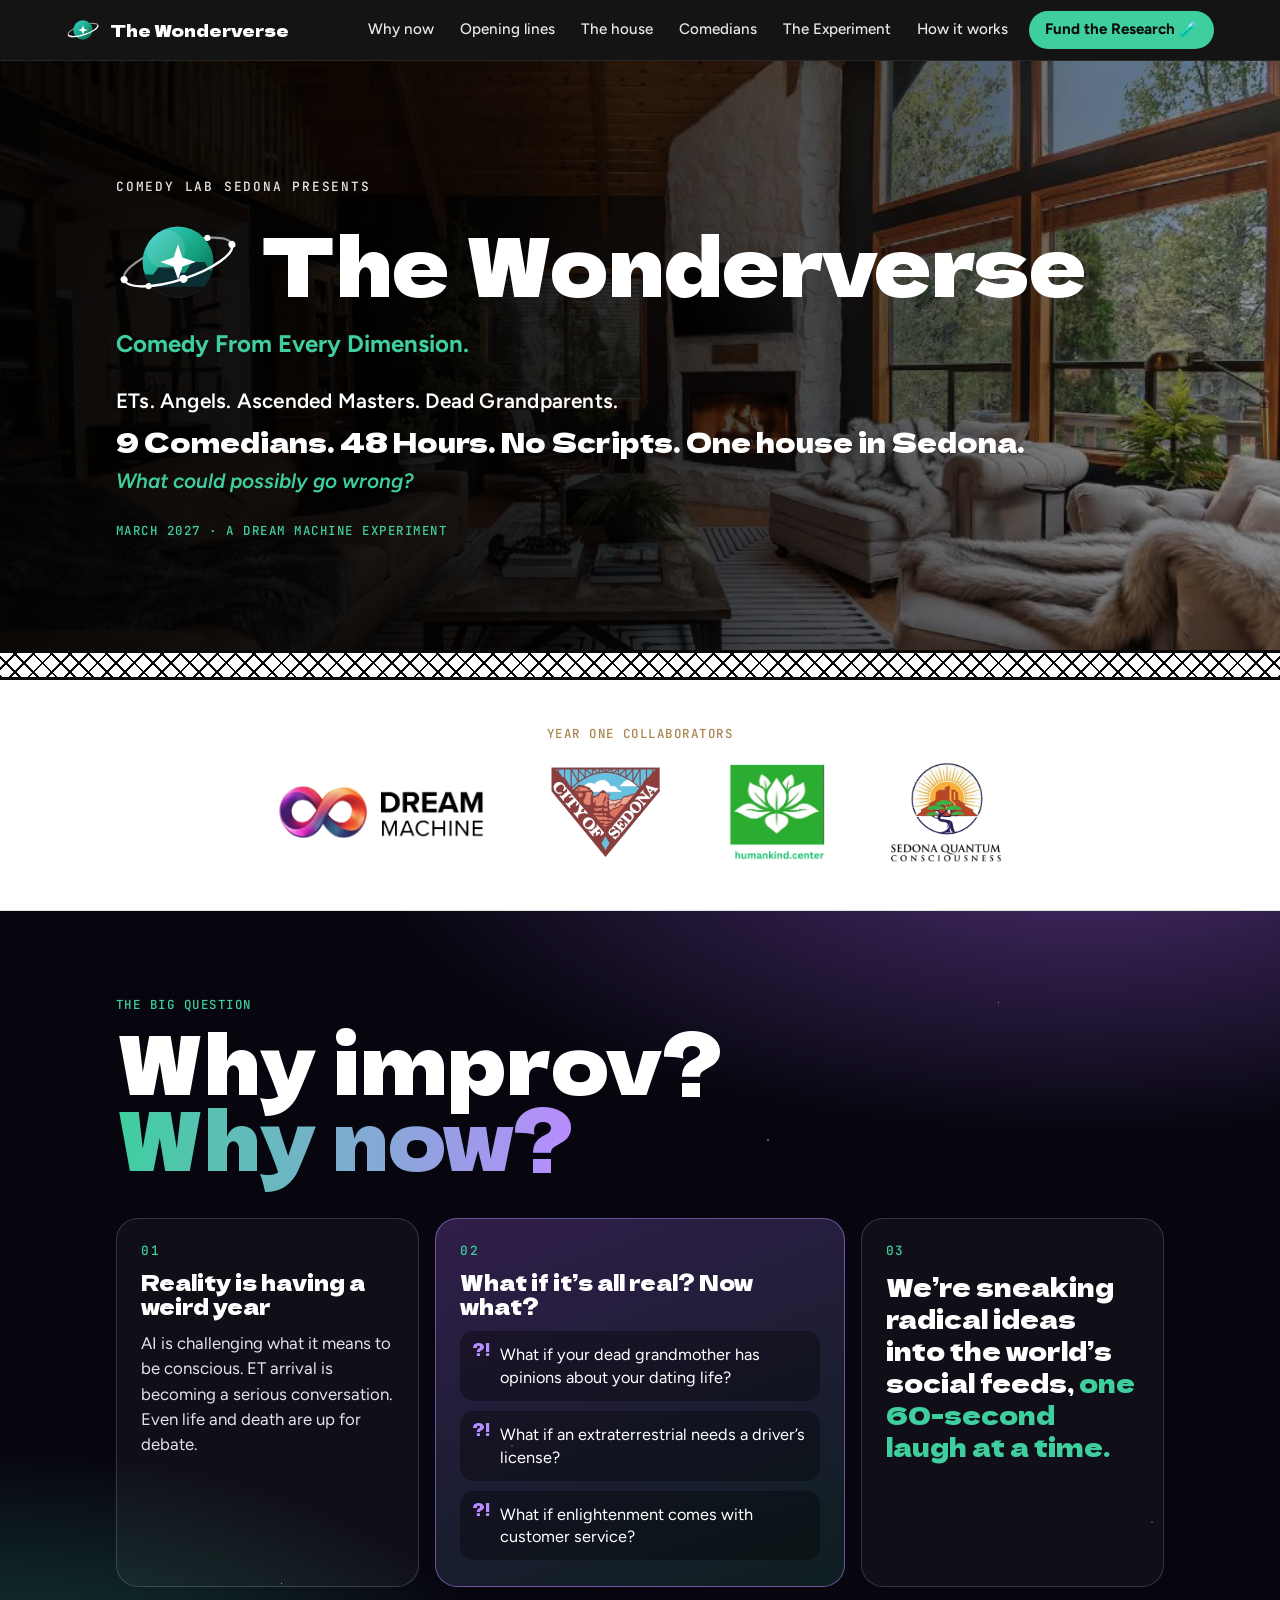
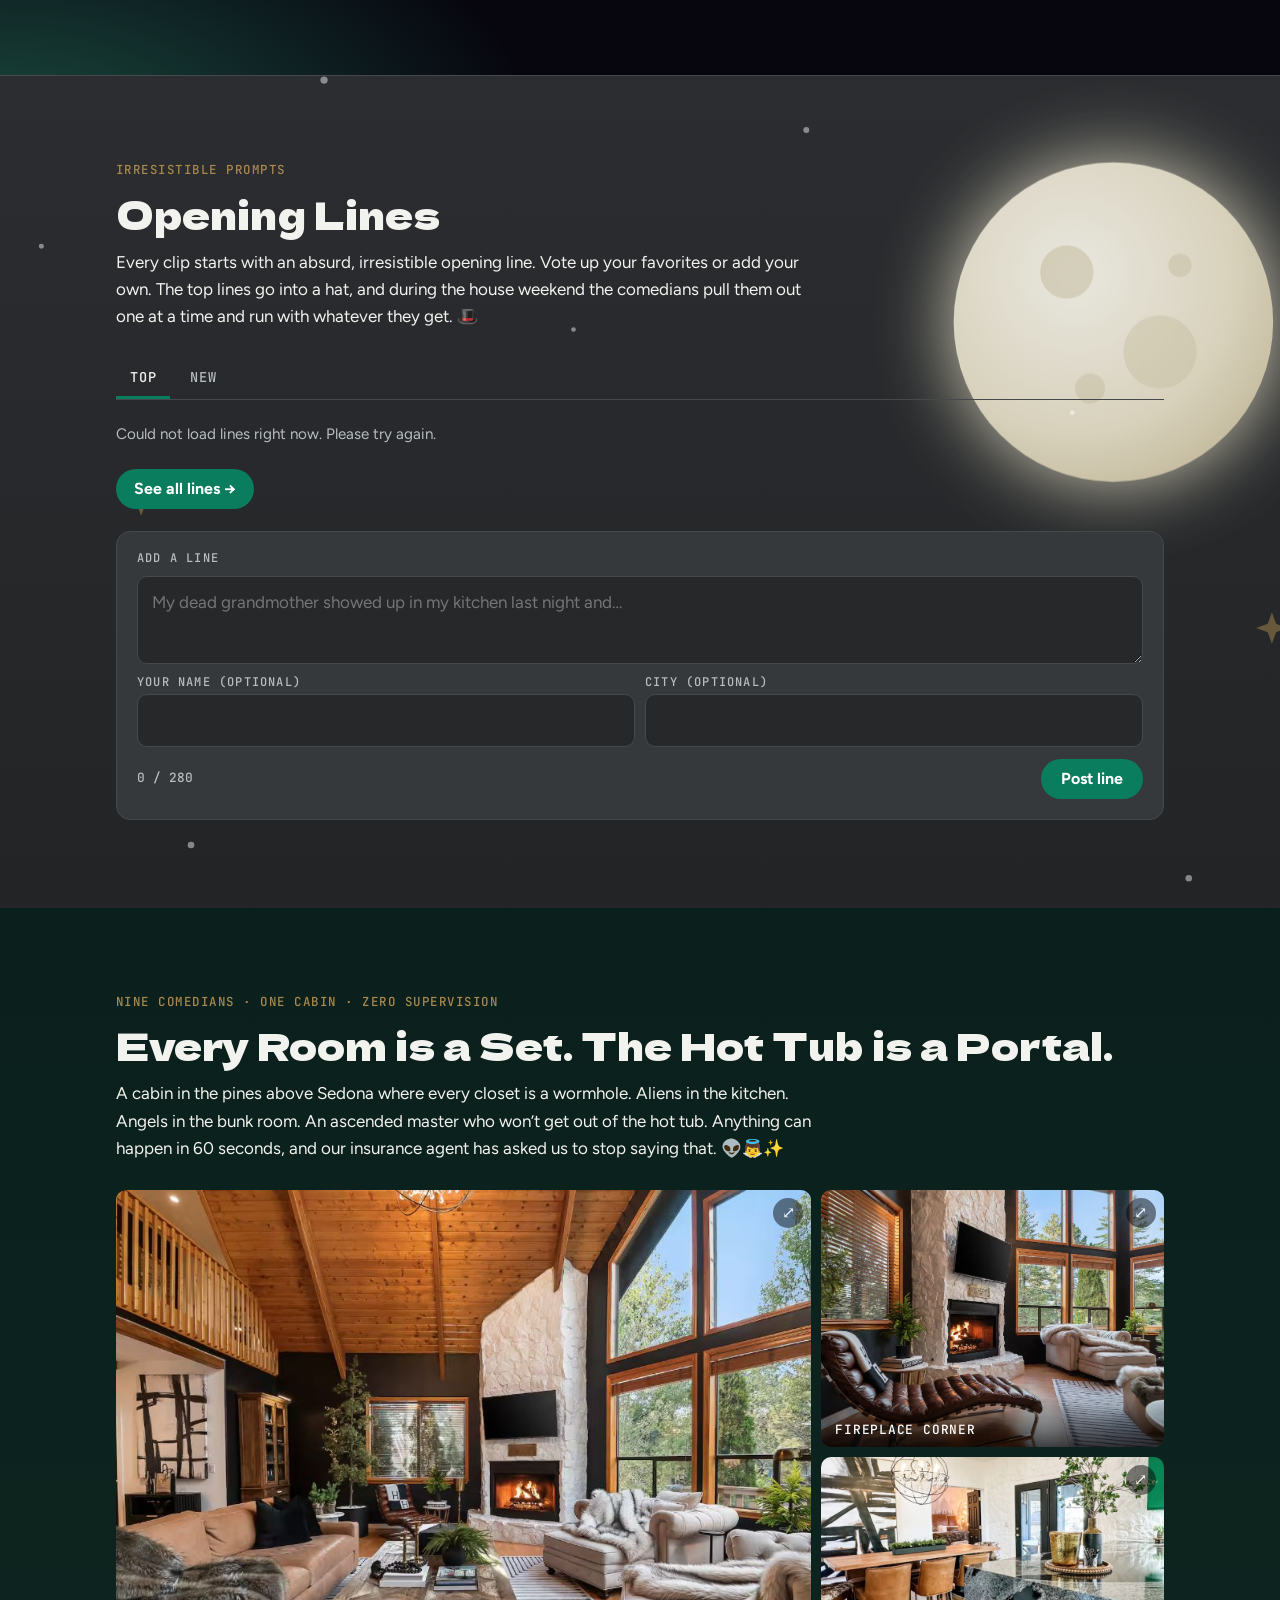
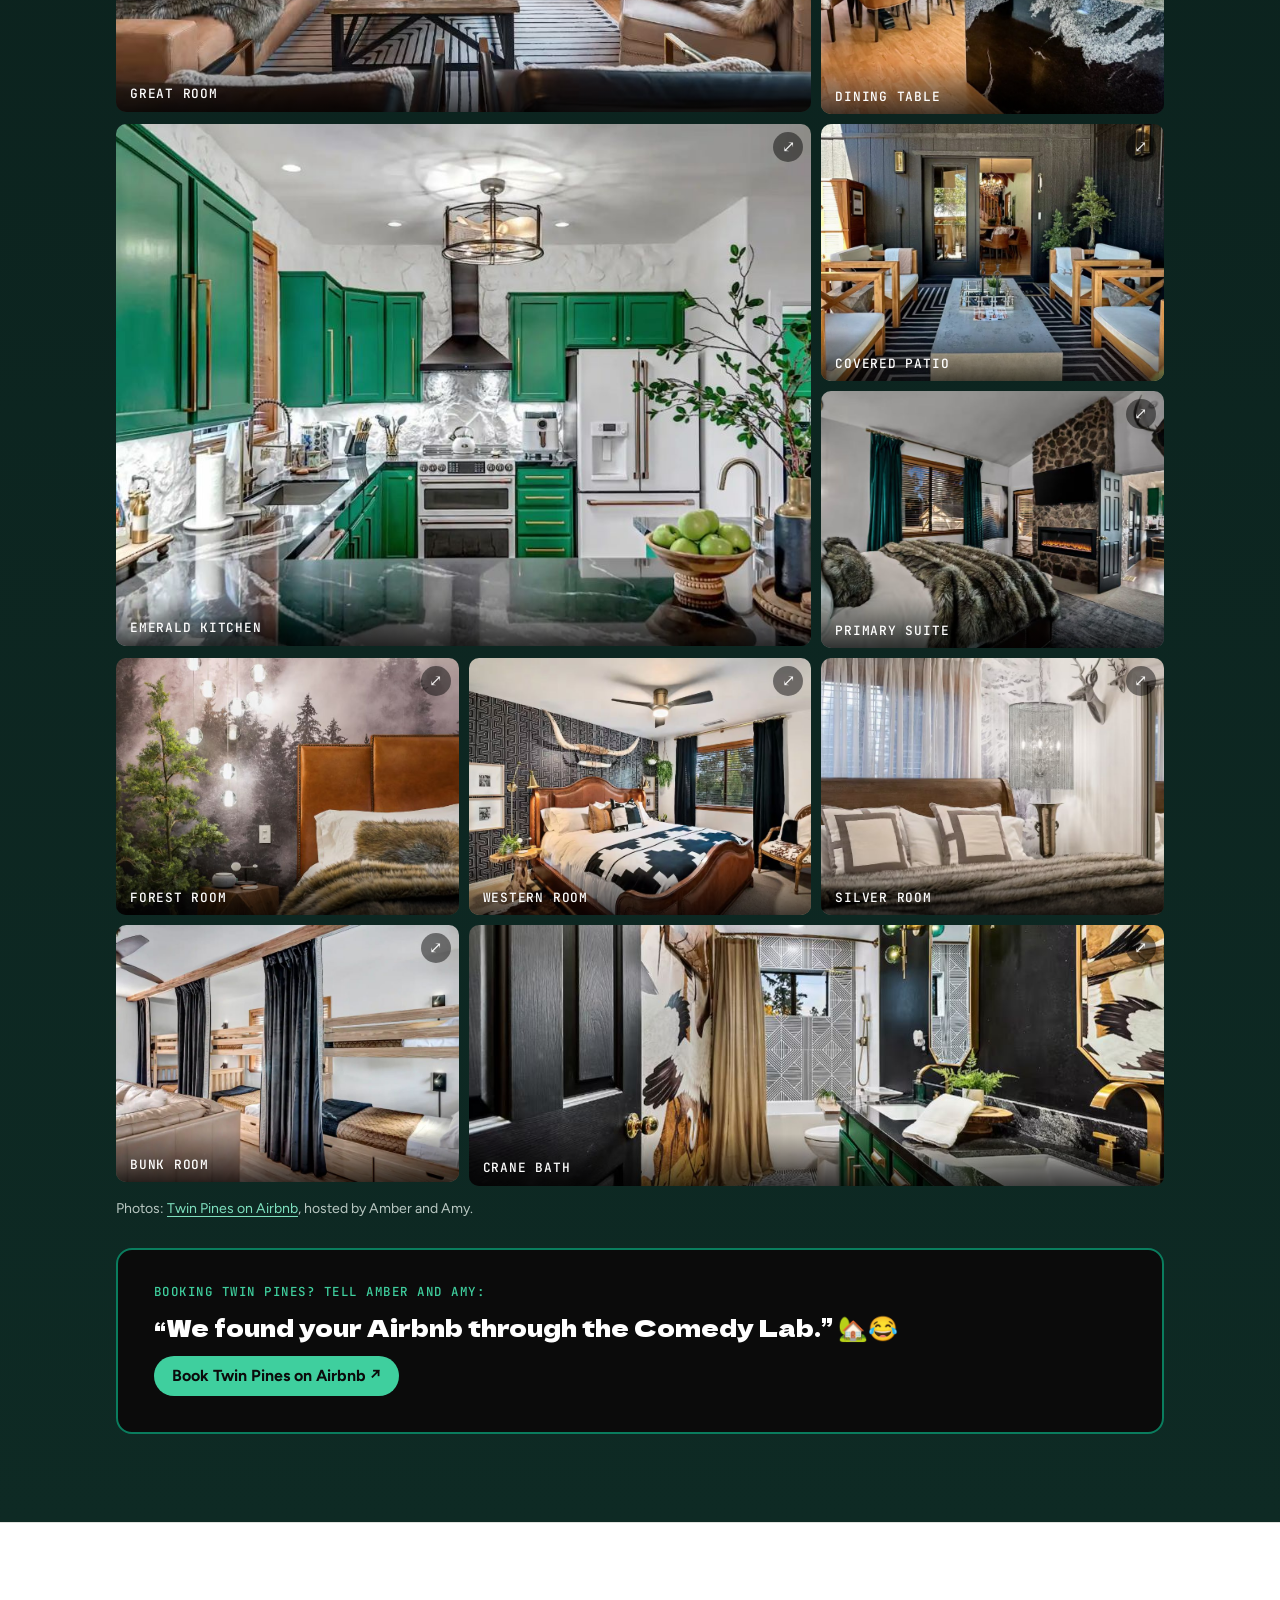
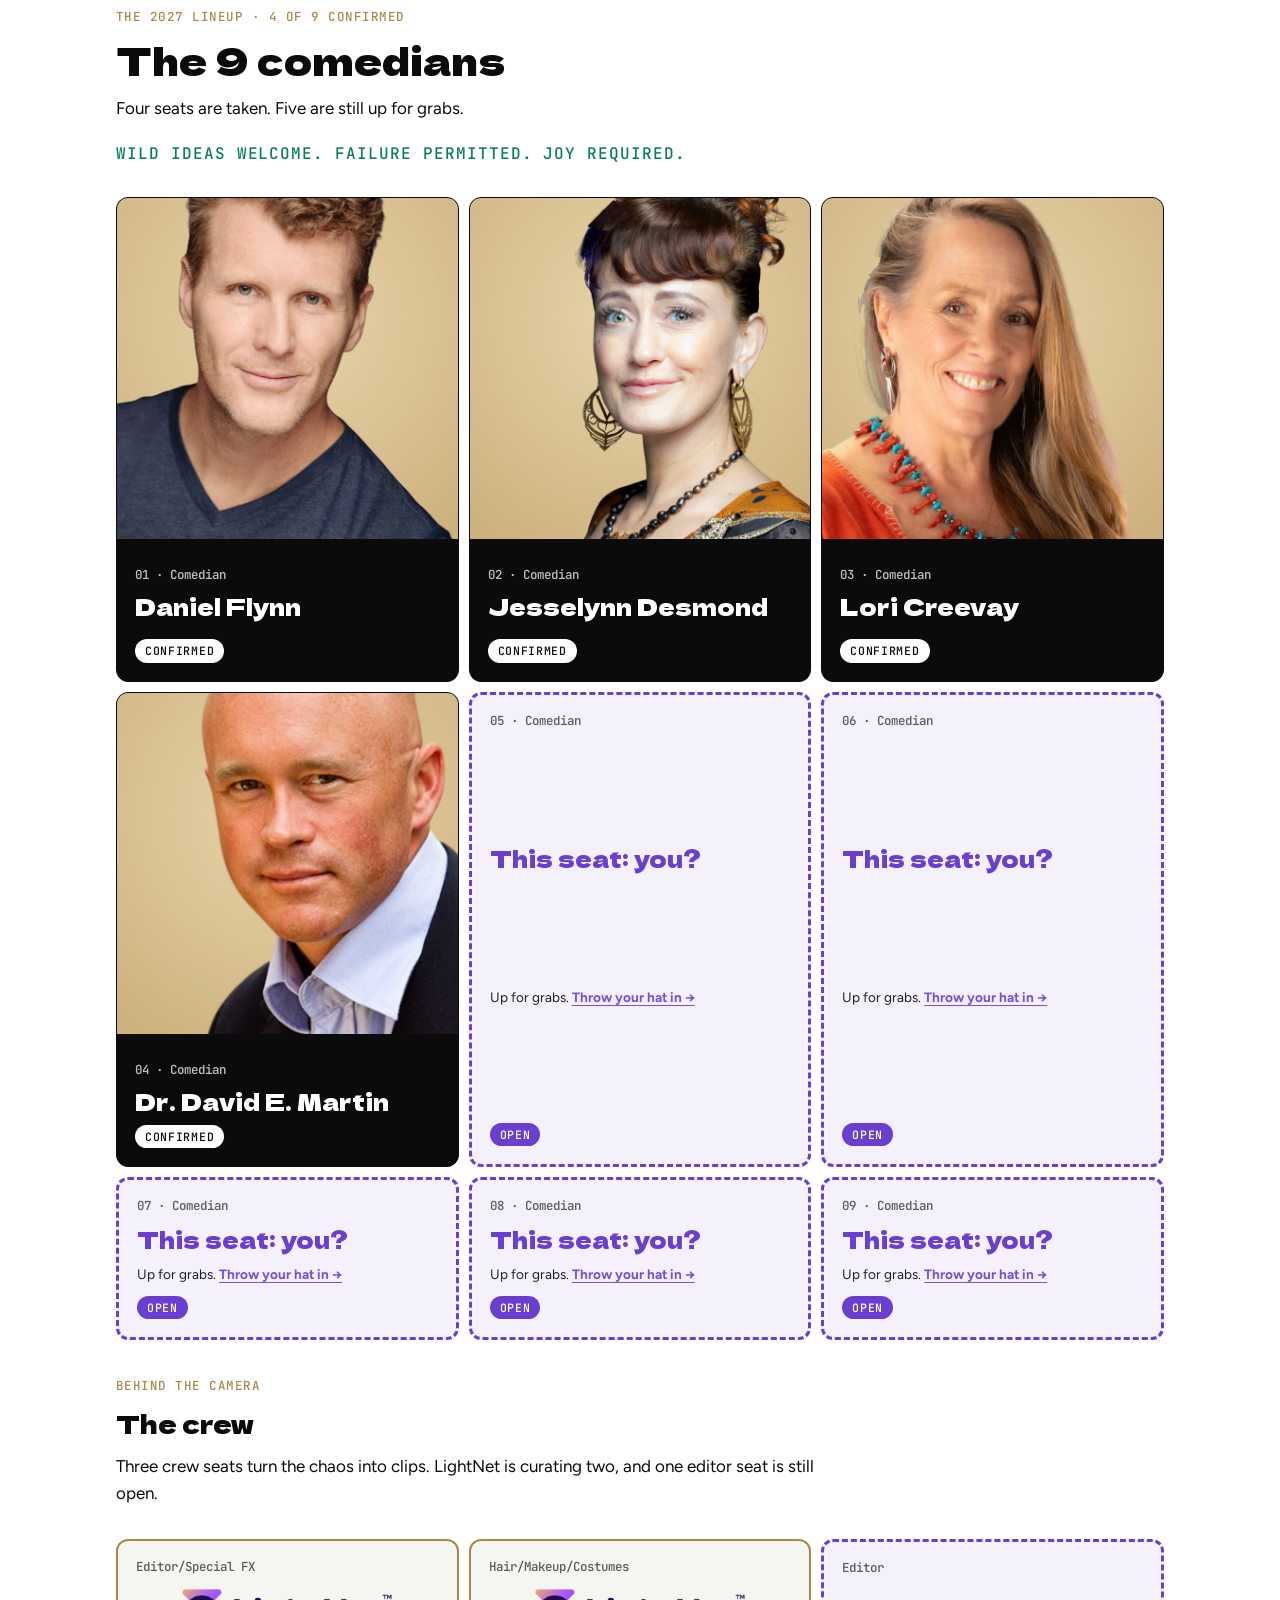
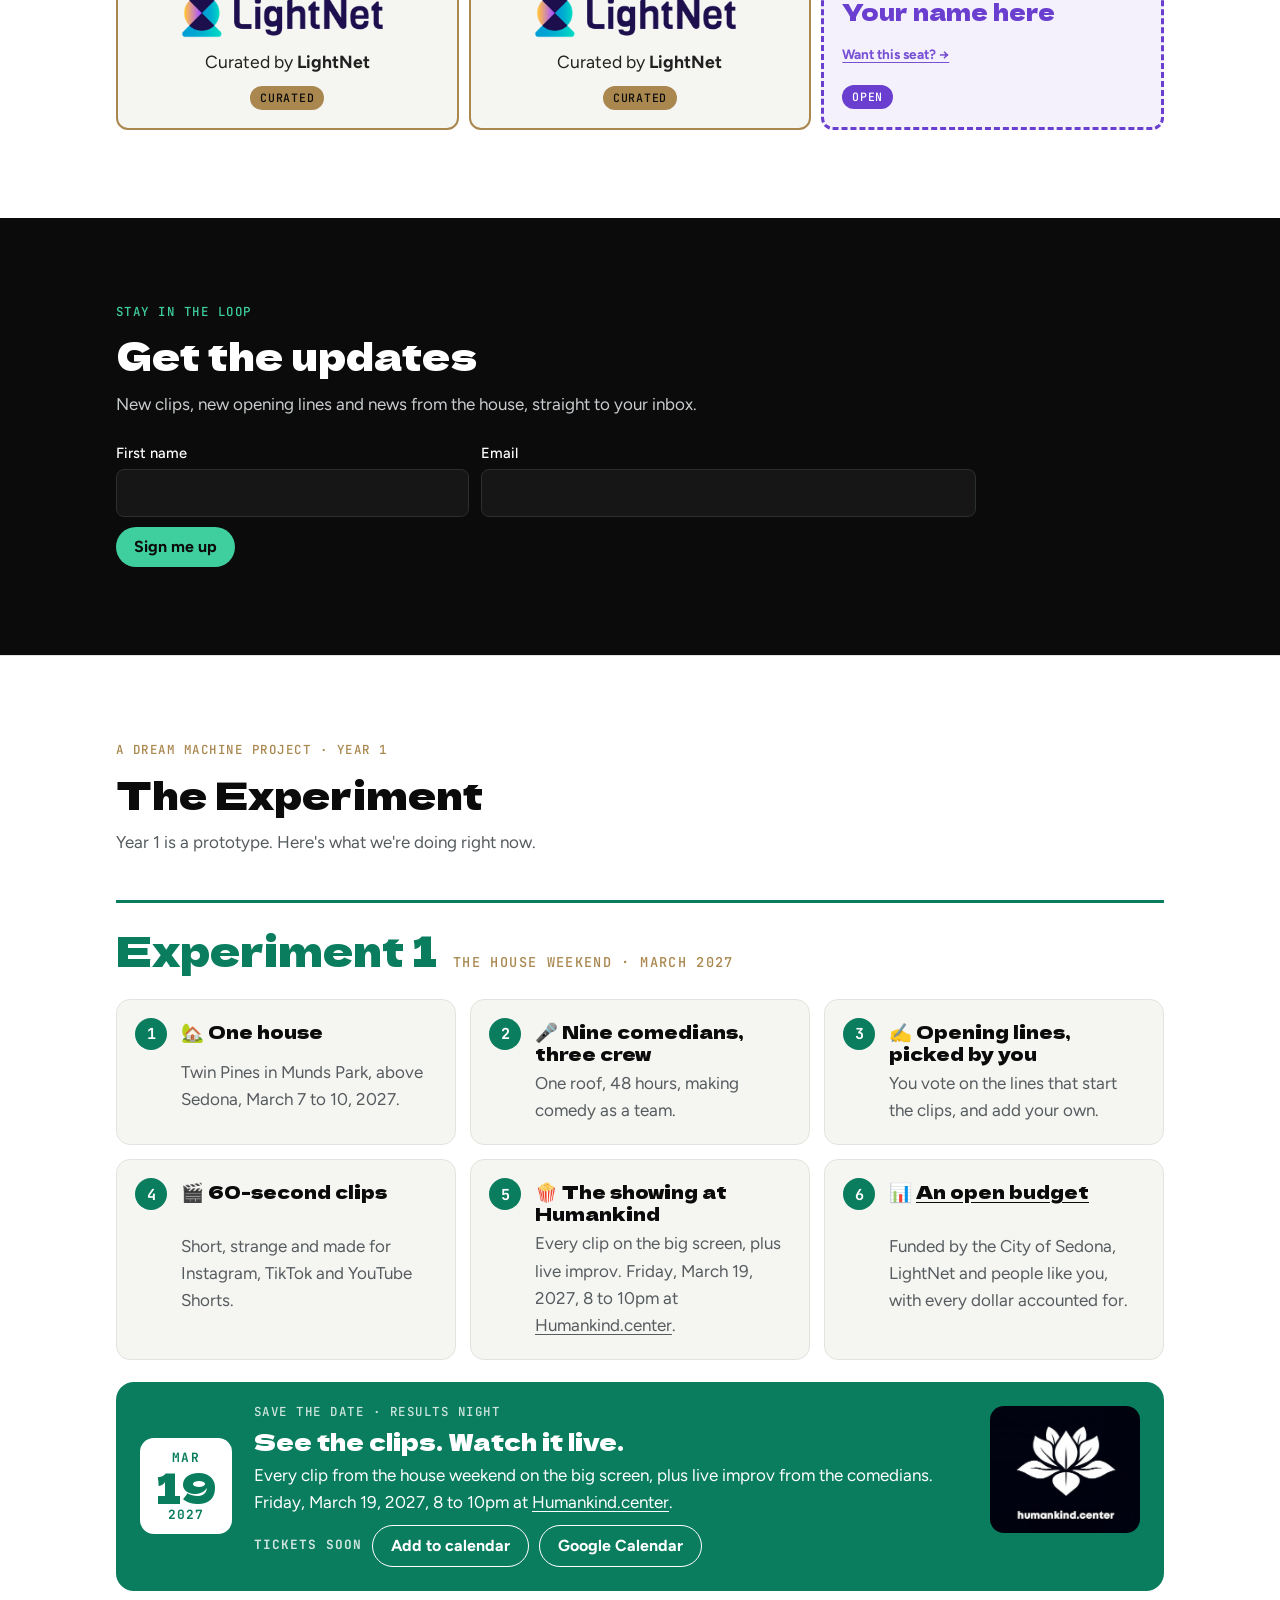
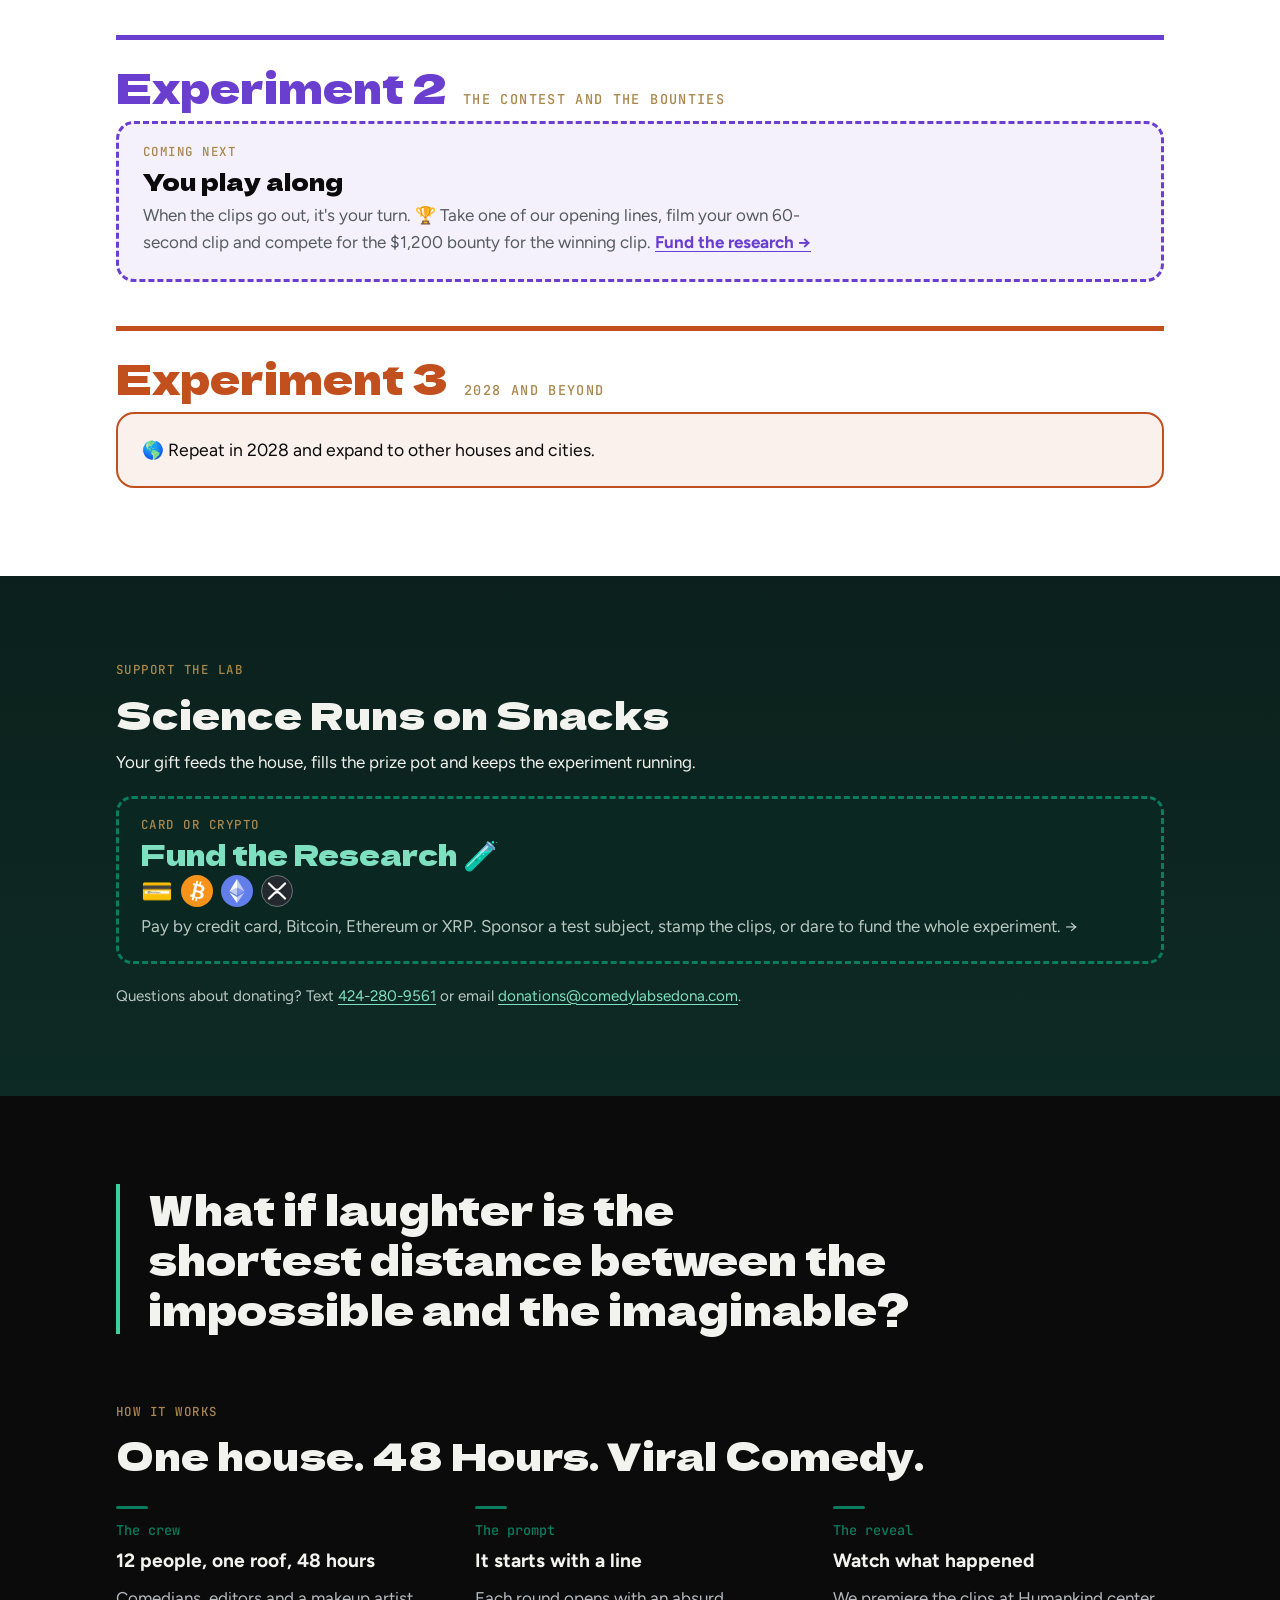
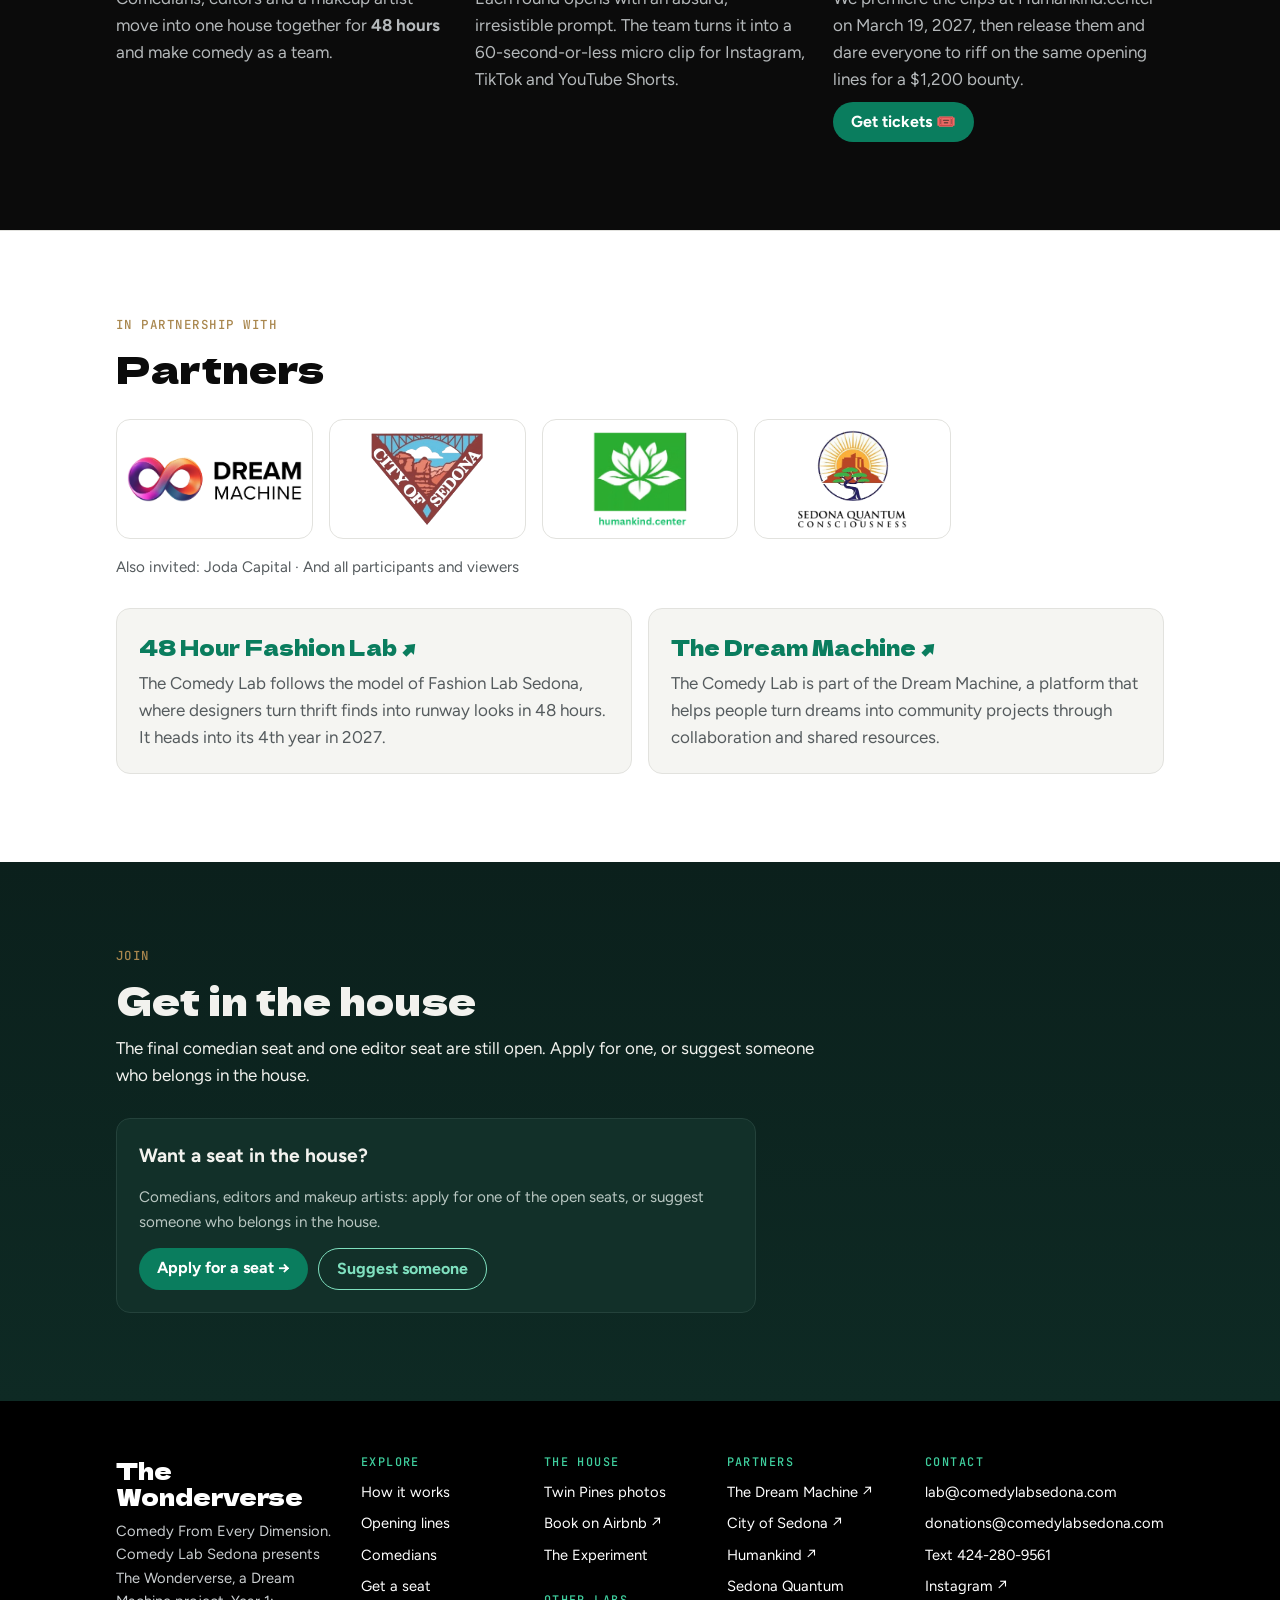
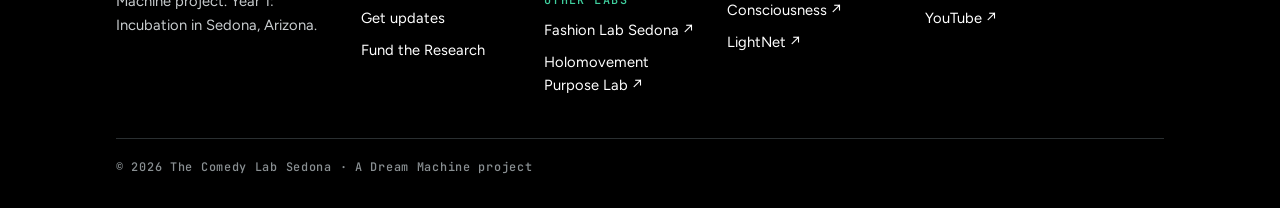
<file: site/index.html>
<!doctype html>
<html lang="en">
<head>
<meta charset="utf-8">
<link rel="icon" type="image/png" sizes="64x64" href="assets/img/favicon-64.png">
<link rel="apple-touch-icon" href="assets/img/apple-touch-icon.png">
<script src="assets/js/favicon.js" defer></script>
<script src="assets/js/nav.js" defer></script>
<meta name="viewport" content="width=device-width,initial-scale=1,viewport-fit=cover">
<title>The Wonderverse · Comedy Lab Sedona</title>
<meta name="description" content="Comedy Lab Sedona presents The Wonderverse: Comedy From Every Dimension. 9 comedians. 48 hours. No scripts. One house in Sedona. What could possibly go wrong?">
<meta property="og:title" content="The Wonderverse | Comedy Lab Sedona">
<meta property="og:description" content="9 comedians. 48 hours. No scripts. One house in Sedona. What could possibly go wrong?">
<meta property="og:image" content="https://comedylabsedona.com/assets/img/og-card.jpg?v=2">
<meta property="og:url" content="https://comedylabsedona.com/">
<meta name="twitter:card" content="summary_large_image">
<meta name="twitter:title" content="The Wonderverse | Comedy Lab Sedona">
<meta name="twitter:description" content="9 comedians. 48 hours. No scripts. One house in Sedona. What could possibly go wrong?">

<script>document.documentElement.classList.add('js')</script>
<script>
/* Google Analytics 4: paste the Measurement ID (G-XXXXXXX) to switch it on. */
(function(){var GA_ID='';if(!GA_ID)return;var s=document.createElement('script');s.async=true;s.src='https://www.googletagmanager.com/gtag/js?id='+GA_ID;document.head.appendChild(s);window.dataLayer=window.dataLayer||[];window.gtag=function(){dataLayer.push(arguments)};gtag('js',new Date());gtag('config',GA_ID);})();
</script>
<link rel="preconnect" href="https://fonts.googleapis.com">
<link rel="stylesheet" href="https://fonts.googleapis.com/css2?family=Dela+Gothic+One&family=Figtree:wght@400;500;700&family=JetBrains+Mono:wght@500&display=swap">
<style>
body{margin:0}img{max-width:100%}[hidden]{display:none!important}

/* Layout: black-and-white glam like the house: black hero over the great room, a geometric tile band, white page, emerald and brass accents; lineup as a 3x3 board */
:root{
  --bg:#FFFFFF; --surface:#F5F5F2; --fg:#0B0B0B; --muted:#555B5E;
  --rock:#0A7D5E; --juniper:#0B0B0B; --brass:#A9874E; --dusk1:#000000; --dusk-mid:#0F2F33; --dusk2:#0B7472; --line:#E2E2DE;
  --on-dusk:#FFFFFF;
  --display:"Dela Gothic One","Arial Black",Impact,sans-serif;
  --body:"Figtree","Segoe UI",system-ui,sans-serif;
  --mono:"JetBrains Mono",ui-monospace,Menlo,monospace;
}
@media (prefers-color-scheme: dark){:root:not([data-theme="light"]){
  --bg:#0B0B0B; --surface:#161616; --fg:#F4F4F2; --muted:#A9AEB0;
  --rock:#3FCF9E; --juniper:#1E5E4A; --brass:#C9A66B; --dusk1:#000000; --dusk-mid:#0A2427; --dusk2:#0A6664; --line:#2A2F31; color-scheme:dark}}
:root[data-theme="dark"]{
  --bg:#0B0B0B; --surface:#161616; --fg:#F4F4F2; --muted:#A9AEB0;
  --rock:#3FCF9E; --juniper:#1E5E4A; --brass:#C9A66B; --dusk1:#000000; --dusk-mid:#0A2427; --dusk2:#0A6664; --line:#2A2F31; color-scheme:dark}
*{box-sizing:border-box}
body{background:var(--bg);color:var(--fg);font:400 1.0625rem/1.6 var(--body)}
a{color:var(--rock);text-underline-offset:3px}
a:focus-visible{outline:2px solid var(--rock);outline-offset:3px;border-radius:4px}
.wrap{max-width:1080px;margin:0 auto;padding-left:max(16px,env(safe-area-inset-left,0px));padding-right:max(16px,env(safe-area-inset-right,0px))}
h1,h2{font-family:var(--display);font-weight:400;line-height:1.05;text-wrap:balance;margin:0}
h2{font-size:clamp(1.7rem,4vw,2.4rem)}
.eyebrow{font:500 .78rem/1 var(--mono);letter-spacing:.12em;text-transform:uppercase;color:var(--muted)}
p{margin:0;max-width:65ch}
section{padding-block:clamp(48px,8vw,88px);border-top:1px solid var(--line)}
.stack{display:grid;gap:16px}

/* Hero */
.hero{background:linear-gradient(90deg,rgba(0,0,0,.94) 0%,rgba(0,0,0,.86) 42%,rgba(0,0,0,.35) 100%),url("assets/img/house/great-room.jpg") center/cover no-repeat,#000;color:var(--on-dusk);position:relative;overflow:hidden}
.hero .wrap{padding-block:clamp(56px,10vw,112px);display:grid;gap:24px;position:relative}
.hero h1{font-size:clamp(2.6rem,9vw,6rem)}
.hero .eyebrow{color:var(--on-dusk);opacity:.8}
.hero p{font-size:clamp(1.1rem,2.2vw,1.35rem)}
.mesa{display:none}
.tile-band{height:30px;background:repeating-linear-gradient(45deg,var(--fg) 0 2px,transparent 2px 13px),repeating-linear-gradient(-45deg,var(--fg) 0 2px,transparent 2px 13px),var(--bg);border-block:3px solid var(--fg)}
.eyebrow{color:var(--brass)}
.hero .eyebrow{color:#FFFFFF}
.facts{display:flex;flex-wrap:wrap;gap:10px;margin-top:8px}
.facts span{font:500 .85rem/1 var(--mono);border:1px solid color-mix(in srgb,var(--on-dusk) 45%,transparent);border-radius:999px;padding:9px 14px}
.credit{font-size:1rem;opacity:.9}

/* How it works */
.how{display:grid;grid-template-columns:repeat(auto-fit,minmax(230px,1fr));gap:28px;margin-top:32px}
.how div{display:grid;gap:8px;align-content:start;min-width:0}
.how b{font:500 .85rem/1 var(--mono);color:var(--rock)}
.how h3{margin:0;font-size:1.2rem}
.how p{color:var(--muted)}
.how>div{position:relative;padding-top:18px}
.how>div::before{content:"";position:absolute;left:0;top:0;height:3px;width:32px;border-radius:3px;background:var(--rock);transition:width .45s cubic-bezier(.3,1.3,.5,1)}
.how>div:hover::before{width:100%}
.how h3{transition:color .25s}
.how>div:hover h3{color:var(--rock)}
.how p a{color:var(--rock);font-weight:700}
.how-logo{display:block;width:72px}
.how-logo img{display:block;width:100%;height:auto;border-radius:8px}

/* Prompts */
.prompts{display:grid;gap:20px;margin-top:28px}
.prompt{background:var(--surface);border:1px solid var(--line);border-radius:14px;padding:24px;display:grid;gap:14px}
.prompt q{font-size:clamp(1.2rem,2.6vw,1.55rem);font-weight:500;line-height:1.35;quotes:"\201C" "\201D"}
.timer{display:flex;align-items:center;gap:12px;font:500 .8rem/1 var(--mono);color:var(--muted);font-variant-numeric:tabular-nums}
.timer i{flex:1;height:4px;border-radius:2px;background:var(--line);position:relative;overflow:hidden}
.timer i::after{content:"";position:absolute;inset:0;width:var(--w);background:var(--rock)}

/* House */
.gallery{display:grid;grid-template-columns:repeat(3,1fr);gap:10px;margin-top:28px}
.gallery a{position:relative;aspect-ratio:4/3;max-width:100%;border-radius:10px;overflow:hidden;display:flex;align-items:flex-end;padding:14px;color:var(--on-dusk);text-decoration:none;font-weight:700;
  background:linear-gradient(170deg,var(--g1),var(--g2))}
.gallery a:first-child{grid-column:span 2;grid-row:span 2;aspect-ratio:auto}
.gallery a span{position:relative;z-index:1}
.gallery a small{display:block;font:500 .72rem/1.3 var(--mono);opacity:.85;font-weight:500}
.gallery a::before{content:"";position:absolute;inset:0;background:radial-gradient(circle at 70% 20%,rgba(255,255,255,.18),transparent 55%)}
.gallery a:hover{filter:brightness(1.08)}
.house-meta{display:grid;grid-template-columns:repeat(auto-fit,minmax(200px,1fr));gap:24px;margin-top:28px}
.note{background:var(--surface);border:1px solid var(--line);border-radius:14px;padding:20px 22px;display:grid;gap:8px}
.note b{font-family:var(--mono);font-weight:500;font-size:.8rem;letter-spacing:.08em;text-transform:uppercase;color:var(--juniper)}

/* Lineup board */
.board{display:grid;grid-template-columns:repeat(3,minmax(0,1fr));gap:10px;margin-top:32px}
.slot{min-height:150px;border-radius:12px;padding:18px;display:grid;align-content:space-between;gap:12px;border:1px solid var(--line);background:var(--surface);min-width:0}
.slot .n{font:500 .78rem/1.3 var(--mono);color:var(--muted);overflow-wrap:anywhere}
@media (max-width:640px){.board{grid-template-columns:repeat(2,minmax(0,1fr))}.board.crew{grid-template-columns:minmax(0,1fr)}.board.crew .slot{min-height:0;grid-template-columns:1fr auto;align-items:center}.board.crew .slot .n,.board.crew .slot h3{grid-column:1}.board.crew .slot.curated{justify-items:start;text-align:left}.board.crew .slot .tag{grid-column:2;grid-row:1/span 3;align-self:center}}
.slot h3{margin:0;font-family:var(--display);font-weight:400;font-size:clamp(1rem,2.4vw,1.45rem);line-height:1.15;overflow-wrap:anywhere}
.tag{justify-self:start;font:500 .72rem/1 var(--mono);letter-spacing:.06em;text-transform:uppercase;border-radius:999px;padding:6px 10px}
.slot.in{background:var(--juniper);border-color:var(--juniper);color:#FFFFFF}
.slot.in .n{color:inherit;opacity:.75}
.slot.in .tag{background:#FFFFFF;color:#0B0B0B}
.slot.maybe{border:2px dashed var(--rock)}
.slot.maybe .tag{background:var(--rock);color:var(--bg)}
.slot.open{border-style:dashed}
.slot.wild{border:3px dashed var(--rock);background:var(--xbg)}@media (max-width:640px){.board .slot.wild{grid-column:1/-1}}.slot.wild h3{color:var(--rock)}.slot.wild .tag{background:var(--rock);color:var(--bg)}.slot.wild .bio a{color:var(--rock);font-weight:700}
.slot.curated{border:2px solid var(--brass);background:var(--surface)}
.slot.curated{justify-items:center;text-align:center}.slot.curated .n{justify-self:start}
.slot.curated .cur-logo{display:block;width:clamp(72px,60%,200px)}.slot.curated .bio{font-size:clamp(.9rem,1.6vw,1.1rem)}.slot.curated .cur-wide{width:clamp(120px,70%,220px)}@media (prefers-color-scheme:dark){:root:not([data-theme="light"]) .slot.curated .cur-logo img.on-white{background:#FFFFFF;border-radius:8px;padding:6px 8px;box-sizing:border-box}}:root[data-theme="dark"] .slot.curated .cur-logo img.on-white{background:#FFFFFF;border-radius:8px;padding:6px 8px;box-sizing:border-box}
.slot.curated .cur-word{font:400 clamp(1.4rem,3vw,2rem)/1 var(--display);color:var(--fg);text-decoration:none;letter-spacing:-.01em}
.slot.curated .tag{justify-self:center}.slot.curated .cur-logo img{width:100%;height:auto;display:block}
.slot.curated .tag{background:var(--brass);color:#0B0B0B}
.slot.open h3{color:var(--muted)}
.slot.open .tag{border:1px solid var(--line);color:var(--muted)}
.host{margin-top:28px;font-size:1.15rem}
.host strong{font-family:var(--display);font-weight:400}

/* Partners */
.partners{display:flex;flex-wrap:wrap;gap:10px;margin-top:24px}
.partners span{border:1px solid var(--line);background:var(--surface);border-radius:999px;padding:10px 18px;font-weight:700}
.partners span.collab{border-color:var(--rock);color:var(--rock)}
.links{display:grid;grid-template-columns:repeat(auto-fit,minmax(260px,1fr));gap:16px;margin-top:28px}
.links a{display:grid;gap:6px;padding:22px;border:1px solid var(--line);border-radius:14px;background:var(--surface);text-decoration:none;color:var(--fg)}
.links a b{font-family:var(--display);font-weight:400;font-size:1.3rem;color:var(--rock)}
.links a span{color:var(--muted)}
/* Logo */
.logo{display:flex;align-items:center;gap:18px;flex-wrap:wrap}
.logo svg{width:clamp(96px,16vw,140px);height:auto;flex:none}
.logo-words{display:grid;gap:6px;min-width:0}
.hero .logo-words h1{font-size:clamp(2.6rem,9vw,5.6rem)}
@media (max-width:699px){.eyebrow.one-line{white-space:nowrap;letter-spacing:.08em;font-size:min(.78rem,calc((100vw - 34px) / 30.8))}}
.title-row{display:flex;align-items:center;gap:clamp(10px,2vw,20px)}
.logo .title-row svg{width:clamp(64px,10vw,124px)}
.hero .title-row h1{font-size:clamp(2rem,8.2vw,5rem);min-width:0}
@media (min-width:700px){.hero .title-row h1{white-space:nowrap}}
@media (max-width:699px){.title-row{flex-direction:column;align-items:flex-start;gap:0}.logo .title-row svg{width:84px;margin:-12px 0 -10px -6px}.hero .title-row h1{font-size:min(calc((100vw - 36px) / 10.5),3.6rem);line-height:1.05;white-space:nowrap}}
.logo-words .tagline{font:700 clamp(1.15rem,2.4vw,1.5rem)/1.2 var(--body,"Figtree",sans-serif);color:#3FCF9E}
.logo-words .by{font:500 .8rem/1 var(--mono);letter-spacing:.14em;text-transform:uppercase;color:#FFFFFF;opacity:.9}

/* People */
.people{display:grid;grid-template-columns:repeat(auto-fit,minmax(280px,1fr));gap:16px;margin-top:28px}
.person{display:grid;grid-template-columns:64px 1fr;gap:16px;align-items:start;padding:20px;border:1px solid var(--line);border-radius:14px;background:var(--surface)}
.person > div{display:grid;gap:6px;min-width:0}
.avatar{width:64px;height:64px;border-radius:50%;display:grid;place-items:center;font-family:var(--display);font-size:1.2rem;color:#FFFFFF;background:var(--juniper)}
.avatar.alt{background:var(--rock)}
.person.solo{grid-template-columns:1fr}
.person-logo{display:block;width:170px;margin-bottom:6px}
.person-logo img{display:block;width:100%;height:auto}
.person h3{margin:0;font-size:1.2rem}
.person .role{font:500 .75rem/1.3 var(--mono);letter-spacing:.06em;text-transform:uppercase;color:var(--muted)}
.person p{color:var(--fg);font-size:.98rem}
.person .lk{display:flex;flex-wrap:wrap;gap:12px;font-size:.92rem}
.slot .bio{font-size:.85rem;line-height:1.4;opacity:.9}
.partners a{border:1px solid var(--line);background:var(--surface);border-radius:999px;padding:10px 18px;font-weight:700;text-decoration:none;color:var(--fg)}
.partners a:hover{border-color:var(--rock)}
.dm-badge{justify-self:start;display:inline-flex;align-items:center;gap:12px;flex-wrap:wrap;background:#FFFFFF;color:#111111;border-radius:999px;padding:10px 18px;text-decoration:none;font:500 .72rem/1 var(--mono);letter-spacing:.1em;text-transform:uppercase;max-width:100%}
.dm-badge img{height:22px;width:auto;max-width:100%}
.slot .face{width:72px;height:72px;border-radius:50%;object-fit:cover;border:3px solid var(--bg)}
.partners .invited{border-style:dashed}
.partners .invited small{font:500 .68rem/1 var(--mono);letter-spacing:.06em;text-transform:uppercase;color:var(--rock);margin-left:6px}

/* Vote and submit */
.vote-grid{display:grid;grid-template-columns:minmax(0,1.2fr) minmax(0,1fr);gap:24px;margin-top:28px;align-items:start}
.panel{background:var(--surface);border:1px solid var(--line);border-radius:14px;padding:22px;display:grid;gap:14px;min-width:0}
.panel h3{margin:0;font-size:1.2rem}
.panel .hint{color:var(--muted);font-size:.95rem}
.contenders{display:grid;gap:8px;list-style:none;margin:0;padding:0}
.contenders li{display:grid;grid-template-columns:1fr auto;gap:12px;align-items:center;padding:12px 14px;border:1px solid var(--line);border-radius:10px;background:var(--bg)}
.contenders li > div{display:grid;gap:4px;min-width:0}
.contenders b{font-size:1.05rem;overflow-wrap:anywhere}
.contenders .meta{display:flex;flex-wrap:wrap;gap:8px;align-items:center;font-size:.88rem;color:var(--muted);overflow-wrap:anywhere}
.contenders .tag{background:transparent;border:1px solid var(--rock);color:var(--rock)}
.contenders .tag.sugg{border-color:var(--juniper);color:var(--juniper)}
.upvote{display:grid;justify-items:center;gap:2px;min-width:64px;padding:8px 10px;border-radius:10px;border:1.5px solid var(--rock);background:transparent;color:var(--rock);font:700 .95rem/1 var(--body);cursor:pointer;font-variant-numeric:tabular-nums}
.upvote span{font:500 .68rem/1 var(--mono);letter-spacing:.06em;text-transform:uppercase}
.upvote[aria-pressed="true"]{background:var(--rock);color:var(--bg)}
.upvote:disabled{opacity:.5;cursor:not-allowed}
.upvote:focus-visible,button:focus-visible,input:focus-visible,select:focus-visible,textarea:focus-visible{outline:2px solid var(--rock);outline-offset:2px}
form{display:grid;gap:10px}
label{display:grid;gap:4px;font-weight:500;font-size:.92rem}
input,select,textarea{font:inherit;font-size:1rem;padding:10px 12px;border-radius:8px;border:1px solid var(--line);background:var(--bg);color:var(--fg);width:100%;min-width:0}
textarea{min-height:70px;resize:vertical}
.check{display:flex;gap:8px;align-items:flex-start;font-weight:400}
.check input{width:auto;margin-top:5px}
.btn{justify-self:start;font:700 1rem/1 var(--body);padding:12px 18px;border-radius:999px;border:0;background:var(--rock);color:var(--bg);cursor:pointer}
.btn.ghost{background:transparent;border:1.5px solid var(--rock);color:var(--rock)}
.btn:disabled{opacity:.5;cursor:not-allowed}
.status{font-size:.92rem;color:var(--juniper);min-height:1.2em}
.status.err{color:var(--rock)}
.joined{display:none;color:var(--juniper);font-weight:500}
.is-joined .joined{display:block}
.is-joined #join-form{display:none}
.admin{margin-top:28px}
.admin table{width:100%;border-collapse:collapse;font-size:.92rem}
.admin th,.admin td{text-align:left;padding:8px 10px;border-bottom:1px solid var(--line);vertical-align:top;overflow-wrap:anywhere}
.admin th{font:500 .72rem/1 var(--mono);letter-spacing:.08em;text-transform:uppercase;color:var(--muted)}
.scroll{overflow-x:auto}
.spot{margin:28px 0 0;display:grid;grid-template-columns:minmax(0,200px) minmax(0,1fr);gap:20px;align-items:end;max-width:640px}
.spot img{width:100%;height:auto;border-radius:12px;display:block}
.spot figcaption{display:grid;gap:8px;font-size:1.05rem}
.spot b{font-family:var(--display);font-weight:400;font-size:1.3rem}
.logos{display:flex;flex-wrap:wrap;gap:16px;margin-top:24px}
.logo-tile{display:grid;gap:8px;justify-items:center;text-decoration:none;color:var(--muted);font:500 .72rem/1.2 var(--mono);letter-spacing:.06em;text-transform:uppercase}
.logo-tile img.round{height:160px;object-fit:contain}
.logo-tile img{width:160px;height:auto;max-width:100%;border-radius:12px;display:block}

.photos{display:grid;grid-template-columns:repeat(3,minmax(0,1fr));grid-auto-flow:dense;gap:10px;margin-top:28px}
.ph{position:relative;padding:0;border:0;background:var(--surface);border-radius:10px;overflow:hidden;cursor:zoom-in;aspect-ratio:4/3;max-width:100%}
.ph.wide{grid-column:span 2;grid-row:span 2}
.ph.long{grid-column:span 2;aspect-ratio:8/3}
.ph img{width:100%;height:100%;object-fit:cover;display:block;transition:transform .4s}
.ph span{position:absolute;left:0;right:0;bottom:0;padding:26px 14px 10px;font:500 .8rem/1.2 var(--mono);letter-spacing:.06em;text-transform:uppercase;color:#FFFFFF;background:linear-gradient(transparent,rgba(0,0,0,.7));text-align:left}
.ph:hover img{transform:scale(1.04)}
.ph::after{content:"⤢";position:absolute;top:8px;right:8px;width:30px;height:30px;display:grid;place-items:center;border-radius:50%;background:rgba(0,0,0,.55);color:#FFFFFF;font-size:16px;line-height:1;opacity:.85;transition:transform .2s}
.ph:hover::after{transform:scale(1.15);opacity:1}
.ph:focus-visible{outline:3px solid var(--rock);outline-offset:2px}
.credit-line{margin-top:12px;font-size:.88rem;color:var(--muted)}
#lightbox{padding:0;border:0;background:#000;max-width:min(1500px,96vw);width:100%;border-radius:8px;color:#FFFFFF}
#lightbox::backdrop{background:rgba(0,0,0,.85)}
#lightbox img{display:block;width:100%;height:auto;max-height:86vh;object-fit:contain;background:#000}
.lb-bar{display:flex;align-items:center;gap:10px;padding:10px 12px;font:500 .8rem/1 var(--mono);letter-spacing:.06em;text-transform:uppercase}
.lb-bar span{flex:1}
.lb-bar button{background:transparent;border:1px solid rgba(255,255,255,.4);color:#FFFFFF;border-radius:999px;width:38px;height:38px;cursor:pointer;font-size:1rem}
@media (max-width:640px){.photos{grid-template-columns:repeat(2,minmax(0,1fr))}.ph.wide{grid-row:auto}}
@media (prefers-reduced-motion:reduce){.ph img{transition:none}}
.ig{font-size:1rem}
.ig a{font-weight:700}
footer{padding-block:40px;border-top:1px solid var(--line);color:var(--muted);font-size:.9rem}

@media (max-width:820px){.vote-grid{grid-template-columns:1fr}}
@media (max-width:640px){
  .slot .face{width:56px;height:56px}
  .gallery{grid-template-columns:1fr 1fr}
  .gallery a:first-child{grid-column:span 2;grid-row:auto;aspect-ratio:16/10}
  .board{gap:8px}
  .slot{min-height:120px;padding:12px}
}
@media (prefers-reduced-motion:no-preference){
  .timer i::after{animation:fill 2.4s ease-out both}
  @keyframes fill{from{width:0}to{width:var(--w)}}
}
</style>
<style>
.signup__trap{position:absolute;left:-9999px;width:1px;height:1px;opacity:0}
.signup__done{font-weight:700;color:var(--juniper);margin:0}
.signup__soon{color:var(--muted);margin:0}
.picks{border:1px solid var(--line);border-radius:10px;padding:12px 14px;margin:0;display:grid;gap:8px}
.picks legend{font-weight:700;padding:0 6px}
.picks .tag{background:transparent;border:1px solid var(--rock);color:var(--rock);margin-left:6px}
a.btn{text-decoration:none;display:inline-block}
.updates{background:#0B0B0B;color:#FFFFFF;border-top:0}
.updates .eyebrow{color:#3FCF9E}
.updates p{color:#C9CDCF}
.updates-form{margin-top:24px;max-width:860px}
.updates-row{display:grid;grid-template-columns:1fr 1.4fr;gap:12px}
.updates label{color:#FFFFFF}
.updates input:not([type=checkbox]){background:#161616;border-color:#2A2F31;color:#FFFFFF}
.updates .consent{display:flex;gap:10px;align-items:flex-start;font-weight:400;font-size:.88rem;color:#A9AEB0}
.updates .consent input{width:auto;margin-top:3px;accent-color:#3FCF9E}
.updates .btn{background:#3FCF9E;color:#0B0B0B}
.updates .signup__done{color:#3FCF9E}
@media (max-width:720px){.updates-row{grid-template-columns:1fr}}
/* Fun: hover wiggles and lifts. Click effects live in fun.js. */
@media (prefers-reduced-motion:no-preference){
  .btn,a.btn{transition:transform .2s cubic-bezier(.3,1.6,.5,1),box-shadow .2s}
  .btn:hover,a.btn:hover{transform:translateY(-2px) rotate(-1.5deg);box-shadow:0 8px 18px rgba(0,0,0,.18)}
  .slot,.ph,.links a,.donate{transition:transform .25s cubic-bezier(.3,1.6,.5,1),box-shadow .25s}
  .slot:hover,.links a:hover{transform:translateY(-4px);box-shadow:0 14px 28px rgba(0,0,0,.12)}
  .slot.star:hover .portrait{animation:jiggle .5s ease}
  @keyframes jiggle{0%,100%{transform:rotate(0)}25%{transform:rotate(-2deg) scale(1.02)}75%{transform:rotate(2deg) scale(1.02)}}
  .hero svg,.back svg{cursor:pointer;transition:transform .3s}
  .hero svg:hover{animation:float 2.4s ease-in-out infinite}
  @keyframes float{0%,100%{transform:translateY(0) rotate(0)}50%{transform:translateY(-6px) rotate(-6deg)}}
  .slot.maybe{animation:glow 2.8s ease-in-out infinite}
  @keyframes glow{0%,100%{box-shadow:0 0 0 0 rgba(63,207,158,0)}50%{box-shadow:0 0 0 6px rgba(63,207,158,.25)}}
}
.seat-cta{align-content:start}
.cta-row{display:flex;flex-wrap:wrap;gap:10px}
a.btn.ghost{background:transparent;border:1.5px solid var(--rock);color:var(--rock)}
.unlock{display:grid;gap:4px;justify-items:start;margin-top:4px;padding:14px 18px;border:3px dashed var(--rock);border-radius:14px;background:color-mix(in srgb,var(--rock) 8%,var(--bg));color:var(--fg);text-decoration:none;position:relative}
.unlock-k{font:500 .72rem/1 var(--mono);letter-spacing:.12em;text-transform:uppercase;color:var(--rock)}
.unlock-v{font:400 clamp(1.5rem,3.4vw,2.1rem)/1.05 var(--display);color:var(--fg)}
.unlock:hover .unlock-v{color:var(--rock)}
.fund-cta{display:grid;gap:6px;margin-top:20px;padding:20px 22px;border:3px dashed var(--rock);border-radius:16px;text-decoration:none;color:var(--fg);background:color-mix(in srgb,var(--rock) 8%,var(--bg))}
.fund-cta b{font:400 clamp(1.3rem,3vw,1.8rem)/1.1 var(--display)}
.fund-cta span:last-child{color:var(--muted)}
.cta-coins{display:flex;align-items:center;gap:8px;font-size:1.6rem;line-height:1}.cta-coins svg{width:32px;height:32px}
.fund-cta:hover b{color:var(--rock)}
.vote-grid.solo{grid-template-columns:minmax(0,1fr);max-width:640px}
.exp{list-style:none;margin:28px 0 0;padding:0;display:grid;grid-template-columns:repeat(auto-fit,minmax(min(100%,300px),1fr));gap:14px;counter-reset:x}
.exp li{counter-increment:x;position:relative;display:grid;gap:6px;padding:20px 20px 20px 64px;border:1px solid var(--line);border-radius:14px;background:var(--surface)}
.exp li::before{content:counter(x);position:absolute;left:18px;top:18px;width:32px;height:32px;border-radius:50%;display:grid;place-items:center;background:var(--rock);color:var(--bg);font:700 .95rem/1 var(--mono)}
.exp b{font:400 1.15rem/1.2 var(--display)}
.exp span{color:var(--muted)}
.exp-next{margin-top:18px;font-weight:700}
.exp a{color:inherit;text-decoration:underline}
.save{margin-top:22px;display:grid;grid-template-columns:auto 1fr auto;gap:22px;align-items:center;padding:24px;border-radius:18px;background:var(--rock);color:var(--bg)}
.save__date{display:grid;justify-items:center;width:92px;padding:12px 0;border-radius:14px;background:var(--bg);color:var(--rock);font:700 .8rem/1.2 var(--mono);text-transform:uppercase;letter-spacing:.08em}
.save__date b{font:400 2.6rem/1 var(--display);letter-spacing:0}
.save__body{display:grid;gap:8px;grid-column:2;grid-row:1}
.save__logo{grid-column:3;grid-row:1;display:block;width:150px;border-radius:14px;overflow:hidden;background:#0B0B12;align-self:start}
.save__logo img{display:block;width:100%;height:auto}
.save .eyebrow{color:inherit;opacity:.8}
.save h3{margin:0;font:400 1.5rem/1.15 var(--display)}
.save p{margin:0;max-width:62ch}
.save__soon{align-self:center;font:700 .8rem/1 var(--mono);text-transform:uppercase;letter-spacing:.08em;opacity:.8}
.save a:not(.btn){color:inherit;text-decoration:underline}
.save .btn{background:var(--bg);color:var(--rock)}
.save .btn.ghost{background:transparent;color:inherit;border-color:currentColor}
@media(max-width:560px){.save{grid-template-columns:auto 1fr}.save__body{grid-column:1/-1;grid-row:2}.save__logo{grid-column:2;width:120px;justify-self:end}}
.xp{display:flex;flex-wrap:wrap;align-items:baseline;gap:6px 16px;margin-top:44px;padding-top:26px;border-top:3px solid var(--rock,#0A7D5E)}
.xp-tag{font:400 clamp(1.8rem,4.5vw,2.6rem)/1 "Dela Gothic One","Arial Black",sans-serif;color:var(--rock,#0A7D5E)}
.xp-sub{font:500 .85rem/1.2 "JetBrains Mono",monospace;letter-spacing:.1em;text-transform:uppercase;color:var(--brass,#A9874E)}
.xp-card{margin-top:14px;padding:22px 24px;border-radius:18px;background:var(--surface,#F5F5F2);border:1px solid var(--line,#E2E2DE)}
.xp-card p{margin:0;max-width:62ch;font-size:1.1rem}
.x2{--rock:#6A3FD0;--xbg:rgba(106,63,208,.07)}
.x3{--rock:#C2501E;--xbg:rgba(194,80,30,.08)}
@media (prefers-color-scheme:dark){:root:not([data-theme="light"]) .x2{--rock:#B49BFF;--xbg:rgba(180,155,255,.1)}:root:not([data-theme="light"]) .x3{--rock:#FF9A66;--xbg:rgba(255,154,102,.1)}}
:root[data-theme="dark"] .x2{--rock:#B49BFF;--xbg:rgba(180,155,255,.1)}:root[data-theme="dark"] .x3{--rock:#FF9A66;--xbg:rgba(255,154,102,.1)}
.xp.x2,.xp.x3{border-top-width:5px}
.xp-card.x3,.exp2.x2,.xpanel{background:var(--xbg);border-color:var(--rock)}
.xp-card.x3{border-width:2px}
.xpanel{padding:22px clamp(16px,3vw,26px);border:2px solid var(--rock);border-radius:18px}
.exp2{margin-top:14px;padding:22px 24px;border:3px dashed var(--rock);border-radius:18px;display:grid;gap:8px}
.exp2 h3{margin:0;font:400 1.5rem/1.15 var(--display)}
.exp2 p{margin:0;color:var(--muted);max-width:62ch}
.exp2 a{color:var(--rock);font-weight:700}
#prompts.moonlit{position:relative;overflow:hidden;isolation:isolate;--fg:#F2F2EE;--muted:#B8BDBF;--line:#45494C;--surface:#36393C;--bg:#26282A;background:linear-gradient(180deg,#2B2D30 0%,#222426 100%);color:var(--fg)}
#prompts.moonlit h2{color:var(--fg)}
.dark-green{--fg:#F2F2EE;--muted:#B9C7C2;--line:#24423B;--surface:#123029;--bg:#0B201C;background:linear-gradient(180deg,#0B201C,#0E2A24);color:var(--fg);border-top:0}
.dark-black{--fg:#F2F2EE;--muted:#B5B9BB;--line:#2A2D2F;--surface:#17191A;--bg:#0B0B0B;background:#0B0B0B;color:var(--fg);border-top:0}
.motto{margin:4px 0 0;font:500 clamp(.85rem,1.8vw,1rem)/1.4 var(--mono);letter-spacing:.06em;text-transform:uppercase;color:var(--rock)}
.whatif{margin:0 0 clamp(40px,7vw,72px);padding:0 0 0 clamp(16px,3vw,28px);border-left:4px solid #3FCF9E;font:400 clamp(1.5rem,4vw,2.6rem)/1.2 var(--display);color:#F2F2EE;max-width:26ch;text-wrap:balance}
#how .btn,#vote .btn:not(.ghost){color:#FFFFFF}
.person-logo img.on-white{background:#FFFFFF;border-radius:10px;padding:6px 10px;box-sizing:border-box}
.dark-green h2,.dark-green h3,.dark-black h2,.dark-black h3{color:var(--fg)}
.dark-green a:not(.btn),.dark-black a:not(.btn){color:#7FE0BF}
.dark-green a.btn.ghost,.dark-black a.btn.ghost,.dark-green .btn.ghost,.dark-black .btn.ghost{color:#7FE0BF;border-color:#7FE0BF}

#prompts.moonlit .btn{color:#FFFFFF}
.sky{position:absolute;inset:0;z-index:-1;pointer-events:none}
.sky .stars{position:absolute;inset:-10% 0;width:100%;height:120%;transform:translate3d(0,var(--sy,0),0)}
.sky .moon{position:absolute;right:max(-60px,calc(50% - 640px));top:40px;width:clamp(180px,26vw,340px);opacity:.9;filter:drop-shadow(0 0 40px rgba(255,248,220,.9));transform:translate3d(0,var(--my,0),0)}
@media(max-width:640px){.sky .moon{width:120px;right:-44px;top:-18px;opacity:.4}}
.pic{position:relative;overflow:hidden;outline:none;cursor:pointer;-webkit-tap-highlight-color:transparent}
.pic .portrait{position:relative;z-index:1;transition:opacity .35s}
.pic .alter{position:absolute;inset:0;z-index:2;width:100%;height:100%;opacity:0;transition:opacity .35s;pointer-events:none}
.alter-cap{position:absolute;z-index:3;left:8px;right:8px;bottom:8px;padding:6px 10px;border-radius:10px;background:rgba(11,11,11,.78);color:#fff;font:700 .8rem/1.25 var(--body);opacity:0;transform:translateY(8px);transition:opacity .35s,transform .35s;pointer-events:none}
.pic:hover .alter,.pic:focus-visible .alter,.pic.on .alter,.pic:hover .alter-cap,.pic:focus-visible .alter-cap,.pic.on .alter-cap{opacity:1;transform:none}
.pic:hover .portrait,.pic:focus-visible .portrait,.pic.on .portrait{opacity:0}
.slot.star:hover .pic .portrait{animation:none}
@media (max-width:640px){.slot.star .pic{height:100%}.alter-cap{font-size:.7rem;left:4px;right:4px;bottom:4px;padding:4px 6px}}
@media (prefers-reduced-motion:reduce){.pic .portrait,.pic .alter,.alter-cap{transition:none}}
.site-foot{background:#000;color:#C9CDCF;border-top:0;padding-block:56px 32px;font-size:.92rem}
.site-foot a{color:#FFFFFF;text-decoration:none}
.site-foot a:hover{color:#3FCF9E;text-decoration:underline}
.foot-grid{display:grid;grid-template-columns:minmax(0,1.4fr) minmax(0,1fr) minmax(0,1fr) minmax(0,1.1fr) max-content;gap:32px 28px}
.foot-title{display:block;font:400 1.5rem/1.1 var(--display);color:#FFFFFF;margin-bottom:10px}
.foot-house{display:grid;gap:28px;align-content:start}
.site-foot h4{margin:0 0 12px;font:500 .74rem/1 var(--mono);letter-spacing:.12em;text-transform:uppercase;color:#3FCF9E}
.site-foot ul{list-style:none;margin:0;padding:0;display:grid;gap:8px}
.site-foot li{overflow-wrap:anywhere}
.foot-contact a[href^="mailto:"]{white-space:nowrap}
.foot-legal{margin-top:40px;padding-top:20px;border-top:1px solid #2A2F31;font:500 .74rem/1.4 var(--mono);letter-spacing:.06em;color:#8A9093;max-width:none}
@media (max-width:1080px){.foot-grid{grid-template-columns:repeat(3,minmax(0,1fr))}}
@media (max-width:900px){.foot-grid{grid-template-columns:repeat(2,minmax(0,1fr))}.foot-brand,.foot-contact{grid-column:1/-1}}
/* Partner logos: pop in one by one when scrolled into view, lift on hover. */
@media (prefers-reduced-motion:no-preference){
  .js .collab-logos>*,.js .logo-grid>*{opacity:0;transform:translateY(18px) scale(.92);transition:opacity .6s ease,transform .6s cubic-bezier(.2,1.4,.4,1),box-shadow .25s ease}
  .js .seen>*{opacity:1;transform:none}
  .seen>:nth-child(2){transition-delay:.08s}.seen>:nth-child(3){transition-delay:.16s}.seen>:nth-child(4){transition-delay:.24s}.seen>:nth-child(5){transition-delay:.32s}
  .seen>*:hover{transition-delay:0s}
  .collab-logos.seen>*{animation:bob 5s ease-in-out .9s infinite}
  .collab-logos.seen>:nth-child(2n){animation-delay:1.9s}.collab-logos.seen>:nth-child(3n){animation-delay:2.6s}
  @keyframes bob{0%,100%{translate:0 0}50%{translate:0 -5px}}
  .collab-logos>*:hover{transform:translateY(-4px) scale(1.08) rotate(-2deg)}
  .logo-grid>*:hover{transform:translateY(-6px) rotate(-1.5deg);box-shadow:0 14px 28px rgba(0,0,0,.14)}
}
.donate-grid{display:grid;grid-template-columns:repeat(auto-fit,minmax(min(100%,300px),1fr));gap:16px;margin-top:28px}
.donate{display:grid;grid-template-columns:1fr;justify-items:center;text-align:center;align-content:start;gap:18px;padding:24px;border-radius:16px;background:#0B0B0B;color:#FFFFFF;border:2px solid var(--rock)}
.donate .coin{display:flex;align-items:center;gap:10px;font:400 1.35rem/1 var(--display);color:#FFFFFF}
.donate .coin svg{width:40px;height:40px;flex:none}
.donate .qr{display:block;background:#FFFFFF;border-radius:12px;padding:8px;line-height:0}
.donate .qr img{width:150px;height:150px}
.donate-info{display:grid;gap:12px;min-width:0}
.donate-info .eyebrow{color:#3FCF9E}
.donate code{font:500 clamp(.8rem,1.6vw,.95rem)/1.4 var(--mono);overflow-wrap:anywhere;color:#FFFFFF}
.donate-btns{display:flex;flex-wrap:wrap;gap:10px;justify-content:center}
.donate .tag-code{font-size:1.25rem;font-weight:700;color:#3FCF9E}
.donate .btn{background:#3FCF9E;color:#0B0B0B;text-decoration:none;display:inline-block}
.donate .btn.ghost{background:transparent;color:#3FCF9E;border:1.5px solid #3FCF9E}
.donate .hint{color:#A9AEB0;font-size:.85rem}
.btc-done{color:#3FCF9E;font-weight:700}
@media (max-width:620px){.donate{grid-template-columns:1fr;justify-items:center;text-align:center}.donate-btns{justify-content:center}}
.logo-grid{display:grid;grid-template-columns:repeat(5,minmax(0,1fr));gap:16px;margin-top:32px;align-items:center}
.logo-grid>*{height:120px;display:flex;align-items:center;justify-content:center;padding:10px;background:#FFFFFF;border:1px solid var(--line);border-radius:14px}
.logo-grid img{max-height:100%;max-width:100%;width:auto;height:auto;object-fit:contain}
@media (max-width:820px){.logo-grid{grid-template-columns:repeat(3,minmax(0,1fr))}}
@media (max-width:480px){.logo-grid{grid-template-columns:repeat(2,minmax(0,1fr))}.logo-grid>*{height:100px}}
.also{margin-top:16px;color:var(--muted);font-size:.95rem}
.hero-copy{display:grid;gap:10px;margin-top:4px}
.hero p.hook{font:400 clamp(1.25rem,2.6vw,1.7rem)/1.2 var(--display);color:#FFFFFF;margin:0}
.hero .hero-copy p.idc{margin:0;font:600 clamp(1.05rem,2vw,1.3rem)/1.35 var(--body,"Figtree",sans-serif);color:#FFFFFF;letter-spacing:.01em}
.hero p.wrong{font:italic 600 clamp(1.05rem,2vw,1.3rem)/1.35 var(--body,"Figtree",sans-serif);color:#3FCF9E;margin:0}
.hero .wrap>.eyebrow{margin-top:6px;color:#3FCF9E;opacity:1}
.why{background:radial-gradient(1200px 500px at 85% -10%,rgba(155,93,229,.45),transparent 60%),radial-gradient(900px 500px at 0% 110%,rgba(63,207,158,.35),transparent 60%),#07060F;color:#FFFFFF;position:relative;overflow:hidden}
.why::before{content:"";position:absolute;inset:0;background-image:radial-gradient(1px 1px at 12% 20%,#fff,transparent),radial-gradient(1px 1px at 78% 12%,#fff,transparent),radial-gradient(1.5px 1.5px at 40% 70%,#fff,transparent),radial-gradient(1px 1px at 90% 80%,#fff,transparent),radial-gradient(1px 1px at 22% 88%,#fff,transparent),radial-gradient(1.5px 1.5px at 60% 30%,#fff,transparent);opacity:.6;pointer-events:none}
.why .wrap{position:relative;display:grid;gap:clamp(28px,4vw,44px)}
.why .eyebrow{color:#3FCF9E}
.why h2{font-size:clamp(2.6rem,7vw,5rem);line-height:.95;margin-top:10px;color:#FFFFFF}
.why h2 span{background:linear-gradient(90deg,#3FCF9E,#B98CFF);-webkit-background-clip:text;background-clip:text;color:transparent}
.why-grid{display:grid;grid-template-columns:1fr 1.35fr 1fr;gap:16px;align-items:stretch}
.why-card{border:1px solid rgba(255,255,255,.16);border-radius:22px;padding:26px 24px;background:rgba(255,255,255,.04);display:grid;align-content:start;gap:12px}
.why-card h3{font:400 1.35rem/1.15 var(--display);margin:0;color:#FFFFFF}
.why-card p{margin:0;color:#E4E2EE;font-size:1.05rem;line-height:1.5}
.why-n{font:500 .8rem/1 var(--mono);letter-spacing:.14em;color:#3FCF9E}
.why-big{background:linear-gradient(160deg,rgba(155,93,229,.28),rgba(63,207,158,.12));border-color:rgba(185,140,255,.5)}
.why-ifs{list-style:none;margin:0;padding:0;display:grid;gap:10px}
.why-ifs li{background:rgba(0,0,0,.35);border-radius:14px;padding:12px 14px 12px 40px;position:relative;font-size:1.02rem;line-height:1.4}
.why-ifs li::before{content:"?!";position:absolute;left:12px;top:11px;font:400 .95rem/1 var(--display);color:#B98CFF}
.why-card.why-punch p{font:400 clamp(1.3rem,2.2vw,1.6rem)/1.25 var(--display);color:#FFFFFF}
.why-punch strong{font-weight:400;color:#3FCF9E}
.why-end{margin:0;max-width:30ch;font:400 clamp(1.3rem,3vw,2rem)/1.25 var(--display);color:#FFFFFF}
.why-end strong{font-weight:400;color:#3FCF9E}
@media (max-width:860px){.why-grid{grid-template-columns:1fr}}
.hero p.idc{font:500 clamp(.95rem,1.8vw,1.1rem)/1.4 var(--mono);color:#3FCF9E;margin-top:-10px}
.slot.star{padding:0;overflow:hidden;align-content:start}
.board .slot.open{align-content:center}
.slot.star .portrait{width:100%;height:auto;aspect-ratio:1;object-fit:cover;display:block;align-self:start}
.slot.star .info{display:grid;gap:10px;padding:16px 18px 18px;justify-items:start;align-content:center}
.socials{display:flex;gap:6px}
.socials a{display:grid;place-items:center;width:36px;height:36px;border-radius:50%;background:#FFFFFF;color:#0B0B0B}
.socials a svg{width:20px;height:20px}
.socials a[href=""]{display:none}
@media (max-width:640px){.board .slot.star{grid-column:1/-1;grid-template-columns:44% 1fr}.slot.star .portrait{height:100%;aspect-ratio:auto}}
.found{margin-top:28px;display:grid;gap:14px;justify-items:start;padding:clamp(22px,4vw,36px);border-radius:16px;background:#0B0B0B;color:#FFFFFF;border:2px solid var(--rock)}
.found .eyebrow{color:#3FCF9E}
.found-q{font-family:var(--display);font-size:clamp(1.1rem,2.6vw,1.5rem);line-height:1.2;max-width:none}
.found .btn{text-decoration:none;display:inline-block;background:#3FCF9E;color:#0B0B0B}
.collab-banner{background:#FFFFFF;border-top:0;padding-block:clamp(32px,5vw,48px)}
.collab-banner .wrap{display:grid;gap:22px;justify-items:center;text-align:center}
.collab-logos{display:flex;flex-wrap:wrap;justify-content:center;align-items:center;gap:clamp(24px,5vw,64px)}
.collab-logos a{display:block;border-radius:8px}
.collab-logos img{width:auto;max-width:100%;display:block}
@media (max-width:640px){.collab-logos{gap:10px;flex-wrap:nowrap}.collab-logos img{height:auto!important;max-height:56px;max-width:17vw}}
.board.houses{grid-template-columns:repeat(auto-fit,minmax(220px,1fr));margin-top:24px}
.slot.in .bio a,.slot.open .bio a{color:inherit}
</style>
<link rel="stylesheet" href="assets/css/lines.css">
</head>
<body>
<header class="hero">
  <svg class="mesa" viewBox="0 0 1200 90" preserveAspectRatio="none" aria-hidden="true"><path fill="#000000" d="M0 90V62h90l20-22h130l14 18h120l30-40h160l22 30h80l18-14h200l26 26h120l30-20h140V90z"/></svg>
  <div class="wrap">
    <div class="logo">
      
      <div class="logo-words"><span class="by">Comedy Lab Sedona presents</span><div class="title-row"><svg viewBox="0 0 140 140" role="img" aria-label="The Wonderverse logo: a planet circled by five orbiting dimensions">
        <defs><linearGradient id="dm" x1="0" y1="0" x2="1" y2="1"><stop offset="0" stop-color="#3FD6CF"/><stop offset=".55" stop-color="#14A37F"/><stop offset="1" stop-color="#0A4F3E"/></linearGradient><clipPath id="globe"><circle cx="70" cy="70" r="40"/></clipPath></defs>
        <ellipse cx="70" cy="70" rx="64" ry="20" fill="none" stroke="#FFFFFF" stroke-width="2.5" opacity=".55" transform="rotate(-18 70 70)"/>
        <circle cx="70" cy="70" r="40" fill="url(#dm)"/>
        <g clip-path="url(#globe)">
          <path fill="#0B2E33" d="M28 84h14l6-8h16l4 6h10l8-12h14l6 10h14v40H28z"/>
          <path fill="#111111" d="M28 98h84v20H28z"/>
          <circle cx="56" cy="56" r="22" fill="#FFFFFF" opacity=".12"/>
        </g>
        <path d="M6 70A64 20 0 0 0 134 70" fill="none" stroke="#FFFFFF" stroke-width="2.5" transform="rotate(-18 70 70)"/>
        <g fill="#FFFFFF" transform="rotate(-18 70 70)">
          <circle cx="6" cy="70" r="4"/><circle cx="134" cy="70" r="4"/>
          <circle cx="30" cy="85.6" r="3.5"/><circle cx="110" cy="54.4" r="3.5"/>
          <circle cx="70" cy="90" r="4.5"/>
        </g>
        <path d="M70 50 L75 65 L90 70 L75 75 L70 90 L65 75 L50 70 L65 65Z" fill="#FFFFFF"/>
      </svg><h1>The Wonderverse</h1></div><span class="tagline">Comedy From Every Dimension.</span></div>
    </div>
    <div class="hero-copy">
      <p class="idc">ETs. Angels. Ascended Masters. Dead Grandparents.</p>
      <p class="hook">9 Comedians. 48 Hours. No Scripts. One house in Sedona.</p>
      <p class="wrong">What could possibly go wrong?</p>
    </div>
    <div class="eyebrow">March 2027 · A Dream Machine Experiment</div>
  </div>
</header>
<div class="tile-band" aria-hidden="true"></div>
<section class="collab-banner" aria-label="Year One Collaborators"><div class="wrap">
  <div class="eyebrow">Year One Collaborators</div>
  <div class="collab-logos">
    <a href="https://thedreammachine.org" target="_blank" rel="noopener"><img src="assets/img/collab/dream-machine.png" alt="The Dream Machine" width="887" height="233" style="height:54px"></a>
    <a href="https://www.sedonaaz.gov" target="_blank" rel="noopener"><img src="assets/img/collab/city-of-sedona.png" alt="City of Sedona" width="227" height="189" style="height:96px"></a>
    <a href="https://humankind.center" target="_blank" rel="noopener"><img src="assets/img/collab/humankind.png" alt="Humankind, humankind.center" width="214" height="215" style="height:100px"></a>
    <a href="https://sedonaqc.org/" target="_blank" rel="noopener"><img src="assets/img/collab/sedona-quantum-consciousness.png" alt="Sedona Quantum Consciousness" width="290" height="261" style="height:100px"></a>
  </div>
</div></section>

<main>
<section id="why" class="why" aria-labelledby="why-h"><div class="wrap">
  <div class="why-head"><div class="eyebrow">The big question</div><h2 id="why-h">Why improv?<br><span>Why now?</span></h2></div>
  <div class="why-grid">
    <div class="why-card"><span class="why-n">01</span><h3>Reality is having a weird year</h3><p>AI is challenging what it means to be conscious. ET arrival is becoming a serious conversation. Even life and death are up for debate.</p></div>
    <div class="why-card why-big"><span class="why-n">02</span><h3>What if it’s all real? Now what?</h3>
      <ul class="why-ifs"><li>What if your dead grandmother has opinions about your dating life?</li><li>What if an extraterrestrial needs a driver’s license?</li><li>What if enlightenment comes with customer service?</li></ul></div>
    <div class="why-card why-punch"><span class="why-n">03</span><p>We’re sneaking radical ideas into the world’s social feeds, <strong>one 60-second laugh at a time.</strong></p></div>
  </div>
</div></section>

<section id="prompts" class="moonlit"><div class="sky" aria-hidden="true">
  <svg class="moon" viewBox="0 0 200 200"><defs><radialGradient id="mg" cx=".38" cy=".35" r=".7"><stop offset="0" stop-color="#FFFDF4"/><stop offset=".7" stop-color="#EDE6CF"/><stop offset="1" stop-color="#D9CFAF"/></radialGradient></defs>
    <circle cx="100" cy="100" r="96" fill="url(#mg)"/><circle cx="72" cy="70" r="16" fill="#D8CEAE" opacity=".55"/><circle cx="128" cy="118" r="22" fill="#D8CEAE" opacity=".45"/><circle cx="86" cy="140" r="9" fill="#D8CEAE" opacity=".5"/><circle cx="140" cy="66" r="7" fill="#D8CEAE" opacity=".5"/></svg>
  <svg class="stars" viewBox="0 0 1200 600" preserveAspectRatio="xMidYMid slice"><g fill="#FFFFFF" opacity=".45"><circle cx="80" cy="70" r="2"/><circle cx="240" cy="160" r="1.5"/><circle cx="410" cy="60" r="2.2"/><circle cx="560" cy="210" r="1.4"/><circle cx="700" cy="90" r="1.8"/><circle cx="860" cy="260" r="1.5"/><circle cx="1010" cy="140" r="2"/><circle cx="1140" cy="330" r="1.6"/><circle cx="150" cy="420" r="1.6"/><circle cx="330" cy="520" r="2"/><circle cx="620" cy="470" r="1.5"/><circle cx="930" cy="540" r="2"/><circle cx="1090" cy="470" r="1.4"/><circle cx="480" cy="340" r="1.2"/></g><g fill="#A9874E" opacity=".5"><path d="M300 300l3 8 8 3-8 3-3 8-3-8-8-3 8-3z"/><path d="M980 380l2.5 7 7 2.5-7 2.5-2.5 7-2.5-7-7-2.5 7-2.5z"/><path d="M760 40l2 6 6 2-6 2-2 6-2-6-6-2 6-2z"/></g></svg>
</div><div class="wrap">
  <div class="stack"><div class="eyebrow">Irresistible prompts</div><h2>Opening Lines</h2><p>Every clip starts with an absurd, irresistible opening line. Vote up your favorites or add your own. The top lines go into a hat, and during the house weekend the comedians pull them out one at a time and run with whatever they get. 🎩</p></div>
  <div class="lw" style="display:grid;gap:22px;margin-top:28px">
    <div class="tabs" role="tablist" aria-label="Sort lines">
      <button role="tab" aria-selected="true" data-sort="top">Top</button>
      <button role="tab" aria-selected="false" data-sort="new">New</button>
    </div>
    <p class="lw-note" id="preview" hidden>Preview mode: votes and lines are saved only in this browser until the shared database is connected.</p>
    <ol class="list" id="list" data-limit="5" aria-live="polite"></ol>
    <p><a class="btn" href="lines.html">See all lines →</a></p>
    <form class="add" id="add" autocomplete="on">
      <label for="text">Add a line</label>
      <textarea id="text" name="text" maxlength="280" required placeholder="My dead grandmother showed up in my kitchen last night and…"></textarea>
      <div class="row">
        <div style="display:grid;gap:6px"><label for="name">Your name (optional)</label><input id="name" name="name" maxlength="60"></div>
        <div style="display:grid;gap:6px"><label for="city">City (optional)</label><input id="city" name="city" maxlength="60"></div>
      </div>
      <div class="add-foot"><span class="count" id="count">0 / 280</span><button class="btn" type="submit">Post line</button></div>
      <p class="msg" id="msg" role="status" hidden></p>
    </form>
  </div>
</div></section>

<section id="house" class="dark-green"><div class="wrap">
  <div class="stack">
    <div class="eyebrow one-line">Nine comedians · One cabin · Zero supervision</div>
    <h2>Every Room is a Set. The Hot Tub is a Portal.</h2>
    <p>A cabin in the pines above Sedona where every closet is a wormhole. Aliens in the kitchen. Angels in the bunk room. An ascended master who won’t get out of the hot tub. Anything can happen in 60 seconds, and our insurance agent has asked us to stop saying that. 👽👼✨</p>
  </div>
  <div class="photos">
    <button type="button" class="ph wide" data-i="0"><img src="assets/img/house/great-room.jpg" alt="Great room at Twin Pines" width="977" height="650" loading="lazy"><span>Great room</span></button>
    <button type="button" class="ph" data-i="1"><img src="assets/img/house/fireplace.jpg" alt="Fireplace corner at Twin Pines" width="985" height="651" loading="lazy"><span>Fireplace corner</span></button>
    <button type="button" class="ph" data-i="2"><img src="assets/img/house/dining.jpg" alt="Dining table at Twin Pines" width="980" height="656" loading="lazy"><span>Dining table</span></button>
    <button type="button" class="ph wide" data-i="3"><img src="assets/img/house/kitchen.jpg" alt="Emerald kitchen at Twin Pines" width="981" height="645" loading="lazy"><span>Emerald kitchen</span></button>
    <button type="button" class="ph" data-i="4"><img src="assets/img/house/patio.jpg" alt="Covered patio at Twin Pines" width="886" height="646" loading="lazy"><span>Covered patio</span></button>
    <button type="button" class="ph" data-i="5"><img src="assets/img/house/primary-suite.jpg" alt="Primary suite at Twin Pines" width="980" height="647" loading="lazy"><span>Primary suite</span></button>
    <button type="button" class="ph" data-i="6"><img src="assets/img/house/forest-room.jpg" alt="Forest room at Twin Pines" width="973" height="636" loading="lazy"><span>Forest room</span></button>
    <button type="button" class="ph" data-i="7"><img src="assets/img/house/western-room.jpg" alt="Western room at Twin Pines" width="979" height="646" loading="lazy"><span>Western room</span></button>
    <button type="button" class="ph" data-i="8"><img src="assets/img/house/silver-room.jpg" alt="Silver room at Twin Pines" width="967" height="606" loading="lazy"><span>Silver room</span></button>
    <button type="button" class="ph" data-i="9"><img src="assets/img/house/bunk-room.jpg" alt="Bunk room at Twin Pines" width="966" height="648" loading="lazy"><span>Bunk room</span></button>
    <button type="button" class="ph long" data-i="10"><img src="assets/img/house/crane-bath.jpg" alt="Crane bath at Twin Pines" width="1000" height="639" loading="lazy"><span>Crane bath</span></button>
  </div>
  <p class="credit-line">Photos: <a href="https://www.airbnb.com/rooms/805076411524991297" target="_blank" rel="noopener">Twin Pines on Airbnb</a>, hosted by Amber and Amy.</p>
  <div class="found">
    <span class="eyebrow">Booking Twin Pines? Tell Amber and Amy:</span>
    <p class="found-q">&ldquo;We found your Airbnb through the Comedy Lab.&rdquo; 🏡😂</p>
    <a class="btn" href="https://www.airbnb.com/rooms/805076411524991297" target="_blank" rel="noopener">Book Twin Pines on Airbnb ↗</a>
  </div>
  <dialog id="lightbox" aria-label="House photo">
    <img id="lb-img" alt="">
    <div class="lb-bar"><button type="button" id="lb-prev" aria-label="Previous photo">←</button><span id="lb-cap"></span><button type="button" id="lb-next" aria-label="Next photo">→</button><button type="button" id="lb-close" aria-label="Close">✕</button></div>
  </dialog>
</div></section>

<section id="comedians"><div class="wrap">
  <div class="stack">
    <div class="eyebrow">The 2027 lineup · 4 of 9 confirmed</div>
    <h2>The 9 comedians</h2>
    <p>Four seats are taken. Five are still up for grabs.</p>
    <p class="motto">Wild ideas welcome. Failure permitted. Joy required.</p>
  </div>
  <div class="board">
    <div class="slot in star"><div class="pic" data-alter="et" tabindex="0" aria-label="Daniel Flynn: hover or tap for their cosmic alter ego"><img class="portrait" src="assets/img/daniel-flynn-tight.jpg" alt="Daniel Flynn" width="720" height="720" loading="lazy"><svg class="alter" viewBox="0 0 100 100" preserveAspectRatio="xMidYMid slice" aria-hidden="true"><defs><radialGradient id="a-et" cx=".5" cy=".4" r=".8"><stop offset="0" stop-color="#1F5E4A"/><stop offset="1" stop-color="#03110C"/></radialGradient><linearGradient id="et-fade" x1="0" y1="0" x2="0" y2="1"><stop offset="0" stop-color="#000"/><stop offset=".09" stop-color="#fff"/></linearGradient><mask id="et-m" maskContentUnits="userSpaceOnUse"><rect x="0" y="14" width="100" height="86" fill="url(#et-fade)"/></mask><filter id="et-g"><feColorMatrix type="matrix" values=".55 .25 .1 0 0  .3 .9 .15 0 .03  .1 .2 .45 0 0  0 0 0 1 0"/></filter></defs><rect width="100" height="100" fill="url(#a-et)"/><g fill="#fff"><circle cx="8" cy="10" r="0.6"/><circle cx="20" cy="30" r="0.4"/><circle cx="88" cy="12" r="0.7"/><circle cx="76" cy="36" r="0.4"/><circle cx="12" cy="60" r="0.5"/><circle cx="92" cy="58" r="0.6"/><circle cx="6" cy="86" r="0.4"/><circle cx="94" cy="88" r="0.5"/><circle cx="30" cy="8" r="0.4"/><circle cx="68" cy="6" r="0.5"/></g><g transform="translate(80 12)"><ellipse rx="10" ry="3" fill="#B9C3C0"/><ellipse cy="-2" rx="5" ry="3.5" fill="#7FF2C8" opacity=".85"/><path d="M-6 3 L-10 14 H10 L6 3Z" fill="#7FF2C8" opacity=".25"/></g><image href="assets/img/cut/daniel.png?v=2" x="7" y="14" width="86" height="86" mask="url(#et-m)" filter="url(#et-g)"/><g fill="none" stroke="#5BE37D" stroke-width="1.6" stroke-linecap="round"><path d="M41 17 Q37 9 32 4"/><path d="M53 17 Q57 9 62 4"/></g><circle cx="32" cy="4" r="3" fill="#7CFF8E"/><circle cx="62" cy="4" r="3" fill="#7CFF8E"/></svg></div><div class="info"><span class="n">01 · Comedian</span><h3>Daniel Flynn</h3><div class="socials"><a href="" target="_blank" rel="noopener" aria-label="Daniel Flynn on Instagram"><svg viewBox="0 0 24 24" aria-hidden="true"><rect x="3" y="3" width="18" height="18" rx="5" fill="none" stroke="currentColor" stroke-width="2"/><circle cx="12" cy="12" r="4" fill="none" stroke="currentColor" stroke-width="2"/><circle cx="17.3" cy="6.7" r="1.3" fill="currentColor"/></svg></a><a href="" target="_blank" rel="noopener" aria-label="Daniel Flynn on TikTok"><svg viewBox="0 0 24 24" aria-hidden="true"><path fill="currentColor" d="M14 3h3a4.5 4.5 0 0 0 4 4v3a7.5 7.5 0 0 1-4-1.2V15a6 6 0 1 1-6-6v3.2a2.8 2.8 0 1 0 3 2.8z"/></svg></a><a href="" target="_blank" rel="noopener" aria-label="Daniel Flynn on YouTube Shorts"><svg viewBox="0 0 24 24" aria-hidden="true"><rect x="2" y="5" width="20" height="14" rx="4" fill="currentColor"/><path d="M10 9v6l5-3z" fill="#0B0B0B"/></svg></a></div><span class="tag">Confirmed</span></div></div>
    <div class="slot in star"><div class="pic" data-alter="angel" tabindex="0" aria-label="Jesselynn Desmond: hover or tap for their cosmic alter ego"><img class="portrait" src="assets/img/jesselynn-desmond-tight.jpg" alt="Jesselynn Desmond" width="720" height="720" loading="lazy"><svg class="alter" viewBox="0 0 100 100" preserveAspectRatio="xMidYMid slice" aria-hidden="true"><defs><radialGradient id="a-an" cx=".5" cy=".3" r=".8"><stop offset="0" stop-color="#FFF8DC"/><stop offset=".6" stop-color="#F6E3A8"/><stop offset="1" stop-color="#E7C66E"/></radialGradient></defs><linearGradient id="j-fade" x1="0" y1="0" x2="0" y2="1"><stop offset="0" stop-color="#000"/><stop offset=".1" stop-color="#fff"/></linearGradient><mask id="j-m" maskContentUnits="userSpaceOnUse"><rect x="0" y="14" width="100" height="86" fill="url(#j-fade)"/></mask><rect width="100" height="100" fill="url(#a-an)"/><g fill="#fff" stroke="#E9D9A6" stroke-width=".5" opacity=".95"><path d="M40 70 C22 46 4 50 0 66 C8 64 10 70 4 76 C12 74 14 80 8 86 C20 84 30 82 40 78Z"/><path d="M66 70 C84 46 100 50 104 66 C96 64 94 70 100 76 C92 74 90 80 96 86 C84 84 74 82 66 78Z"/></g><image href="assets/img/cut/jesselynn.png?v=2" x="7" y="14" width="86" height="86" mask="url(#j-m)"/><ellipse cx="52.4" cy="9" rx="13" ry="3.4" fill="none" stroke="#FFD34D" stroke-width="2.2" style="filter:drop-shadow(0 0 2px #FFE58A)"/></svg></div><div class="info"><span class="n">02 · Comedian</span><h3>Jesselynn Desmond</h3><div class="socials"><a href="" target="_blank" rel="noopener" aria-label="Jesselynn Desmond on Instagram"><svg viewBox="0 0 24 24" aria-hidden="true"><rect x="3" y="3" width="18" height="18" rx="5" fill="none" stroke="currentColor" stroke-width="2"/><circle cx="12" cy="12" r="4" fill="none" stroke="currentColor" stroke-width="2"/><circle cx="17.3" cy="6.7" r="1.3" fill="currentColor"/></svg></a><a href="" target="_blank" rel="noopener" aria-label="Jesselynn Desmond on TikTok"><svg viewBox="0 0 24 24" aria-hidden="true"><path fill="currentColor" d="M14 3h3a4.5 4.5 0 0 0 4 4v3a7.5 7.5 0 0 1-4-1.2V15a6 6 0 1 1-6-6v3.2a2.8 2.8 0 1 0 3 2.8z"/></svg></a><a href="" target="_blank" rel="noopener" aria-label="Jesselynn Desmond on YouTube Shorts"><svg viewBox="0 0 24 24" aria-hidden="true"><rect x="2" y="5" width="20" height="14" rx="4" fill="currentColor"/><path d="M10 9v6l5-3z" fill="#0B0B0B"/></svg></a></div><span class="tag">Confirmed</span></div></div>
    <div class="slot in star"><div class="pic" data-alter="master" tabindex="0" aria-label="Lori Creevay: hover or tap for their cosmic alter ego"><img class="portrait" src="assets/img/lori-creevay-tight.jpg" alt="Lori Creevay" width="720" height="720" loading="lazy"><svg class="alter" viewBox="0 0 100 100" preserveAspectRatio="xMidYMid slice" aria-hidden="true"><defs><radialGradient id="a-am" cx=".47" cy=".31" r=".7"><stop offset="0" stop-color="#FFF3FF"/><stop offset=".35" stop-color="#C9A2FF"/><stop offset="1" stop-color="#3A1670"/></radialGradient></defs><linearGradient id="l-fade" x1="0" y1="0" x2="0" y2="1"><stop offset="0" stop-color="#000"/><stop offset=".1" stop-color="#fff"/></linearGradient><mask id="l-m" maskContentUnits="userSpaceOnUse"><rect x="0" y="14" width="100" height="86" fill="url(#l-fade)"/></mask><rect width="100" height="100" fill="url(#a-am)"/><g stroke="#FFFFFF" stroke-width=".6" opacity=".45"><line x1="47" y1="31" x2="122.0" y2="31.0"/><line x1="47" y1="31" x2="112.0" y2="68.5"/><line x1="47" y1="31" x2="84.5" y2="96.0"/><line x1="47" y1="31" x2="47.0" y2="106.0"/><line x1="47" y1="31" x2="9.5" y2="96.0"/><line x1="47" y1="31" x2="-17.9" y2="68.5"/><line x1="47" y1="31" x2="-28.0" y2="31.0"/><line x1="47" y1="31" x2="-18.0" y2="-6.5"/><line x1="47" y1="31" x2="9.5" y2="-33.9"/><line x1="47" y1="31" x2="47.0" y2="-44.0"/><line x1="47" y1="31" x2="84.5" y2="-34.0"/><line x1="47" y1="31" x2="111.9" y2="-6.5"/></g><image href="assets/img/cut/lori.png?v=2" x="7" y="14" width="86" height="86" mask="url(#l-m)"/><circle cx="48.5" cy="35" r="3" fill="#E9D5FF" opacity=".5"/><circle cx="48.5" cy="35" r="1.4" fill="#B26BFF" style="filter:drop-shadow(0 0 2px #fff)"/></svg></div><div class="info"><span class="n">03 · Comedian</span><h3>Lori Creevay</h3><div class="socials"><a href="" target="_blank" rel="noopener" aria-label="Lori Creevay on Instagram"><svg viewBox="0 0 24 24" aria-hidden="true"><rect x="3" y="3" width="18" height="18" rx="5" fill="none" stroke="currentColor" stroke-width="2"/><circle cx="12" cy="12" r="4" fill="none" stroke="currentColor" stroke-width="2"/><circle cx="17.3" cy="6.7" r="1.3" fill="currentColor"/></svg></a><a href="" target="_blank" rel="noopener" aria-label="Lori Creevay on TikTok"><svg viewBox="0 0 24 24" aria-hidden="true"><path fill="currentColor" d="M14 3h3a4.5 4.5 0 0 0 4 4v3a7.5 7.5 0 0 1-4-1.2V15a6 6 0 1 1-6-6v3.2a2.8 2.8 0 1 0 3 2.8z"/></svg></a><a href="" target="_blank" rel="noopener" aria-label="Lori Creevay on YouTube Shorts"><svg viewBox="0 0 24 24" aria-hidden="true"><rect x="2" y="5" width="20" height="14" rx="4" fill="currentColor"/><path d="M10 9v6l5-3z" fill="#0B0B0B"/></svg></a></div><span class="tag">Confirmed</span></div></div>
    <div class="slot in star"><div class="pic" data-alter="archangel" tabindex="0" aria-label="Dr. David E. Martin: hover or tap for their cosmic alter ego"><img class="portrait" src="assets/img/david-martin-tight.jpg" alt="Dr. David E. Martin" width="720" height="720" loading="lazy"><svg class="alter" viewBox="0 0 100 100" preserveAspectRatio="xMidYMid slice" aria-hidden="true"><defs><linearGradient id="d-sky" x1="0" y1="0" x2="0" y2="1"><stop offset="0" stop-color="#BFE3FF"/><stop offset=".7" stop-color="#EAF6FF"/><stop offset="1" stop-color="#FFFFFF"/></linearGradient><linearGradient id="d-fade" x1="0" y1="0" x2="0" y2="1"><stop offset="0" stop-color="#000"/><stop offset=".1" stop-color="#fff"/></linearGradient><mask id="d-m" maskContentUnits="userSpaceOnUse"><rect x="0" y="14" width="100" height="86" fill="url(#d-fade)"/></mask></defs><rect width="100" height="100" fill="url(#d-sky)"/><g fill="#FFFFFF" opacity=".55"><polygon points="56,-5 20,100 34,100"/><polygon points="56,-5 78,100 92,100"/></g><g fill="#FFFFFF"><ellipse cx="14" cy="88" rx="18" ry="7"/><ellipse cx="28" cy="92" rx="16" ry="8"/><ellipse cx="86" cy="90" rx="20" ry="8"/><ellipse cx="70" cy="95" rx="16" ry="7"/></g><g fill="#fff" stroke="#C9DDF0" stroke-width=".5"><path d="M44 66 C26 40 6 40 0 58 C8 56 10 62 3 68 C12 66 14 72 7 78 C20 78 32 76 44 74Z"/><path d="M76 66 C90 40 104 40 108 58 C100 56 98 62 104 68 C96 66 94 72 100 78 C88 78 80 76 76 74Z"/></g><image href="assets/img/cut/david.png?v=2" x="7" y="14" width="86" height="86" mask="url(#d-m)"/><ellipse cx="56" cy="9" rx="14" ry="3.6" fill="none" stroke="#FFD34D" stroke-width="2.4" style="filter:drop-shadow(0 0 2px #FFE58A)"/><g fill="#FFE58A"><path d="M20 20l1.2 3 3 1.2-3 1.2-1.2 3-1.2-3-3-1.2 3-1.2z"/><path d="M84 26l1 2.5 2.5 1-2.5 1-1 2.5-1-2.5-2.5-1 2.5-1z"/><path d="M90 8l.8 2 2 .8-2 .8-.8 2-.8-2-2-.8 2-.8z"/></g></svg></div><div class="info"><span class="n">04 · Comedian</span><h3>Dr. David E. Martin</h3><span class="tag">Confirmed</span></div></div>
    <div class="slot wild x2"><span class="n">05 · Comedian</span><h3>This seat: you?</h3><span class="bio">Up for grabs. <a href="seat.html">Throw your hat in →</a></span><span class="tag">Open</span></div>
    <div class="slot wild x2"><span class="n">06 · Comedian</span><h3>This seat: you?</h3><span class="bio">Up for grabs. <a href="seat.html">Throw your hat in →</a></span><span class="tag">Open</span></div>
    <div class="slot wild x2"><span class="n">07 · Comedian</span><h3>This seat: you?</h3><span class="bio">Up for grabs. <a href="seat.html">Throw your hat in →</a></span><span class="tag">Open</span></div>
    <div class="slot wild x2"><span class="n">08 · Comedian</span><h3>This seat: you?</h3><span class="bio">Up for grabs. <a href="seat.html">Throw your hat in →</a></span><span class="tag">Open</span></div>
    <div class="slot wild x2"><span class="n">09 · Comedian</span><h3>This seat: you?</h3><span class="bio">Up for grabs. <a href="seat.html">Throw your hat in →</a></span><span class="tag">Open</span></div>
  </div>
  <div class="stack" style="margin-top:40px"><div class="eyebrow">Behind the camera</div><h3 style="margin:0;font:400 1.6rem/1.1 var(--display)">The crew</h3><p>Three crew seats turn the chaos into clips. LightNet is curating two, and one editor seat is still open.</p></div>
  <div class="board crew">
    <div class="slot curated"><span class="n">Editor/Special FX</span><a class="cur-logo cur-wide" href="https://lightnet.org" target="_blank" rel="noopener"><img class="on-white" src="assets/img/collab/lightnet.png" alt="LightNet" width="600" height="142" loading="lazy"></a><span class="bio">Curated by <strong>LightNet</strong></span><span class="tag">Curated</span></div>
    <div class="slot curated"><span class="n">Hair/Makeup/Costumes</span><a class="cur-logo cur-wide" href="https://lightnet.org" target="_blank" rel="noopener"><img class="on-white" src="assets/img/collab/lightnet.png" alt="LightNet" width="600" height="142" loading="lazy"></a><span class="bio">Curated by <strong>LightNet</strong></span><span class="tag">Curated</span></div>
    <div class="slot wild x2"><span class="n">Editor</span><h3>Your name here</h3><span class="bio"><a href="seat.html">Want this seat? →</a></span><span class="tag">Open</span></div>
  </div>
</div></section>

<section id="updates" class="updates"><div class="wrap">
  <div class="stack">
    <div class="eyebrow">Stay in the loop</div>
    <h2>Get the updates</h2>
    <p>New clips, new opening lines and news from the house, straight to your inbox.</p>
  </div>
  <form class="signup updates-form" method="POST" action="https://ebebc29d.sibforms.com/serve/[base64]" aria-label="Sign up for Comedy Lab updates">
    <div class="updates-row">
      <label for="u-name">First name<input id="u-name" name="FIRSTNAME" maxlength="200" autocomplete="given-name"></label>
      <label for="u-email">Email<input id="u-email" name="EMAIL" type="email" required maxlength="200" autocomplete="email"></label>
    </div>
    <input class="signup__trap" type="text" name="email_address_check" value="" tabindex="-1" autocomplete="off" aria-hidden="true">
    <input type="hidden" name="locale" value="en">
    <button class="btn" type="submit">Sign me up</button>
    <p class="signup__done" role="status" hidden>You're in! Watch your inbox for a welcome note.</p>
    <p class="signup__soon" role="status" hidden>Sign-ups open soon.</p>
  </form>
</div></section>

<section id="experiment"><div class="wrap">
  <div class="stack"><div class="eyebrow">A Dream Machine project · Year 1</div><h2>The Experiment</h2>
  <p style="max-width:62ch;margin:0;color:var(--muted)">Year 1 is a prototype. Here's what we're doing right now.</p></div>
  <div class="xp"><span class="xp-tag">Experiment 1</span><span class="xp-sub">The house weekend · March 2027</span></div>
  <ol class="exp">
    <li><b>🏡 One house</b><span>Twin Pines in Munds Park, above Sedona, March 7 to 10, 2027.</span></li>
    <li><b>🎤 Nine comedians, three crew</b><span>One roof, 48 hours, making comedy as a team.</span></li>
    <li><b>✍️ Opening lines, picked by you</b><span>You vote on the lines that start the clips, and add your own.</span></li>
    <li><b>🎬 60-second clips</b><span>Short, strange and made for Instagram, TikTok and YouTube Shorts.</span></li>
    <li><b>🍿 The showing at Humankind</b><span>Every clip on the big screen, plus live improv. Friday, March 19, 2027, 8 to 10pm at <a href="https://humankind.center" target="_blank" rel="noopener">Humankind.center</a>.</span></li>
    <li><b>📊 <a href="fund.html">An open budget</a></b><span>Funded by the City of Sedona, LightNet and people like you, with every dollar accounted for.</span></li>
  </ol>
  <div class="save" id="results">
    <div class="save__date" aria-hidden="true"><span>Mar</span><b>19</b><span>2027</span></div>
    <a class="save__logo" href="https://humankind.center" target="_blank" rel="noopener"><img src="assets/img/collab/humankind-dark.png" alt="Humankind, humankind.center" width="338" height="287" loading="lazy"></a>
    <div class="save__body"><div class="eyebrow">Save the date · Results night</div>
      <h3>See the clips. Watch it live.</h3>
      <p>Every clip from the house weekend on the big screen, plus live improv from the comedians. Friday, March 19, 2027, 8 to 10pm at <a href="https://humankind.center" target="_blank" rel="noopener">Humankind.center</a>.</p>
      <div class="cta-row"><!-- Tickets: put the ticket link in href and remove "hidden". --><a class="btn" href="#" hidden>Get tickets</a><span class="save__soon">Tickets soon</span><a class="btn ghost" href="assets/comedy-lab-results-night.ics" download>Add to calendar</a><a class="btn ghost" href="https://calendar.google.com/calendar/render?action=TEMPLATE&amp;text=Comedy+Lab+Results+Night&amp;dates=20270320T030000Z/20270320T050000Z&amp;details=See+every+clip+from+the+Comedy+Lab+house+weekend%2C+plus+live+improv.+comedylabsedona.com&amp;location=Humankind.center" target="_blank" rel="noopener">Google Calendar</a></div>
    </div>
  </div>
  <div class="xp x2"><span class="xp-tag">Experiment 2</span><span class="xp-sub">The contest and the bounties</span></div>
  <div class="exp2 x2"><div class="eyebrow">Coming next</div>
    <h3>You play along</h3>
    <p>When the clips go out, it's your turn. 🏆 Take one of our opening lines, film your own 60-second clip and compete for the $1,200 bounty for the winning clip. <a href="fund.html#phase2">Fund the research →</a></p></div>
  <div class="xp x3"><span class="xp-tag">Experiment 3</span><span class="xp-sub">2028 and beyond</span></div>
  <div class="xp-card x3"><p>🌎 Repeat in 2028 and expand to other houses and cities.</p></div>
</div></section>
<!-- Paused: the phases with public play-along. Restore by swapping this back in.
<section id="houses"><div class="wrap">
  <div class="stack"><div class="eyebrow">A Dream Machine project</div><h2>How it grows</h2>
  <p style="max-width:62ch;margin:0;color:var(- -muted)">Phase 1 is the house in Sedona. Phase 2 opens the game to everyone: play along from wherever you are and compete for the $1,200 bounty. Then the Comedy Lab comes to your city.</p></div>
  <div class="board houses">
    <div class="slot in"><span class="n">PHASE 1 · NOW</span><h3>Incubation in Sedona</h3><span class="bio">Twin Pines. Nine comedians. 48 hours.</span><span class="tag">Year 1</span></div>
    <div class="slot maybe"><span class="n">PHASE 2 · PLAY ALONG</span><h3>Your clip, our prompt</h3><span class="bio">Anyone, anywhere: take the month's opening line, film a 60-second clip and compete for the <strong>$1,200 bounty</strong>. Upvoted by you. <a href="#clip">Submit a clip ↓</a></span><a class="unlock" href="#donate"><span class="unlock-k">✂ Unlocks at</span><span class="unlock-v">$6K in Bitcoin</span><span class="unlock-k">Donate to unlock ↓</span></a></div>
    <div class="slot open"><span class="n">PHASE 3</span><h3>Your city</h3><span class="bio">The Comedy Lab comes to more cities and more houses.</span><span class="tag">Year 2</span></div>
  </div>
</div></section>
-->


<section id="donate" class="dark-green"><div class="wrap">
  <div class="stack"><div class="eyebrow">Support the Lab</div><h2>Science Runs on Snacks</h2>
  <p>Your gift feeds the house, fills the prize pot and keeps the experiment running.</p></div>
  <a class="fund-cta" href="fund.html"><span class="eyebrow">Card or crypto</span><b>Fund the Research 🧪</b><span class="cta-coins">💳<svg viewBox="0 0 64 64" aria-hidden="true"><circle cx="32" cy="32" r="32" fill="#F7931A"/><g transform="rotate(14 32 32)" fill="#FFFFFF"><rect x="26" y="12" width="3.5" height="8"/><rect x="33" y="12" width="3.5" height="8"/><rect x="26" y="44" width="3.5" height="8"/><rect x="33" y="44" width="3.5" height="8"/><path d="M21 18h15.5c5.5 0 9 2.9 9 7.2 0 3-1.6 5-4.2 5.9 3.4.8 5.7 3.2 5.7 6.8 0 5-3.9 8.1-10 8.1H21v-4.4h3.6V22.4H21zM30 22.4v8h5.4c2.8 0 4.5-1.5 4.5-4s-1.7-4-4.5-4zm0 12.3v9h6c3.1 0 5-1.7 5-4.5s-1.9-4.5-5-4.5z"/></g></svg><svg viewBox="0 0 64 64" aria-hidden="true"><circle cx="32" cy="32" r="32" fill="#627EEA"/><path fill="#FFFFFF" fill-opacity=".6" d="M32 8v17.7l15 6.7z"/><path fill="#FFFFFF" d="M32 8 17 32.4l15-6.7z"/><path fill="#FFFFFF" fill-opacity=".6" d="M32 44v12l15-20.8z"/><path fill="#FFFFFF" d="M32 56V44l-15-8.8z"/><path fill="#FFFFFF" fill-opacity=".2" d="m32 41.2 15-8.8-15-6.7z"/><path fill="#FFFFFF" fill-opacity=".6" d="m17 32.4 15 8.8V25.7z"/></svg><svg viewBox="0 0 64 64" aria-hidden="true"><circle cx="32" cy="32" r="31" fill="#23292F" stroke="#FFFFFF" stroke-opacity=".35" stroke-width="2"/><path fill="none" stroke="#FFFFFF" stroke-width="4.5" stroke-linecap="round" d="M16 17l10.6 10.4a7.7 7.7 0 0 0 10.8 0L48 17M16 47l10.6-10.4a7.7 7.7 0 0 1 10.8 0L48 47"/></svg></span><span>Pay by credit card, Bitcoin, Ethereum or XRP. Sponsor a test subject, stamp the clips, or dare to fund the whole experiment. →</span></a>
  <p class="also" style="margin-top:20px">Questions about donating? Text <a href="sms:+14242809561">424-280-9561</a> or email <a href="mailto:donations@comedylabsedona.com">donations<wbr>@comedylabsedona.com</a>.</p>
</div></section>

<section id="how" class="dark-black"><div class="wrap">
  <blockquote class="whatif">What if laughter is the shortest distance between the impossible and the imaginable?</blockquote>
  <div class="stack"><div class="eyebrow">How it works</div><h2>One house. 48 Hours. Viral Comedy.</h2></div>
  <div class="how">
    <div><b>The crew</b><h3>12 people, one roof, 48 hours</h3><p>Comedians, editors and a makeup artist move into one house together for <strong>48 hours</strong> and make comedy as a team.</p></div>
    <div><b>The prompt</b><h3>It starts with a line</h3><p>Each round opens with an absurd, irresistible prompt. The team turns it into a 60-second-or-less micro clip for Instagram, TikTok and YouTube Shorts.</p></div>
    <div><b>The reveal</b><h3>Watch what happened</h3><p>We premiere the clips at Humankind.center on March 19, 2027, then release them and dare everyone to riff on the same opening lines for a $1,200 bounty.</p><a class="btn" href="#results" style="justify-self:start">Get tickets 🎟️</a></div>
  </div>
</div></section>

<section id="partners"><div class="wrap">
  <div class="stack"><div class="eyebrow">In partnership with</div><h2>Partners</h2></div>
  <div class="logo-grid">
    <a href="https://thedreammachine.org" target="_blank" rel="noopener"><img src="assets/img/collab/dream-machine.png" alt="The Dream Machine" width="887" height="233"></a>
    <a href="https://www.sedonaaz.gov" target="_blank" rel="noopener"><img src="assets/img/collab/city-of-sedona.png" alt="City of Sedona" width="227" height="189"></a>
    <a href="https://humankind.center" target="_blank" rel="noopener"><img src="assets/img/collab/humankind.png" alt="Humankind, humankind.center" width="214" height="215"></a>
    <a href="https://sedonaqc.org/" target="_blank" rel="noopener"><img src="assets/img/collab/sedona-quantum-consciousness.png" alt="Sedona Quantum Consciousness" width="290" height="261"></a>
  </div>
  <p class="also">Also invited: Joda Capital · And all participants and viewers</p>
  <div class="links">
    <a href="https://fashionlabsedona.com" target="_blank" rel="noopener"><b>48 Hour Fashion Lab ↗</b><span>The Comedy Lab follows the model of Fashion Lab Sedona, where designers turn thrift finds into runway looks in 48 hours. It heads into its 4th year in 2027.</span></a>
    <a href="https://thedreammachine.org" target="_blank" rel="noopener"><b>The Dream Machine ↗</b><span>The Comedy Lab is part of the Dream Machine, a platform that helps people turn dreams into community projects through collaboration and shared resources.</span></a>
  </div>
</div></section>
</main>

<section id="vote" class="dark-green"><div class="wrap">
  <div class="stack">
    <div class="eyebrow">Join</div>
    <h2>Get in the house</h2>
    <p>The final comedian seat and one editor seat are still open. Apply for one, or suggest someone who belongs in the house.</p>
  </div>
  <div class="vote-grid solo">
      <div class="panel seat-cta">
        <h3>Want a seat in the house?</h3>
        <p class="hint">Comedians, editors and makeup artists: apply for one of the open seats, or suggest someone who belongs in the house.</p>
        <div class="cta-row"><a class="btn" href="seat.html">Apply for a seat →</a><a class="btn ghost" href="seat.html?mode=suggest">Suggest someone</a></div>
      </div>
      <!-- Public clip submissions are paused. Remove "hidden" to bring them back. -->
      <div class="panel" id="clip" hidden>
        <h3>Submit a clip</h3>
        <p class="hint">60 seconds or less, made from a Comedy Lab prompt. Post it anywhere (Instagram, TikTok, YouTube Shorts or a Google Drive link) and send us the link with your name and city. The team reviews every clip.</p>
        <form class="mailform" data-subject="Comedy Lab: new clip" aria-label="Submit a clip">
          <label for="k-name">Your name<input id="k-name" name="Name" required maxlength="80" autocomplete="name"></label>
          <label for="k-email">Email<input id="k-email" name="email" type="email" required maxlength="200" autocomplete="email"></label>
          <label for="k-city">City<input id="k-city" name="City" required maxlength="80" autocomplete="address-level2"></label>
          <label for="k-link">Link to your clip<input id="k-link" name="Clip link" data-url inputmode="url" required placeholder="Instagram, TikTok, YouTube Shorts or Google Drive" maxlength="400"></label>
          <label for="k-prompt">Which prompt? (optional)<input id="k-prompt" name="Prompt" maxlength="200"></label>
          <input class="signup__trap" type="text" name="_honey" value="" tabindex="-1" autocomplete="off" aria-hidden="true">
          <button class="btn" type="submit">Submit my clip</button>
          <p class="signup__done" role="status" hidden>Got it! The team reviews every clip.</p>
          <p class="signup__err" role="status" hidden>That didn't send. Please try again, or DM us on Instagram.</p>
        </form>
      </div>
  </div>
</div></section>

<footer class="site-foot"><div class="wrap">
  <div class="foot-grid">
    <div class="foot-brand">
      <b class="foot-title">The Wonderverse</b>
      <p>Comedy From Every Dimension. Comedy Lab Sedona presents The Wonderverse, a Dream Machine project. Year 1: Incubation in Sedona, Arizona.</p>
    </div>
    <nav aria-label="Explore"><h4>Explore</h4><ul>
      <li><a href="#how">How it works</a></li>
      <li><a href="#prompts">Opening lines</a></li>
      <li><a href="#comedians">Comedians</a></li>
      <li><a href="seat.html">Get a seat</a></li>
      <li><a href="#updates">Get updates</a></li>
      <li><a href="fund.html">Fund the Research</a></li>
    </ul></nav>
    <div class="foot-house"><nav aria-label="The house"><h4>The house</h4><ul>
      <li><a href="#house">Twin Pines photos</a></li>
      <li><a href="https://www.airbnb.com/rooms/805076411524991297" target="_blank" rel="noopener">Book on Airbnb ↗</a></li>
      <li><a href="#experiment">The Experiment</a></li>
    </ul></nav>
    <nav aria-label="Other Labs" class="foot-other"><h4>Other Labs</h4><ul>
      <li><a href="https://fashionlabsedona.com" target="_blank" rel="noopener">Fashion Lab Sedona ↗</a></li>
      <li><a href="https://www.lightnet.org/labs/purpose" target="_blank" rel="noopener">Holomovement Purpose Lab ↗</a></li>
    </ul></nav></div>
    <nav aria-label="Partners"><h4>Partners</h4><ul>
      <li><a href="https://thedreammachine.org" target="_blank" rel="noopener">The Dream Machine ↗</a></li>
      <li><a href="https://www.sedonaaz.gov" target="_blank" rel="noopener">City of Sedona ↗</a></li>
      <li><a href="https://humankind.center" target="_blank" rel="noopener">Humankind ↗</a></li>
      <li><a href="https://sedonaqc.org/" target="_blank" rel="noopener">Sedona Quantum Consciousness ↗</a></li>
      <li><a href="https://lightnet.org" target="_blank" rel="noopener">LightNet ↗</a></li>
    </ul></nav>
    <nav class="foot-contact" aria-label="Contact and follow"><h4>Contact</h4><ul>
      <li><a href="mailto:lab@comedylabsedona.com">lab<wbr>@comedylabsedona.com</a></li>
      <li><a href="mailto:donations@comedylabsedona.com">donations<wbr>@comedylabsedona.com</a></li>
      <li><a href="sms:+14242809561">Text 424-280-9561</a></li>
      <li><a href="https://instagram.com/comedylabsedona" target="_blank" rel="noopener">Instagram ↗</a></li>
      <li><a href="https://www.youtube.com/@comedylabsedona" target="_blank" rel="noopener">YouTube ↗</a></li>
    </ul></nav>
  </div>
  <p class="foot-legal">© 2026 The Comedy Lab Sedona · A Dream Machine project</p>
</div></footer>


<script src="assets/js/main.js"></script>
<script src="assets/js/fun.js"></script>
<script src="assets/js/lines-config.js"></script>
<script src="assets/js/lines.js"></script>
</body>
</html>
</file>
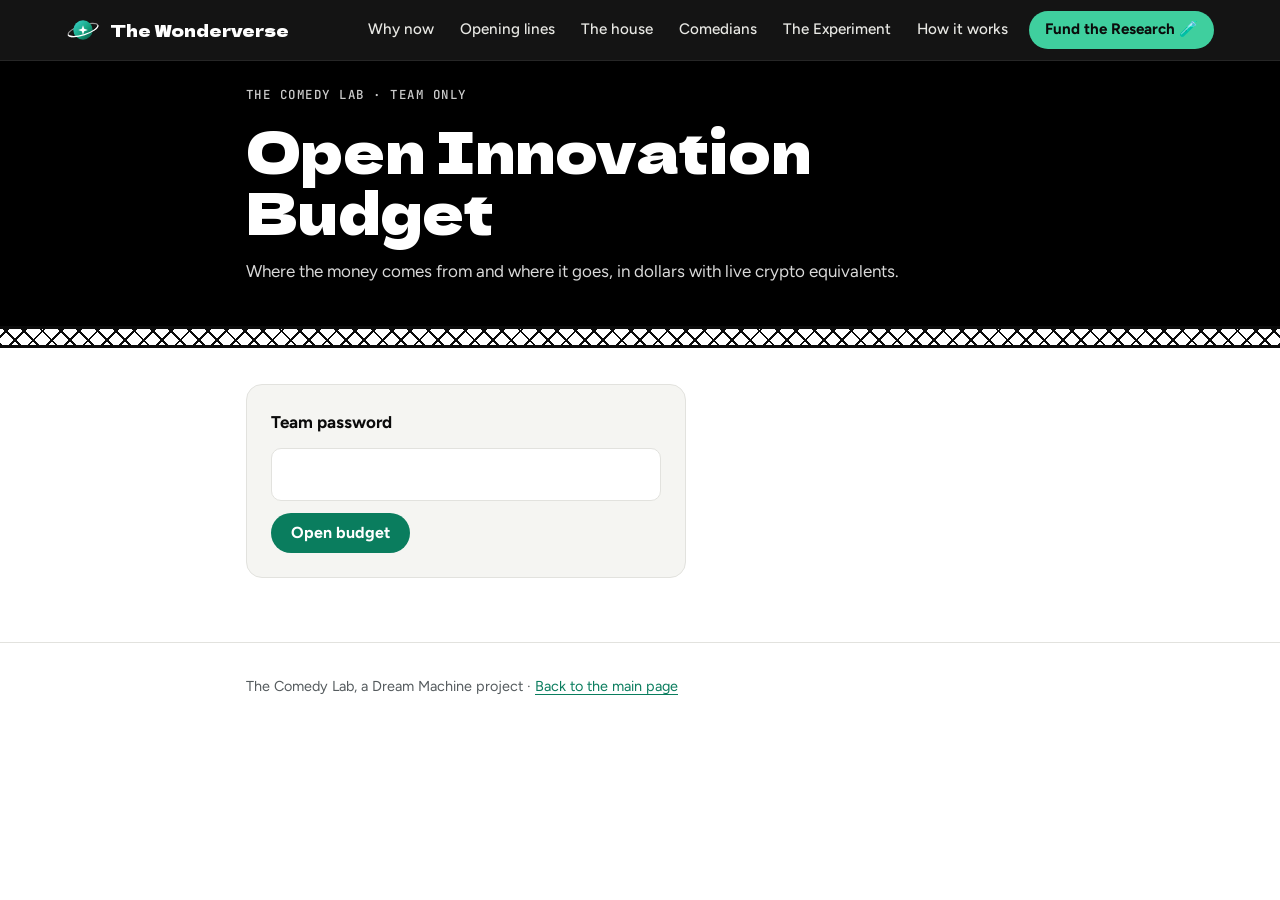
<file: site/budget.html>
<!doctype html>
<html lang="en">
<head>
<meta charset="utf-8">
<link rel="icon" type="image/png" sizes="64x64" href="assets/img/favicon-64.png">
<link rel="apple-touch-icon" href="assets/img/apple-touch-icon.png">
<script src="assets/js/favicon.js" defer></script>
<script src="assets/js/nav.js" defer></script>
<meta name="viewport" content="width=device-width,initial-scale=1,viewport-fit=cover">
<title>Open Innovation Budget · The Comedy Lab</title>
<meta name="robots" content="noindex,nofollow">
<link rel="preconnect" href="https://fonts.googleapis.com">
<link rel="stylesheet" href="https://fonts.googleapis.com/css2?family=Dela+Gothic+One&family=Figtree:wght@400;500;700&family=JetBrains+Mono:wght@500&display=swap">
<style>
body{margin:0}[hidden]{display:none!important}
:root{
  --bg:#FFFFFF; --surface:#F5F5F2; --fg:#0B0B0B; --muted:#555B5E;
  --rock:#0A7D5E; --brass:#A9874E; --line:#E2E2DE; --down:#8A3B3B;
  --display:"Dela Gothic One","Arial Black",Impact,sans-serif;
  --body:"Figtree","Segoe UI",system-ui,sans-serif;
  --mono:"JetBrains Mono",ui-monospace,Menlo,monospace;
}
@media (prefers-color-scheme: dark){:root:not([data-theme="light"]){
  --bg:#0B0B0B; --surface:#161616; --fg:#F4F4F2; --muted:#A9AEB0;
  --rock:#3FCF9E; --brass:#C9A66B; --line:#2A2F31; --down:#E08A8A; color-scheme:dark}}
:root[data-theme="dark"]{
  --bg:#0B0B0B; --surface:#161616; --fg:#F4F4F2; --muted:#A9AEB0;
  --rock:#3FCF9E; --brass:#C9A66B; --line:#2A2F31; --down:#E08A8A; color-scheme:dark}
*{box-sizing:border-box}
body{background:var(--bg);color:var(--fg);font:400 1.0625rem/1.6 var(--body)}
a{color:var(--rock);text-underline-offset:3px}
.wrap{max-width:820px;margin:0 auto;padding-left:max(16px,env(safe-area-inset-left,0px));padding-right:max(16px,env(safe-area-inset-right,0px))}
h1,h2{font-family:var(--display);font-weight:400;line-height:1.05;text-wrap:balance;margin:0}
p{margin:0;max-width:65ch}
.eyebrow{font:500 .78rem/1 var(--mono);letter-spacing:.12em;text-transform:uppercase;color:var(--brass)}

.top{background:#000;color:#FFFFFF}
.top .wrap{display:grid;gap:18px;padding-block:28px 40px}
.back{display:inline-flex;align-items:center;gap:10px;color:#FFFFFF;text-decoration:none;font:500 .8rem/1 var(--mono);letter-spacing:.08em;text-transform:uppercase}
.back svg{width:40px;height:40px}
.top h1{font-size:clamp(2.2rem,7vw,3.6rem)}
.top p{opacity:.85}
.tile-band{height:22px;background:repeating-linear-gradient(45deg,var(--fg) 0 2px,transparent 2px 13px),repeating-linear-gradient(-45deg,var(--fg) 0 2px,transparent 2px 13px),var(--bg);border-block:3px solid var(--fg)}

main .wrap{display:grid;gap:28px;padding-block:36px 64px}
footer{padding-block:32px;border-top:1px solid var(--line);color:var(--muted);font-size:.9rem}
.site-foot{background:#000;color:#C9CDCF;border-top:0;padding-block:56px 32px;font-size:.92rem}
.site-foot a{color:#FFFFFF;text-decoration:none}
.site-foot a:hover{color:#3FCF9E;text-decoration:underline}
.foot-grid{display:grid;grid-template-columns:minmax(0,1.4fr) minmax(0,1fr) minmax(0,1fr) minmax(0,1.1fr) max-content;gap:32px 28px}
.foot-title{display:block;font:400 1.5rem/1.1 var(--display);color:#FFFFFF;margin-bottom:10px}
.site-foot h4{margin:0 0 12px;font:500 .74rem/1 var(--mono);letter-spacing:.12em;text-transform:uppercase;color:#3FCF9E}
.site-foot ul{list-style:none;margin:0;padding:0;display:grid;gap:8px}
.site-foot li{overflow-wrap:anywhere}
.foot-contact a[href^="mailto:"]{white-space:nowrap}
.foot-legal{margin-top:40px;padding-top:20px;border-top:1px solid #2A2F31;font:500 .74rem/1.4 var(--mono);letter-spacing:.06em;color:#8A9093;max-width:none}
@media (max-width:1080px){.foot-grid{grid-template-columns:repeat(3,minmax(0,1fr))}}
@media (max-width:900px){.foot-grid{grid-template-columns:repeat(2,minmax(0,1fr))}.foot-brand,.foot-contact{grid-column:1/-1}}

.lock{max-width:440px;display:grid;gap:12px;padding:24px;border:1px solid var(--line);border-radius:16px;background:var(--surface)}
.lock label{font-weight:700}
.lock input{font:inherit;padding:12px 14px;border-radius:10px;border:1px solid var(--line);background:var(--bg);color:var(--fg)}
.btn{justify-self:start;font:700 1rem/1 var(--body);padding:12px 20px;border-radius:999px;border:0;background:var(--rock);color:var(--bg);cursor:pointer}
.err{color:var(--down);font-weight:500}
.prices{display:flex;flex-wrap:wrap;gap:8px;font:500 .8rem/1 var(--mono);color:var(--muted)}
.prices span{border:1px solid var(--line);border-radius:999px;padding:7px 11px}
.totals{display:grid;grid-template-columns:repeat(auto-fit,minmax(150px,1fr));gap:12px}
.totals div{background:#0B0B0B;color:#FFFFFF;border-radius:14px;padding:16px;display:grid;gap:6px}
.totals b{font:400 1.5rem/1.1 var(--display);color:#3FCF9E}
.totals span{font:500 .72rem/1 var(--mono);letter-spacing:.1em;text-transform:uppercase;opacity:.75}
.sec h2{font-size:1.25rem;margin-bottom:10px}
.tbl{overflow-x:auto;border:1px solid var(--line);border-radius:12px}
table{border-collapse:collapse;width:100%;font-size:.95rem;min-width:560px}
th,td{padding:10px 12px;text-align:left;border-bottom:1px solid var(--line);vertical-align:top}
th{font:500 .72rem/1.2 var(--mono);letter-spacing:.08em;text-transform:uppercase;color:var(--muted);background:var(--surface)}
td.num,th.num{text-align:right;font-variant-numeric:tabular-nums;white-space:nowrap}
tr:last-child td{border-bottom:0}
tfoot td{font-weight:700;background:var(--surface)}
.tbd{color:var(--brass);font:500 .78rem/1 var(--mono)}
.note{color:var(--muted);font-size:.85rem}
.small{color:var(--muted);font-size:.85rem}
table.narrow{min-width:0}
.totals .raise{background:var(--rock)}
.totals .raise b{color:#FFFFFF}
.totals em{font:500 .8rem/1 var(--mono);font-style:normal;opacity:.85}
.wish{margin:0;padding-left:1.2em;display:grid;gap:8px;max-width:65ch}
td a{color:var(--rock)}
main .wrap>*,#out>*{min-width:0}
</style>
</head>
<body>
<header class="top"><div class="wrap">
  <a class="back" href="./">← The Wonderverse</a>
  <div class="eyebrow" style="color:#FFFFFF;opacity:.8">The Comedy Lab · Team only</div>
  <h1>Open Innovation Budget</h1>
  <p>Where the money comes from and where it goes, in dollars with live crypto equivalents.</p>
</div></header>
<div class="tile-band" aria-hidden="true"></div>
<main><div class="wrap">
  <form class="lock" id="lock">
    <label for="pw">Team password</label>
    <input id="pw" type="password" autocomplete="current-password" required>
    <button class="btn" type="submit">Open budget</button>
    <p class="err" id="err" role="status" hidden>That password didn't work. Try again.</p>
  </form>
  <div id="out" hidden></div>
</div></main>
<footer><div class="wrap">The Comedy Lab, a Dream Machine project · <a href="./">Back to the main page</a></div></footer>
<script>
(function(){
  var COINS=[['bitcoin','BTC',6],['ethereum','ETH',4],['ripple','XRP',0]];
  var form=document.getElementById('lock'),pw=document.getElementById('pw'),err=document.getElementById('err'),out=document.getElementById('out');
  function b64(s){return Uint8Array.from(atob(s),function(c){return c.charCodeAt(0)})}
  function usd(n){return '$'+n.toLocaleString('en-US',{maximumFractionDigits:0})}
  function esc(s){return String(s).replace(/[&<>"]/g,function(c){return {'&':'&amp;','<':'&lt;','>':'&gt;','"':'&quot;'}[c]})}
  async function open(pass){
    var enc=await (await fetch('assets/budget.enc.json',{cache:'no-store'})).json();
    var base=await crypto.subtle.importKey('raw',new TextEncoder().encode(pass),'PBKDF2',false,['deriveKey']);
    var key=await crypto.subtle.deriveKey({name:'PBKDF2',salt:b64(enc.salt),iterations:enc.iter,hash:'SHA-256'},base,{name:'AES-GCM',length:256},false,['decrypt']);
    var plain=await crypto.subtle.decrypt({name:'AES-GCM',iv:b64(enc.iv)},key,b64(enc.data));
    return JSON.parse(new TextDecoder().decode(plain));
  }
  async function prices(){
    try{var r=await fetch('https://api.coingecko.com/api/v3/simple/price?ids=bitcoin,ethereum,ripple&vs_currencies=usd');return await r.json()}catch(e){return null}
  }
  function crypto2(n,p){if(!p)return '';return COINS.map(function(c){var v=p[c[0]]&&p[c[0]].usd;return v?(n/v).toLocaleString('en-US',{maximumFractionDigits:c[2]})+' '+c[1]:''}).filter(Boolean).join(' · ')}
  function money(n){return n==null?'<span class="tbd">TBD</span>':'$'+n.toLocaleString('en-US',{minimumFractionDigits:n%1?2:0,maximumFractionDigits:2})}
  function render(b,p){
    var inc=0,bud=0,spent=0,open=0,html='';
    var irows=b.income.map(function(i){if(i.amount!=null)inc+=i.amount;
      return '<tr><td>'+esc(i.item)+(i.note?'<div class="note">'+esc(i.note)+'</div>':'')+'</td><td class="num">'+(i.amount==null?'<span class="note">In-kind</span>':money(i.amount))+'</td></tr>'}).join('');
    html+='<section class="sec"><h2>Cash donors</h2><div class="tbl"><table class="narrow"><thead><tr><th>Donor</th><th class="num">Amount</th></tr></thead><tbody>'+irows+'</tbody><tfoot><tr><td>Total from donors</td><td class="num">'+money(inc)+'</td></tr></tfoot></table></div></section>';
    if(b.expected&&b.expected.length){var ev=0;var erows=b.expected.map(function(i){ev+=i.amount||0;return '<tr><td>'+esc(i.item)+(i.note?'<div class="note">'+esc(i.note)+'</div>':'')+'</td><td class="num">'+money(i.amount)+'</td></tr>'}).join('');
      html+='<section class="sec"><h2>Expected income</h2><div class="tbl"><table class="narrow"><thead><tr><th>Source</th><th class="num">Estimate</th></tr></thead><tbody>'+erows+'</tbody><tfoot><tr><td>Total expected (counted toward Still to raise)</td><td class="num">'+money(ev)+'</td></tr></tfoot></table></div></section>';}
    if(b.inkind&&b.inkind.length){var kv=0;var krows=b.inkind.map(function(i){kv+=i.value||0;return '<tr><td>'+esc(i.item)+(i.note?'<div class="note">'+esc(i.note)+'</div>':'')+'</td><td class="num">'+(i.value?money(i.value):'')+'</td></tr>'}).join('');
      html+='<section class="sec"><h2>In-kind donors</h2><div class="tbl"><table class="narrow"><thead><tr><th>Donor</th><th class="num">Value</th></tr></thead><tbody>'+krows+'</tbody><tfoot><tr><td>Total in kind (not counted in cash)</td><td class="num">'+money(kv)+'</td></tr></tfoot></table></div></section>';}
    b.sections.forEach(function(s){
      var sb=0,ss=0,rows=s.items.map(function(i){
        if(i.budget==null){if(!s.stretch)open++}else sb+=i.budget; if(i.spent!=null)ss+=i.spent;
        var name=i.link?'<a href="'+esc(i.link)+'" target="_blank" rel="noopener">'+esc(i.item)+' ↗</a>':esc(i.item);
        return '<tr><td>'+name+(i.note?'<div class="note">'+esc(i.note)+'</div>':'')+'</td><td class="num">'+(i.budget==null?'<span class="tbd">Open</span>':money(i.budget))+'</td><td class="num">'+(i.spent==null?'<span class="note">–</span>':money(i.spent))+'</td><td class="num small">'+(i.budget?crypto2(i.budget,p):'')+'</td></tr>';
      }).join('');
      if(!s.stretch){bud+=sb;spent+=ss}
      html+='<section class="sec"><h2>'+esc(s.name)+'</h2><div class="tbl"><table><thead><tr><th>Item</th><th class="num">Budgeted</th><th class="num">Spent</th><th class="num">In crypto</th></tr></thead><tbody>'+rows+'</tbody><tfoot><tr><td>Subtotal</td><td class="num">'+money(sb)+'</td><td class="num">'+money(ss)+'</td><td class="num small">'+crypto2(sb,p)+'</td></tr></tfoot></table></div></section>';
    });
    if(b.wishlist&&b.wishlist.length)html+='<section class="sec"><h2>Wish list</h2><ul class="wish">'+b.wishlist.map(function(w){return '<li>'+esc(w)+'</li>'}).join('')+'</ul></section>';
    var exp=(b.expected||[]).reduce(function(t,i){return t+(i.amount||0)},0),gap=Math.max(0,bud-inc-exp);
    var btc=p&&p.bitcoin&&p.bitcoin.usd;
    var tiles='<div><span>Budgeted</span><b>'+money(Math.round(bud))+'</b></div><div><span>Donors</span><b>'+money(inc)+'</b></div><div><span>Spent</span><b>'+money(spent)+'</b></div><div class="raise"><span>Still to raise</span><b>'+money(Math.round(gap))+'</b>'+(btc?'<em>≈ '+(gap/btc).toLocaleString('en-US',{maximumFractionDigits:3})+' BTC</em>':'')+'</div>';
    var pr=p?'<div class="prices">'+COINS.map(function(c){return p[c[0]]?'<span>1 '+c[1]+' = '+usd(p[c[0]].usd)+'</span>':''}).join('')+'<span>Live prices from CoinGecko</span></div>':'<p class="small">Live crypto prices are unavailable right now, so only dollars are shown.</p>';
    out.innerHTML='<div class="stack" style="display:grid;gap:10px"><h2 style="font-size:1.6rem">'+esc(b.title)+'</h2><p class="small">'+esc(b.note||'')+' Updated '+esc(b.updated)+'.'+(open?' '+open+' item'+(open>1?'s are':' is')+' still open and not counted.':'')+'</p></div><div class="totals">'+tiles+'</div>'+pr+html+'<p class="small"><a href="fund.html">Fund a line on the registry →</a> · <a href="./#donate">Donate in crypto →</a></p>';
    out.style.display='grid';out.style.gap='28px';
  }
  async function go(pass,quiet){
    try{
      var b=await open(pass);
      try{sessionStorage.setItem('clb',pass)}catch(e){}
      form.hidden=true;out.hidden=false;render(b,null);
      var p=await prices();if(p)render(b,p);
      if(!quiet&&window.comedyLabCelebrate)window.comedyLabCelebrate();
    }catch(e){if(!quiet){err.hidden=false;pw.select()}}
  }
  form.addEventListener('submit',function(e){e.preventDefault();err.hidden=true;go(pw.value)});
  try{var s=sessionStorage.getItem('clb');if(s)go(s,true)}catch(e){}
})();
</script>
<script src="assets/js/fun.js"></script>
</body>
</html>
</file>
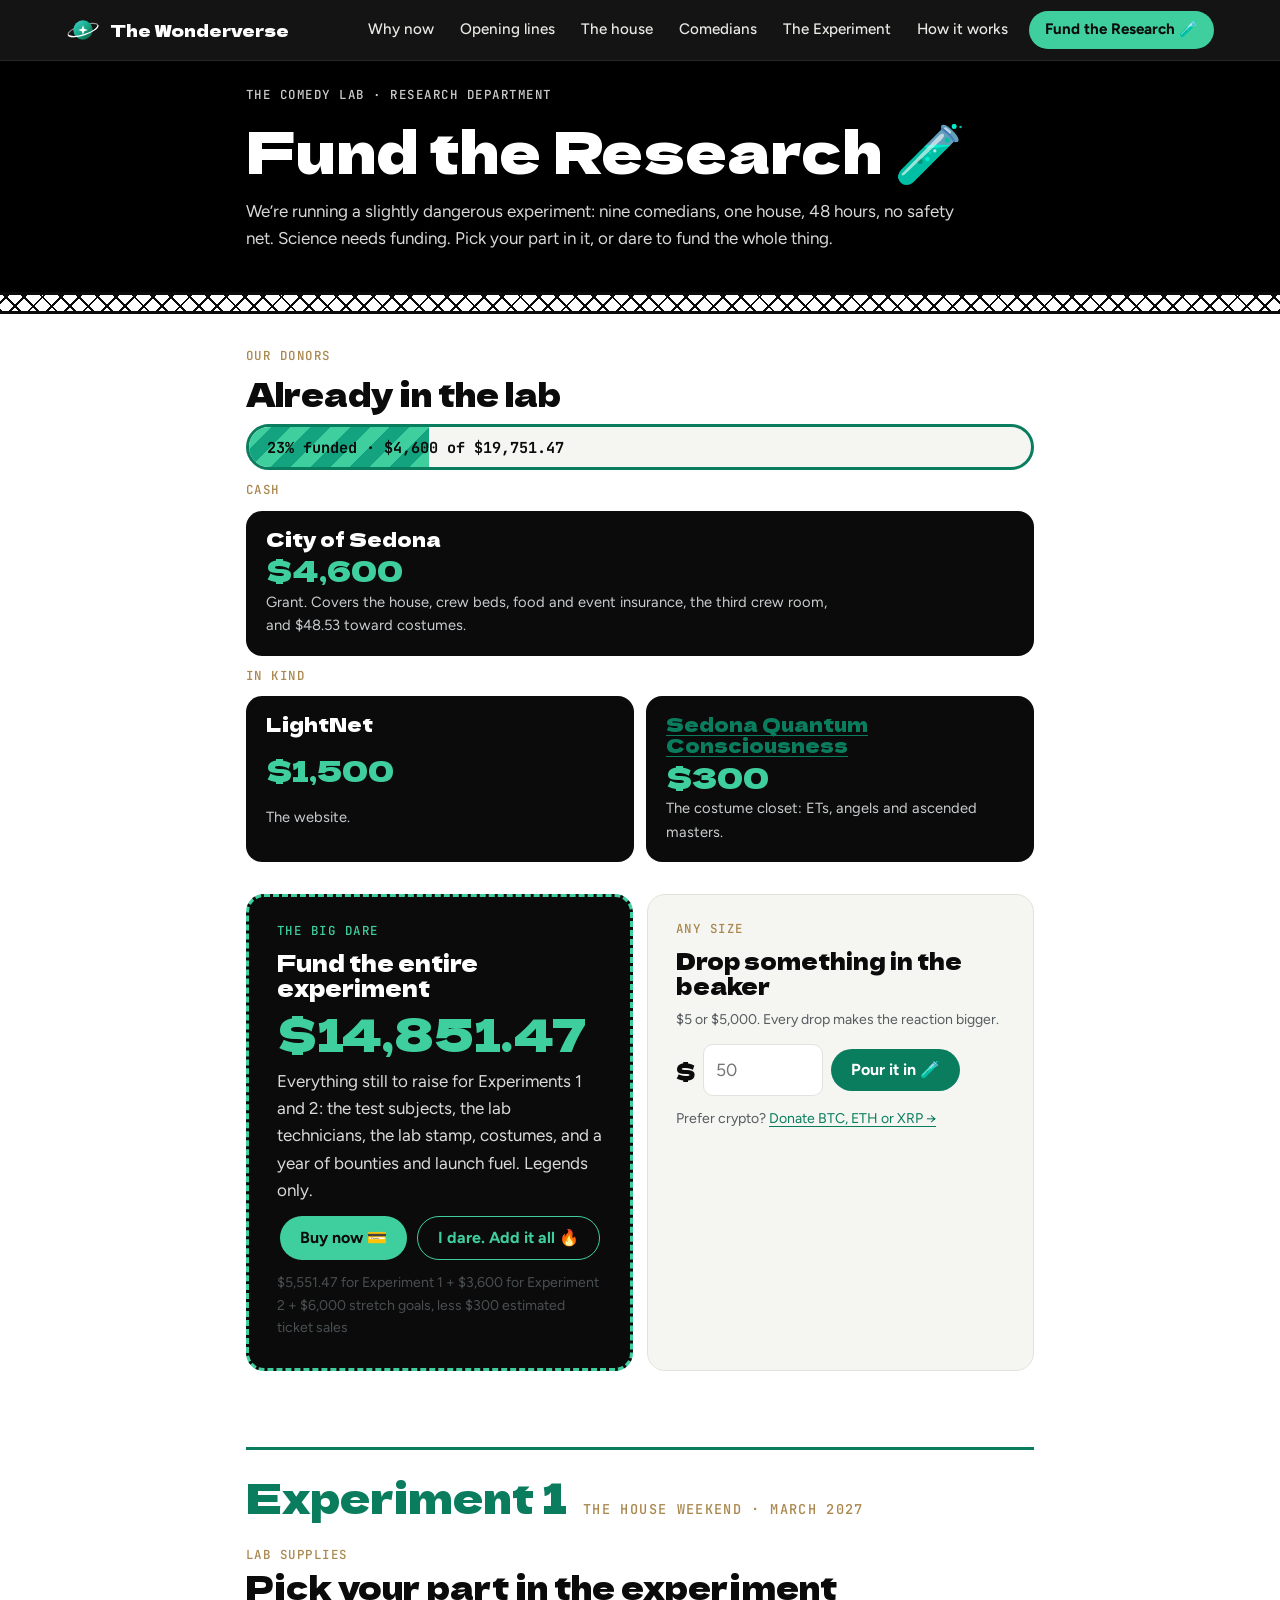
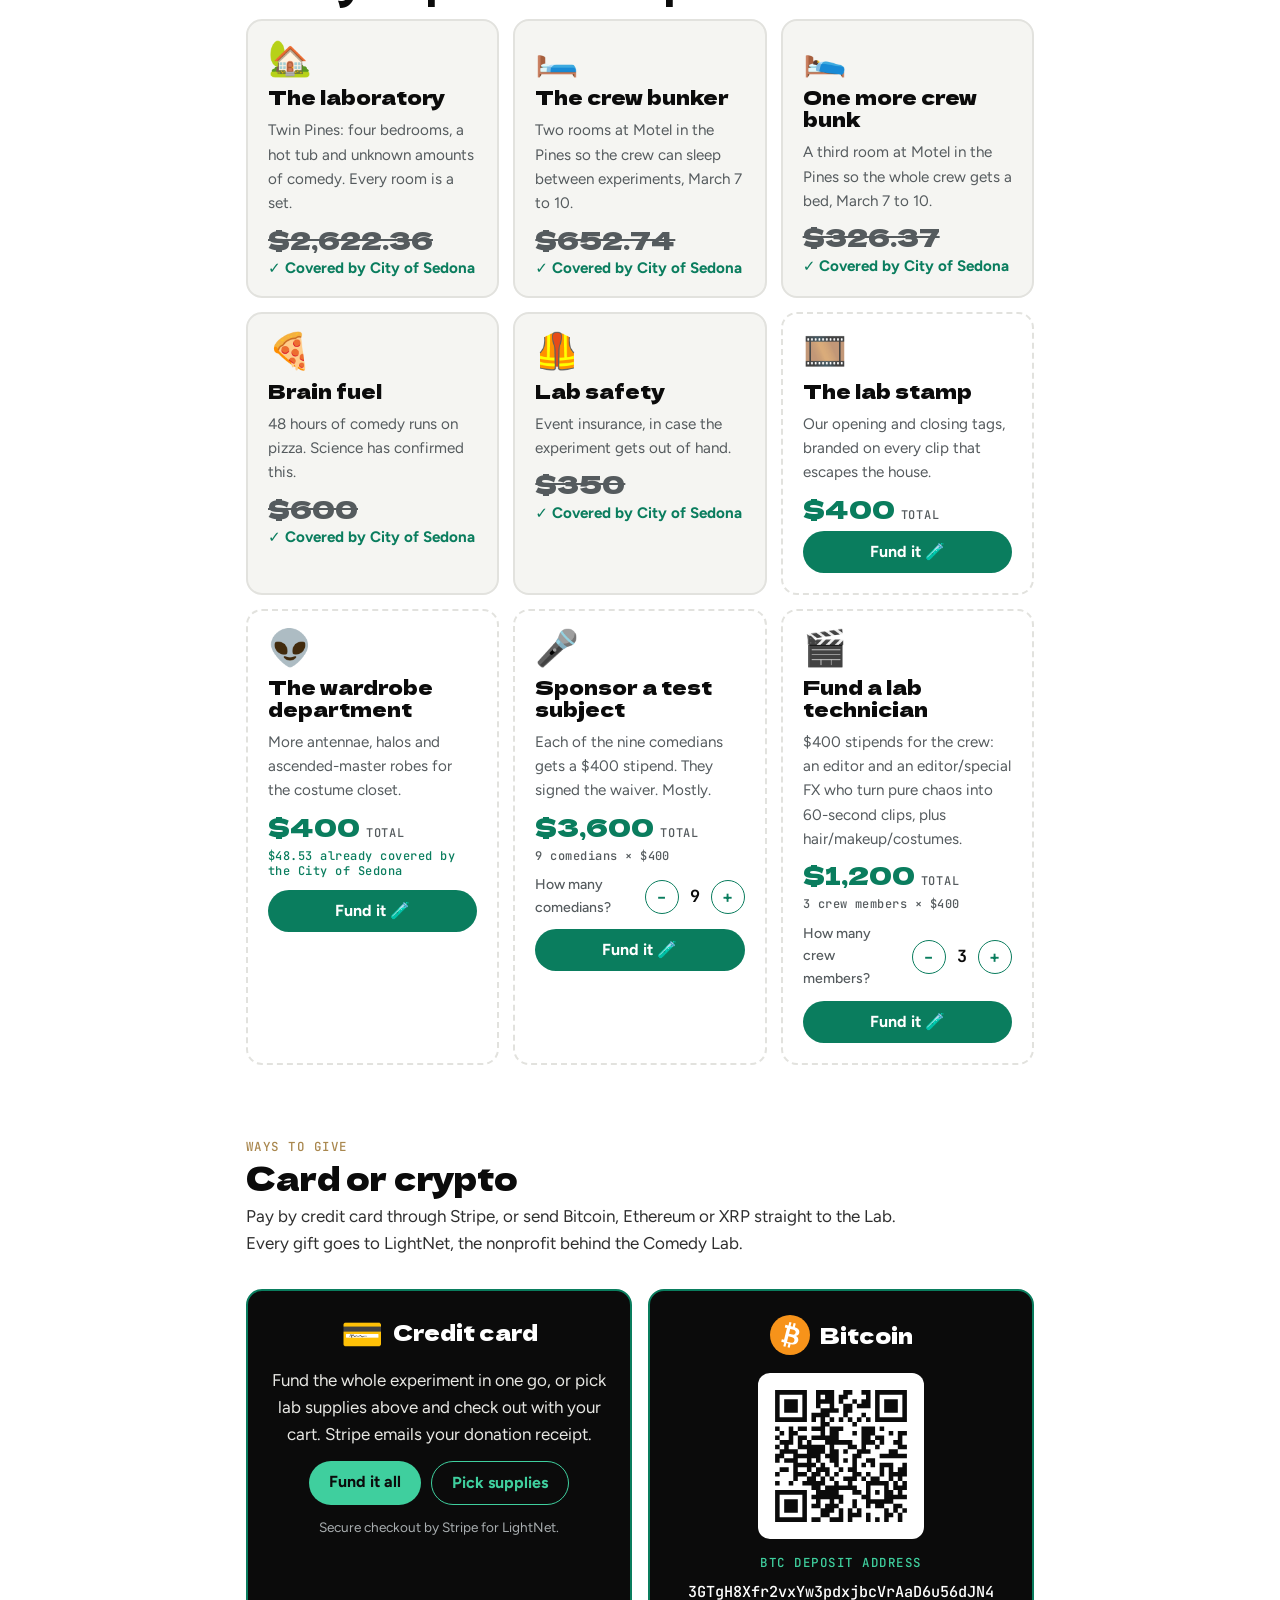
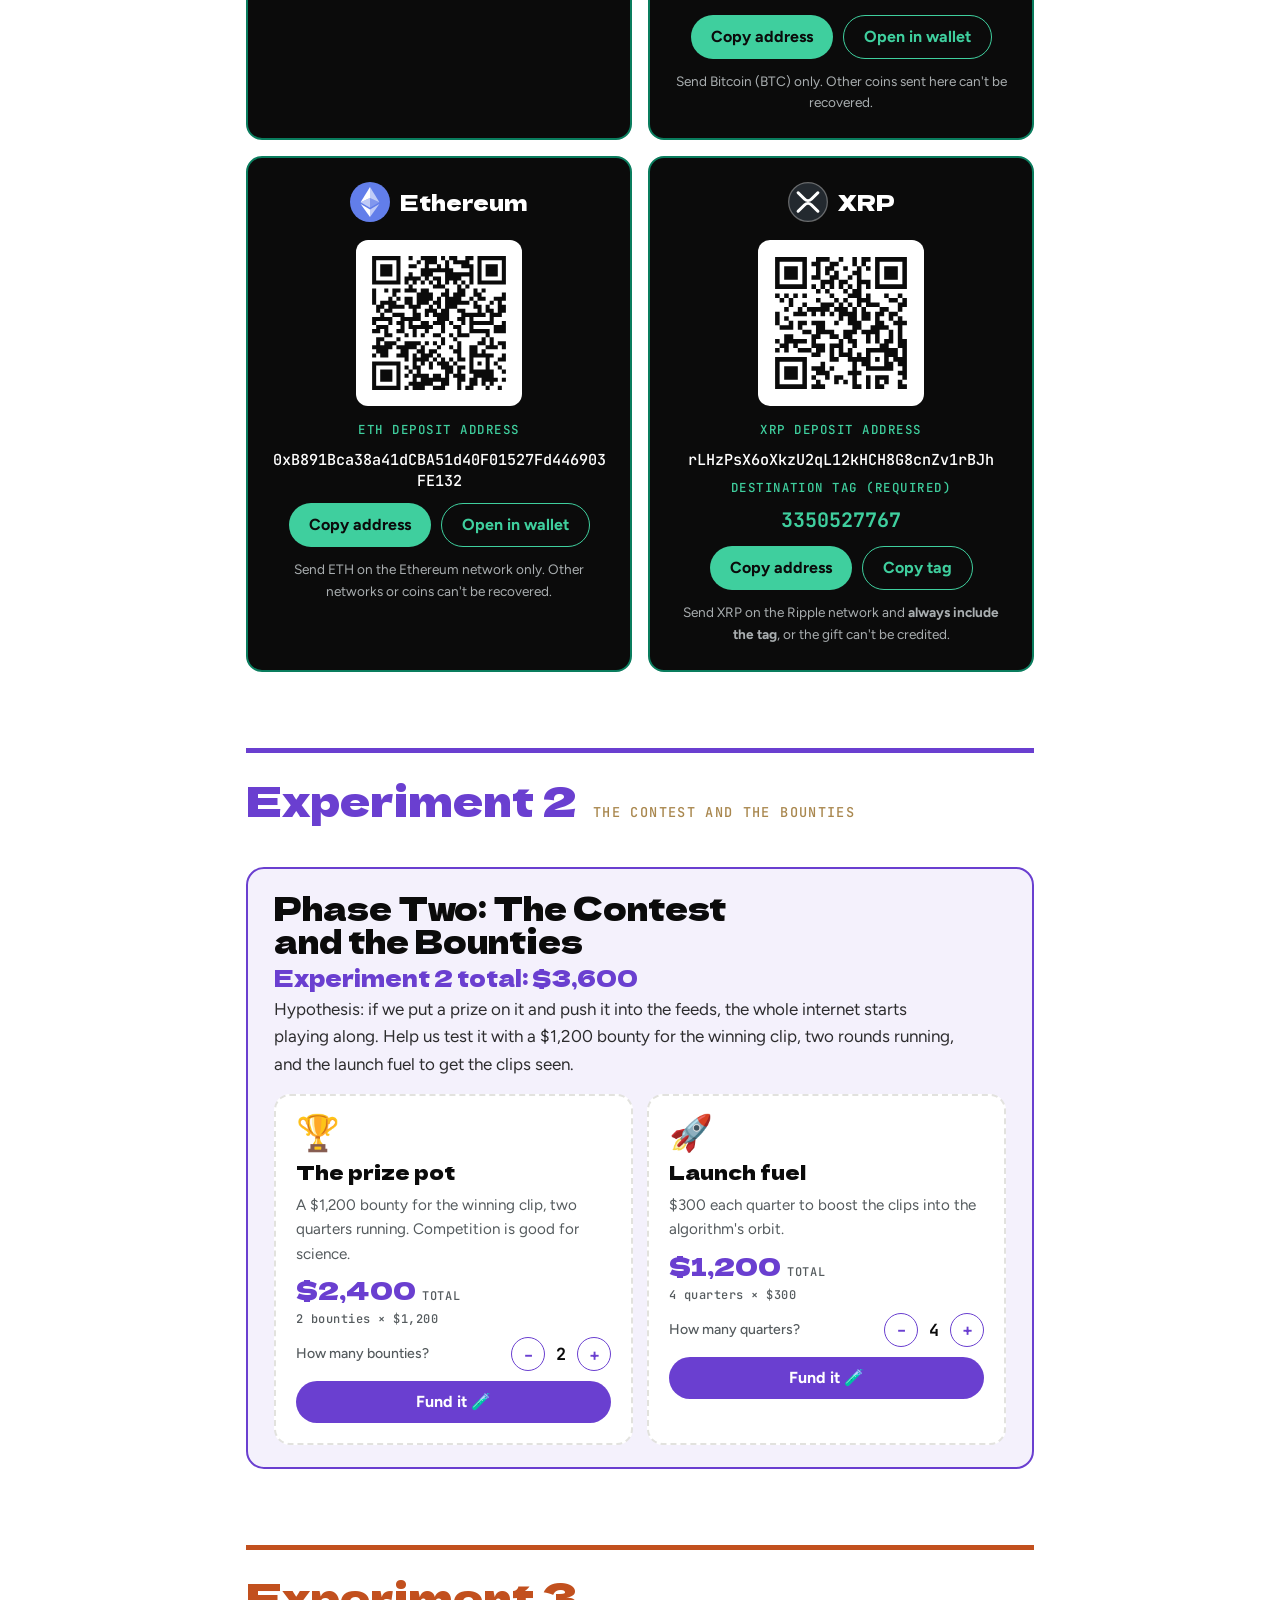
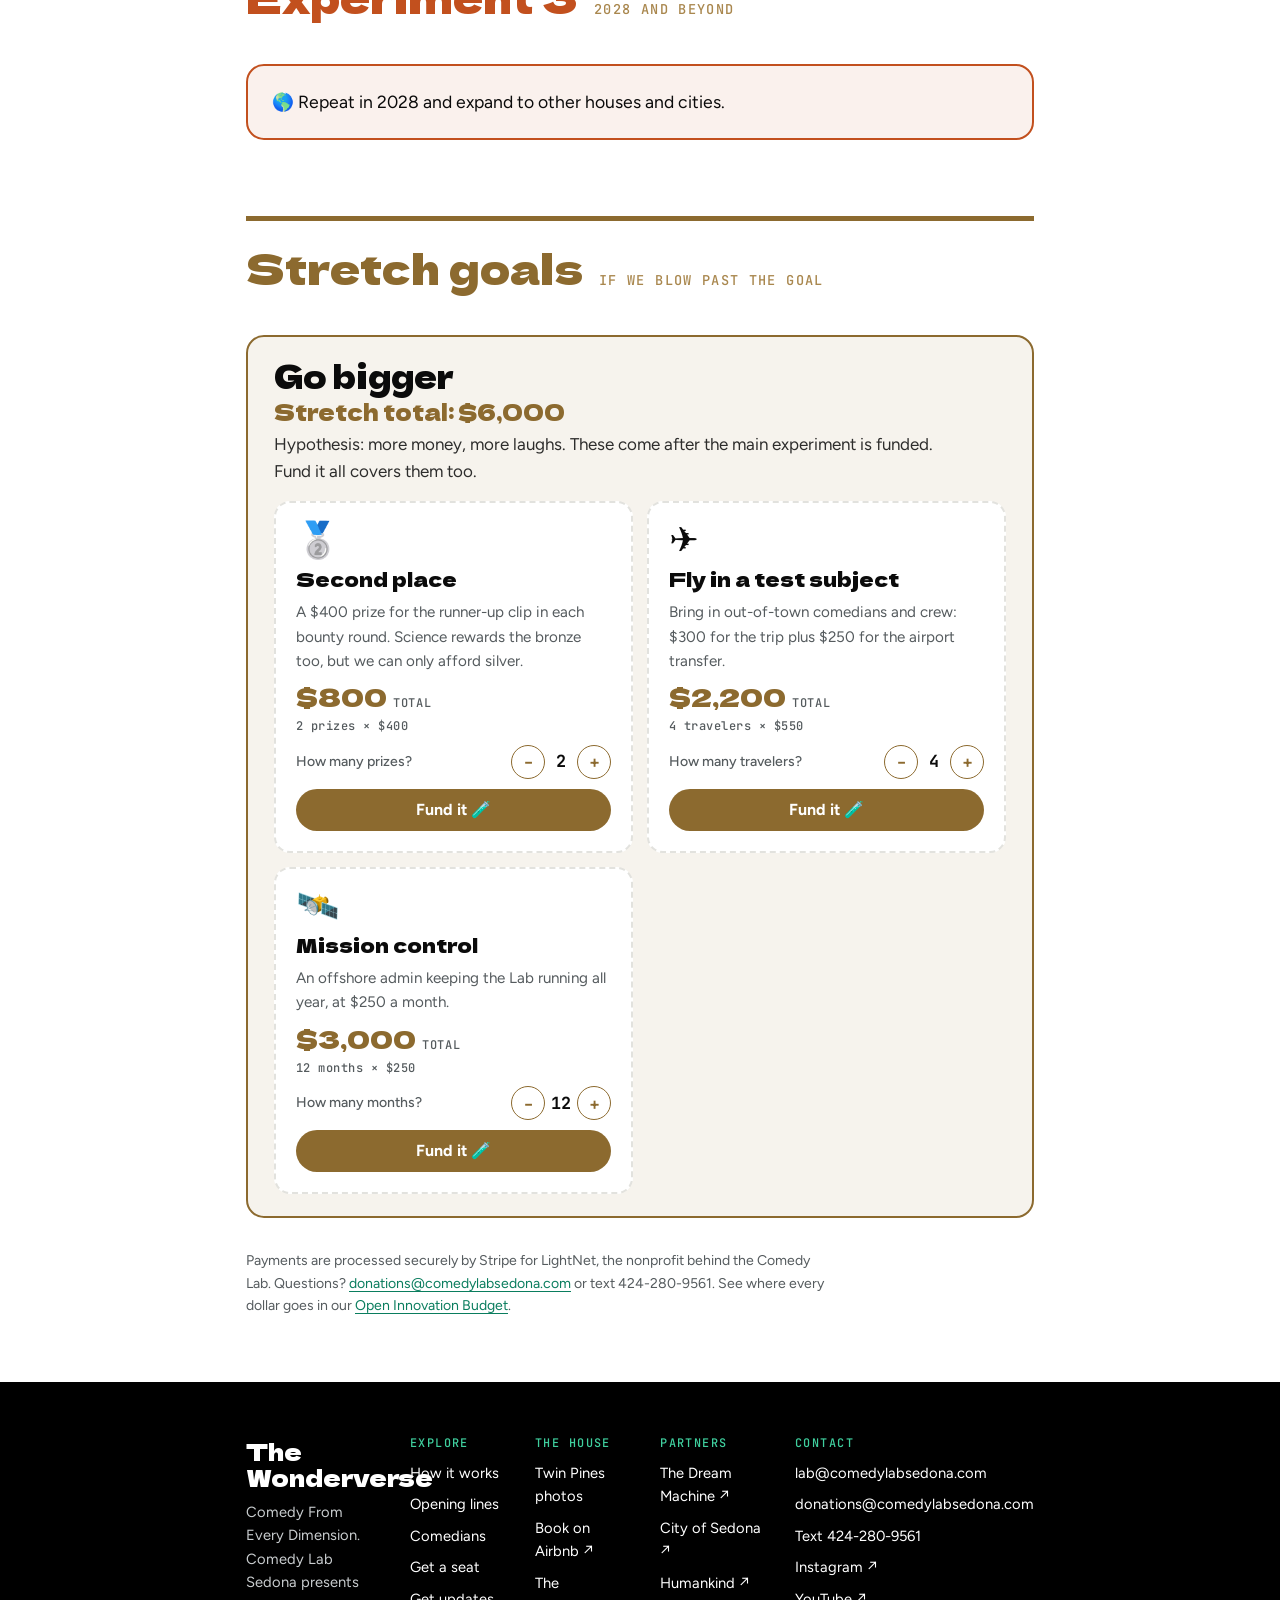
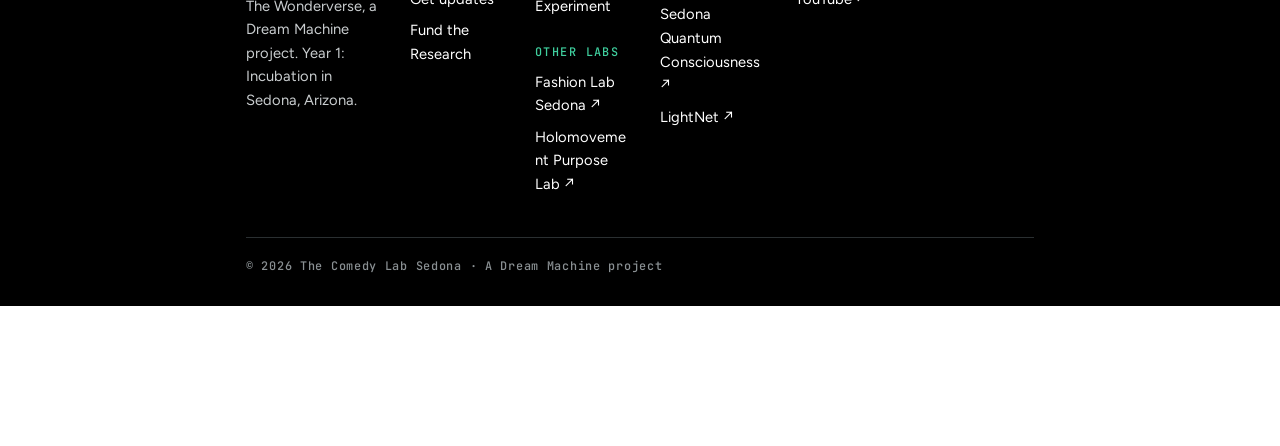
<file: site/fund.html>
<!doctype html>
<html lang="en">
<head>
<meta charset="utf-8">
<link rel="icon" type="image/png" sizes="64x64" href="assets/img/favicon-64.png">
<link rel="apple-touch-icon" href="assets/img/apple-touch-icon.png">
<script src="assets/js/favicon.js" defer></script>
<script src="assets/js/nav.js" defer></script>
<meta name="viewport" content="width=device-width,initial-scale=1,viewport-fit=cover">
<title>Fund the Research · The Wonderverse</title>
<meta name="description" content="Sponsor a comedian, fill the prize pot or fund the whole experiment. A registry for the Comedy Lab.">
<meta property="og:title" content="Fund the Research | The Wonderverse">
<meta property="og:description" content="Sponsor a comedian, fill the prize pot or fund the whole experiment.">
<meta property="og:image" content="https://comedylabsedona.com/assets/img/og-card.jpg?v=2">
<meta property="og:url" content="https://comedylabsedona.com/fund.html">
<script>
/* Google Analytics 4: paste the Measurement ID (G-XXXXXXX) to switch it on. */
(function(){var GA_ID='';if(!GA_ID)return;var s=document.createElement('script');s.async=true;s.src='https://www.googletagmanager.com/gtag/js?id='+GA_ID;document.head.appendChild(s);window.dataLayer=window.dataLayer||[];window.gtag=function(){dataLayer.push(arguments)};gtag('js',new Date());gtag('config',GA_ID);})();
</script>
<link rel="preconnect" href="https://fonts.googleapis.com">
<link rel="stylesheet" href="https://fonts.googleapis.com/css2?family=Dela+Gothic+One&family=Figtree:wght@400;500;700&family=JetBrains+Mono:wght@500&display=swap">
<style>
body{margin:0}[hidden]{display:none!important}
:root{
  --bg:#FFFFFF; --surface:#F5F5F2; --fg:#0B0B0B; --muted:#555B5E;
  --rock:#0A7D5E; --brass:#A9874E; --line:#E2E2DE; --down:#8A3B3B;
  --display:"Dela Gothic One","Arial Black",Impact,sans-serif;
  --body:"Figtree","Segoe UI",system-ui,sans-serif;
  --mono:"JetBrains Mono",ui-monospace,Menlo,monospace;
}
@media (prefers-color-scheme: dark){:root:not([data-theme="light"]){
  --bg:#0B0B0B; --surface:#161616; --fg:#F4F4F2; --muted:#A9AEB0;
  --rock:#3FCF9E; --brass:#C9A66B; --line:#2A2F31; --down:#E08A8A; color-scheme:dark}}
:root[data-theme="dark"]{
  --bg:#0B0B0B; --surface:#161616; --fg:#F4F4F2; --muted:#A9AEB0;
  --rock:#3FCF9E; --brass:#C9A66B; --line:#2A2F31; --down:#E08A8A; color-scheme:dark}
*{box-sizing:border-box}
body{background:var(--bg);color:var(--fg);font:400 1.0625rem/1.6 var(--body)}
a{color:var(--rock);text-underline-offset:3px}
.wrap{max-width:820px;margin:0 auto;padding-left:max(16px,env(safe-area-inset-left,0px));padding-right:max(16px,env(safe-area-inset-right,0px))}
h1,h2{font-family:var(--display);font-weight:400;line-height:1.05;text-wrap:balance;margin:0}
p{margin:0;max-width:65ch}
.eyebrow{font:500 .78rem/1 var(--mono);letter-spacing:.12em;text-transform:uppercase;color:var(--brass)}

.top{background:#000;color:#FFFFFF}
.top .wrap{display:grid;gap:18px;padding-block:28px 40px}
.back{display:inline-flex;align-items:center;gap:10px;color:#FFFFFF;text-decoration:none;font:500 .8rem/1 var(--mono);letter-spacing:.08em;text-transform:uppercase}
.back svg{width:40px;height:40px}
.top h1{font-size:clamp(2.2rem,7vw,3.6rem)}
.top p{opacity:.85}
.tile-band{height:22px;background:repeating-linear-gradient(45deg,var(--fg) 0 2px,transparent 2px 13px),repeating-linear-gradient(-45deg,var(--fg) 0 2px,transparent 2px 13px),var(--bg);border-block:3px solid var(--fg)}

main .wrap{display:grid;gap:28px;padding-block:36px 64px}
footer{padding-block:32px;border-top:1px solid var(--line);color:var(--muted);font-size:.9rem}

.btn{display:inline-block;text-decoration:none;font:700 1rem/1 var(--body);padding:13px 20px;border-radius:999px;border:0;background:var(--rock);color:var(--bg);cursor:pointer;text-align:center}
.btn.ghost{background:transparent;border:1.5px solid var(--rock);color:var(--rock)}
.btn.soon{background:var(--surface);color:var(--muted);border:1.5px dashed var(--line);cursor:default}
.big{display:grid;grid-template-columns:1fr 1fr;gap:14px}
@media (max-width:640px){.big{grid-template-columns:1fr}}
.big>div{border-radius:18px;padding:clamp(20px,4vw,28px);display:grid;gap:12px;align-content:start}
.all{background:#0B0B0B;color:#FFFFFF;border:3px dashed #3FCF9E}
.all .eyebrow{color:#3FCF9E}
.all b{font:400 clamp(2rem,5vw,2.8rem)/1 var(--display);color:#3FCF9E}
.all .btn{background:#3FCF9E;color:#0B0B0B}
.all .btn.ghost{background:transparent;color:#3FCF9E;border:1.5px solid #3FCF9E}
.all .btn:disabled{background:#2A2F31;color:#A9AEB0;cursor:default}
.any{background:var(--surface);border:1px solid var(--line)}
.any h3,.all h3{margin:0;font:400 1.4rem/1.1 var(--display)}
.reg{display:grid;grid-template-columns:repeat(auto-fill,minmax(min(100%,250px),1fr));gap:14px}
.gift{border:2px dashed var(--line);border-radius:16px;padding:20px;display:grid;gap:10px;align-content:start;background:var(--bg);transition:transform .25s cubic-bezier(.3,1.6,.5,1),border-color .2s}
.gift:hover{transform:translateY(-4px) rotate(-.6deg);border-color:var(--rock)}
.gift .ico{font-size:2.2rem;line-height:1}
.gift h3{margin:0;font:400 1.25rem/1.1 var(--display)}
.gift p{color:var(--muted);font-size:.95rem}
.gift .amt{font:400 1.6rem/1 var(--display);color:var(--rock)}
.gift .amt small{font:500 .75rem/1 var(--mono);color:var(--muted);letter-spacing:.06em;text-transform:uppercase;margin-left:6px}
.bar{height:8px;border-radius:99px;background:var(--surface);overflow:hidden;border:1px solid var(--line)}
.bar i{display:block;height:100%;background:var(--rock)}
.left{font:500 .75rem/1 var(--mono);letter-spacing:.06em;text-transform:uppercase;color:var(--muted)}
.small{color:var(--muted);font-size:.88rem}
main .wrap{display:grid;gap:32px}
main .wrap>*{min-width:0}
h2{font-size:clamp(1.5rem,4vw,2rem)}
.sr{position:absolute;width:1px;height:1px;overflow:hidden;clip:rect(0 0 0 0)}
.thanks{background:var(--rock);color:var(--bg);border-radius:14px;padding:16px 18px;font-weight:700;max-width:none}
.donors-sec{display:grid;gap:14px}
.beaker{position:relative;height:46px;border:3px solid var(--rock,#0A7D5E);border-radius:999px;overflow:hidden;background:#F5F5F2}
.beaker__fill{position:absolute;inset:0 auto 0 0;width:0;background:repeating-linear-gradient(-45deg,#3FCF9E 0 14px,#14A37F 14px 28px);transition:width 1.6s cubic-bezier(.2,.9,.3,1);animation:fizz 1.2s linear infinite}
@keyframes fizz{to{background-position:40px 0}}
.beaker__txt{position:relative;display:flex;align-items:center;height:100%;padding:0 18px;font:700 .95rem/1 var(--mono,monospace);color:#0B0B0B}
@media(prefers-reduced-motion:reduce){.beaker__fill{animation:none;transition:none}}
.donors{display:grid;grid-template-columns:repeat(auto-fit,minmax(min(100%,260px),1fr));gap:12px}
.donor{background:#0B0B0B;color:#FFFFFF;border-radius:16px;padding:18px 20px;display:grid;gap:6px}
.donor b{font:400 1.2rem/1.1 var(--display)}
.donor .amt{font:400 1.8rem/1 var(--display);color:#3FCF9E}
.donor p{color:#C9CDCF;font-size:.92rem}
.gift-form{display:flex;gap:8px;align-items:center;flex-wrap:wrap}
.gift-form .dollar{font:400 1.4rem/1 var(--display)}
.gift-form input{width:120px;font:inherit;font-size:1.1rem;padding:11px 12px;border-radius:10px;border:1px solid var(--line);background:var(--bg);color:var(--fg)}
.gift .per,.gift .part{font:500 .75rem/1.3 var(--mono);letter-spacing:.04em;color:var(--muted)}
.gift .part{color:var(--rock)}
.gift .cov{font:700 .95rem/1 var(--body);color:var(--rock)}
.gift.done{opacity:1;background:var(--surface);border-style:solid}
.gift.done .amt{color:var(--muted);text-decoration:line-through}
.step{display:flex;align-items:center;justify-content:space-between;gap:8px;font-size:.88rem;color:var(--muted);font-weight:500}
.step span{display:flex;align-items:center;gap:6px}
.step button{width:34px;height:34px;border-radius:50%;border:1.5px solid var(--rock);background:none;color:var(--rock);font:700 1.1rem/1 var(--body);cursor:pointer}
.step output{min-width:2ch;text-align:center;font:700 1.05rem/1 var(--mono);color:var(--fg)}
.cart{position:fixed;left:0;right:0;bottom:0;z-index:50;padding:0 max(12px,env(safe-area-inset-left)) max(12px,env(safe-area-inset-bottom))}
.cart-in{max-width:620px;margin:0 auto;background:#0B0B0B;color:#FFFFFF;border:2px solid #3FCF9E;border-radius:18px;padding:12px;display:grid;gap:10px;box-shadow:0 18px 40px rgba(0,0,0,.35)}
.cart-head{display:flex;justify-content:space-between;align-items:center;background:none;border:0;color:inherit;font:500 1rem/1 var(--body);cursor:pointer;padding:4px 6px}
.cart-head b:last-child{font:400 1.3rem/1 var(--display);color:#3FCF9E}
.cart-body ul{list-style:none;margin:0;padding:0;display:grid;gap:6px;max-height:40vh;overflow:auto}
.cart-body li{display:grid;grid-template-columns:1fr auto auto;gap:10px;align-items:center;font-size:.92rem;padding:6px;border-top:1px solid #2A2F31}
.cart-body li button{background:none;border:0;color:#A9AEB0;cursor:pointer;font-size:1rem}
.cart .checkout{justify-self:stretch;background:#3FCF9E;color:#0B0B0B}
.cart .checkout:disabled{background:#2A2F31;color:#A9AEB0;cursor:default}
.cart-note{font-size:.82rem;color:#A9AEB0;text-align:center}
body{padding-bottom:140px}
.site-foot{background:#000;color:#C9CDCF;border-top:0;padding-block:56px 32px;font-size:.92rem}
.site-foot a{color:#FFFFFF;text-decoration:none}
.site-foot a:hover{color:#3FCF9E;text-decoration:underline}
.foot-grid{display:grid;grid-template-columns:minmax(0,1.4fr) minmax(0,1fr) minmax(0,1fr) minmax(0,1.1fr) max-content;gap:32px 28px}
.foot-title{display:block;font:400 1.5rem/1.1 var(--display);color:#FFFFFF;margin-bottom:10px}
.foot-house{display:grid;gap:28px;align-content:start}
.site-foot h4{margin:0 0 12px;font:500 .74rem/1 var(--mono);letter-spacing:.12em;text-transform:uppercase;color:#3FCF9E}
.site-foot ul{list-style:none;margin:0;padding:0;display:grid;gap:8px}
.site-foot li{overflow-wrap:anywhere}
.foot-contact a[href^="mailto:"]{white-space:nowrap}
.foot-legal{margin-top:40px;padding-top:20px;border-top:1px solid #2A2F31;font:500 .74rem/1.4 var(--mono);letter-spacing:.06em;color:#8A9093;max-width:none}
@media (max-width:1080px){.foot-grid{grid-template-columns:repeat(3,minmax(0,1fr))}}
@media (max-width:900px){.foot-grid{grid-template-columns:repeat(2,minmax(0,1fr))}.foot-brand,.foot-contact{grid-column:1/-1}}
.xp{display:flex;flex-wrap:wrap;align-items:baseline;gap:6px 16px;margin-top:44px;padding-top:26px;border-top:3px solid var(--rock,#0A7D5E)}
.xp-tag{font:400 clamp(1.8rem,4.5vw,2.6rem)/1 "Dela Gothic One","Arial Black",sans-serif;color:var(--rock,#0A7D5E)}
.xp-sub{font:500 .85rem/1.2 "JetBrains Mono",monospace;letter-spacing:.1em;text-transform:uppercase;color:var(--brass,#A9874E)}
.xp-card{margin-top:14px;padding:22px 24px;border-radius:18px;background:var(--surface,#F5F5F2);border:1px solid var(--line,#E2E2DE)}
.xp-card p{margin:0;max-width:62ch;font-size:1.1rem}
.x2{--rock:#6A3FD0;--xbg:rgba(106,63,208,.07)}
.x3{--rock:#C2501E;--xbg:rgba(194,80,30,.08)}
.x4{--rock:#8C6A2F;--xbg:rgba(169,135,78,.1)}
@media (prefers-color-scheme:dark){:root:not([data-theme="light"]) .x4{--rock:#E0BE7E;--xbg:rgba(201,166,107,.12)}}:root[data-theme="dark"] .x4{--rock:#E0BE7E;--xbg:rgba(201,166,107,.12)}
.xp.x4{border-top-width:5px}
@media (prefers-color-scheme:dark){:root:not([data-theme="light"]) .x2{--rock:#B49BFF;--xbg:rgba(180,155,255,.1)}:root:not([data-theme="light"]) .x3{--rock:#FF9A66;--xbg:rgba(255,154,102,.1)}}
:root[data-theme="dark"] .x2{--rock:#B49BFF;--xbg:rgba(180,155,255,.1)}:root[data-theme="dark"] .x3{--rock:#FF9A66;--xbg:rgba(255,154,102,.1)}
.xp.x2,.xp.x3{border-top-width:5px}
.xp-card.x3,.exp2.x2,.xpanel{background:var(--xbg);border-color:var(--rock)}
.xp-card.x3{border-width:2px}
.xpanel{padding:22px clamp(16px,3vw,26px);border:2px solid var(--rock);border-radius:18px}
.donate-grid{display:grid;grid-template-columns:repeat(auto-fit,minmax(min(100%,300px),1fr));gap:16px;margin-top:28px}
.donate{display:grid;grid-template-columns:1fr;justify-items:center;text-align:center;align-content:start;gap:18px;padding:24px;border-radius:16px;background:#0B0B0B;color:#FFFFFF;border:2px solid var(--rock)}
.donate .coin{display:flex;align-items:center;gap:10px;font:400 1.35rem/1 var(--display);color:#FFFFFF}
.donate .coin svg{width:40px;height:40px;flex:none}
.donate .card-ico{font-size:34px;line-height:1}
.give{display:grid;gap:4px;margin-top:44px;scroll-margin-top:20px}
.donate p{color:#E8E8E4}
.donate .qr{display:block;background:#FFFFFF;border-radius:12px;padding:8px;line-height:0}
.donate .qr img{width:150px;height:150px}
.donate-info{display:grid;gap:12px;min-width:0}
.donate-info .eyebrow{color:#3FCF9E}
.donate code{font:500 clamp(.8rem,1.6vw,.95rem)/1.4 var(--mono);overflow-wrap:anywhere;color:#FFFFFF}
.donate-btns{display:flex;flex-wrap:wrap;gap:10px;justify-content:center}
.donate .tag-code{font-size:1.25rem;font-weight:700;color:#3FCF9E}
.donate .btn{background:#3FCF9E;color:#0B0B0B;text-decoration:none;display:inline-block}
.donate .btn.ghost{background:transparent;color:#3FCF9E;border:1.5px solid #3FCF9E}
.donate .hint{color:#A9AEB0;font-size:.85rem}
.btc-done{color:#3FCF9E;font-weight:700}
@media (max-width:620px){.donate{grid-template-columns:1fr;justify-items:center;text-align:center}.donate-btns{justify-content:center}}
</style>
</head>
<body>
<header class="top"><div class="wrap">
  <a class="back" href="./#donate">
    <svg viewBox="0 0 140 140" aria-hidden="true"><defs><linearGradient id="dm" x1="0" y1="0" x2="1" y2="1"><stop offset="0" stop-color="#3FD6CF"/><stop offset=".55" stop-color="#14A37F"/><stop offset="1" stop-color="#0A4F3E"/></linearGradient></defs><ellipse cx="70" cy="70" rx="64" ry="20" fill="none" stroke="#FFFFFF" stroke-width="5" opacity=".55" transform="rotate(-18 70 70)"/><circle cx="70" cy="70" r="40" fill="url(#dm)"/><path d="M6 70A64 20 0 0 0 134 70" fill="none" stroke="#FFFFFF" stroke-width="5" transform="rotate(-18 70 70)"/></svg>
    ← The Wonderverse
  </a>
  <div class="eyebrow" style="color:#FFFFFF;opacity:.8">The Comedy Lab · Research department</div>
  <h1>Fund the Research 🧪</h1>
  <p>We’re running a slightly dangerous experiment: nine comedians, one house, 48 hours, no safety net. Science needs funding. Pick your part in it, or dare to fund the whole thing.</p>
</div></header>
<div class="tile-band" aria-hidden="true"></div>

<main><div class="wrap">
  <p class="thanks" id="thanks" hidden>🧪 Experiment funded! You’re officially part of the research. Stripe has emailed you a donation receipt.</p>

  <section class="donors-sec"><div class="eyebrow">Our donors</div><h2>Already in the lab</h2>
    <div class="beaker" role="img" aria-label="Research funded so far"><div class="beaker__fill" id="beaker-fill"></div><span class="beaker__txt" id="beaker-txt"></span></div>
    <div class="eyebrow">Cash</div>
    <div class="donors" id="donors"></div>
    <div class="eyebrow">In kind</div>
    <div class="donors" id="inkind"></div>
  </section>

  <div class="big" id="dare">
    <div class="all"><div class="eyebrow">The big dare</div><h3>Fund the entire experiment</h3><b id="all-amt"></b><p style="opacity:.85">Everything still to raise for Experiments 1 and 2: the test subjects, the lab technicians, the lab stamp, costumes, and a year of bounties and launch fuel. Legends only.</p><div class="all-btns" style="display:flex;flex-wrap:wrap;gap:10px;justify-content:center"><button class="btn" type="button" id="buy-all">Buy now 💳</button><button class="btn ghost" type="button" id="add-all">I dare. Add it all 🔥</button></div><p class="small" id="buy-note" hidden style="margin:0;opacity:.85"></p><p class="small" id="all-split" style="opacity:.85;margin:0"></p></div>
    <div class="any"><div class="eyebrow">Any size</div><h3>Drop something in the beaker</h3><p class="small">$5 or $5,000. Every drop makes the reaction bigger.</p>
      <form id="gift-form" class="gift-form"><label for="gift-amt" class="sr">Amount in dollars</label><span class="dollar">$</span><input id="gift-amt" type="number" min="1" step="1" inputmode="numeric" placeholder="50" required><button class="btn" type="submit">Pour it in 🧪</button></form>
      <p class="small">Prefer crypto? <a href="#give">Donate BTC, ETH or XRP →</a></p></div>
  </div>

  <div class="xp"><span class="xp-tag">Experiment 1</span><span class="xp-sub">The house weekend · March 2027</span></div>
  <section style="display:grid;gap:16px"><div class="stack" style="display:grid;gap:8px"><div class="eyebrow">Lab supplies</div><h2>Pick your part in the experiment</h2></div>
  <div class="reg" id="reg"></div></section>

  <section id="give" class="give"><div class="stack" style="display:grid;gap:8px"><div class="eyebrow">Ways to give</div><h2>Card or crypto</h2>
    <p style="margin:0;max-width:62ch;opacity:.85">Pay by credit card through Stripe, or send Bitcoin, Ethereum or XRP straight to the Lab. Every gift goes to LightNet, the nonprofit behind the Comedy Lab.</p></div>
  <div class="donate-grid">
    <div class="donate">
      <div class="coin"><span class="card-ico" aria-hidden="true">💳</span><span>Credit card</span></div>
      <div class="donate-info">
        <p style="margin:0">Fund the whole experiment in one go, or pick lab supplies above and check out with your cart. Stripe emails your donation receipt.</p>
        <div class="donate-btns"><a class="btn" href="#dare">Fund it all</a><a class="btn ghost" href="#reg">Pick supplies</a></div>
        <p class="hint">Secure checkout by Stripe for LightNet.</p>
      </div>
    </div>

    <div class="donate">
      <div class="coin"><svg viewBox="0 0 64 64" aria-hidden="true"><circle cx="32" cy="32" r="32" fill="#F7931A"/><g transform="rotate(14 32 32)" fill="#FFFFFF"><rect x="26" y="12" width="3.5" height="8"/><rect x="33" y="12" width="3.5" height="8"/><rect x="26" y="44" width="3.5" height="8"/><rect x="33" y="44" width="3.5" height="8"/><path d="M21 18h15.5c5.5 0 9 2.9 9 7.2 0 3-1.6 5-4.2 5.9 3.4.8 5.7 3.2 5.7 6.8 0 5-3.9 8.1-10 8.1H21v-4.4h3.6V22.4H21zM30 22.4v8h5.4c2.8 0 4.5-1.5 4.5-4s-1.7-4-4.5-4zm0 12.3v9h6c3.1 0 5-1.7 5-4.5s-1.9-4.5-5-4.5z"/></g></svg><span>Bitcoin</span></div>
      <a class="qr" href="bitcoin:3GTgH8Xfr2vxYw3pdxjbcVrAaD6u56dJN4" aria-label="Open in your Bitcoin wallet"><img src="assets/img/btc-qr.svg" alt="QR code for the Comedy Lab Bitcoin address" width="200" height="200"></a>
      <div class="donate-info">
        <span class="eyebrow">BTC deposit address</span>
        <code>3GTgH8Xfr2vxYw3pdxjbcVrAaD6u56dJN4</code>
        <div class="donate-btns"><button class="btn copy" type="button" data-addr="3GTgH8Xfr2vxYw3pdxjbcVrAaD6u56dJN4">Copy address</button><a class="btn ghost" href="bitcoin:3GTgH8Xfr2vxYw3pdxjbcVrAaD6u56dJN4">Open in wallet</a></div>
        <p class="hint">Send Bitcoin (BTC) only. Other coins sent here can't be recovered.</p>
        <p class="btc-done" role="status" hidden>Copied!</p>
      </div>
    </div>
    <div class="donate">
      <div class="coin"><svg viewBox="0 0 64 64" aria-hidden="true"><circle cx="32" cy="32" r="32" fill="#627EEA"/><path fill="#FFFFFF" fill-opacity=".6" d="M32 8v17.7l15 6.7z"/><path fill="#FFFFFF" d="M32 8 17 32.4l15-6.7z"/><path fill="#FFFFFF" fill-opacity=".6" d="M32 44v12l15-20.8z"/><path fill="#FFFFFF" d="M32 56V44l-15-8.8z"/><path fill="#FFFFFF" fill-opacity=".2" d="m32 41.2 15-8.8-15-6.7z"/><path fill="#FFFFFF" fill-opacity=".6" d="m17 32.4 15 8.8V25.7z"/></svg><span>Ethereum</span></div>
      <a class="qr" href="ethereum:0xB891Bca38a41dCBA51d40F01527Fd446903FE132" aria-label="Open in your Ethereum wallet"><img src="assets/img/eth-qr.svg" alt="QR code for the Comedy Lab Ethereum address" width="200" height="200"></a>
      <div class="donate-info">
        <span class="eyebrow">ETH deposit address</span>
        <code>0xB891Bca38a41dCBA51d40F01527Fd446903FE132</code>
        <div class="donate-btns"><button class="btn copy" type="button" data-addr="0xB891Bca38a41dCBA51d40F01527Fd446903FE132">Copy address</button><a class="btn ghost" href="ethereum:0xB891Bca38a41dCBA51d40F01527Fd446903FE132">Open in wallet</a></div>
        <p class="hint">Send ETH on the Ethereum network only. Other networks or coins can't be recovered.</p>
        <p class="btc-done" role="status" hidden>Copied!</p>
      </div>
    </div>
    <div class="donate">
      <div class="coin"><svg viewBox="0 0 64 64" aria-hidden="true"><circle cx="32" cy="32" r="31" fill="#23292F" stroke="#FFFFFF" stroke-opacity=".35" stroke-width="2"/><path fill="none" stroke="#FFFFFF" stroke-width="4.5" stroke-linecap="round" d="M16 17l10.6 10.4a7.7 7.7 0 0 0 10.8 0L48 17M16 47l10.6-10.4a7.7 7.7 0 0 1 10.8 0L48 47"/></svg><span>XRP</span></div>
      <span class="qr"><img src="assets/img/xrp-qr.svg" alt="QR code for the Comedy Lab XRP address" width="200" height="200"></span>
      <div class="donate-info">
        <span class="eyebrow">XRP deposit address</span>
        <code>rLHzPsX6oXkzU2qL12kHCH8G8cnZv1rBJh</code>
        <span class="eyebrow">Destination tag (required)</span>
        <code class="tag-code">3350527767</code>
        <div class="donate-btns"><button class="btn copy" type="button" data-addr="rLHzPsX6oXkzU2qL12kHCH8G8cnZv1rBJh">Copy address</button><button class="btn ghost copy" type="button" data-addr="3350527767">Copy tag</button></div>
        <p class="hint">Send XRP on the Ripple network and <strong>always include the tag</strong>, or the gift can't be credited.</p>
        <p class="btc-done" role="status" hidden>Copied!</p>
      </div>
    </div>
  </div>
  </section>

  <div class="xp x2"><span class="xp-tag">Experiment 2</span><span class="xp-sub">The contest and the bounties</span></div>
  <section id="phase2" class="x2 xpanel" style="display:grid;gap:16px;margin-top:14px"><div class="stack" style="display:grid;gap:8px"><h2>Phase Two: The Contest and the Bounties</h2><b id="p2-total" style="font:400 1.4rem/1 var(--display,'Dela Gothic One',sans-serif);color:var(--rock,#0A7D5E)"></b>
    <p style="margin:0;max-width:62ch;opacity:.85">Hypothesis: if we put a prize on it and push it into the feeds, the whole internet starts playing along. Help us test it with a $1,200 bounty for the winning clip, two rounds running, and the launch fuel to get the clips seen.</p></div>
  <div class="reg" id="reg2"></div></section>

  <div class="xp x3"><span class="xp-tag">Experiment 3</span><span class="xp-sub">2028 and beyond</span></div>
  <div class="xp-card x3"><p>🌎 Repeat in 2028 and expand to other houses and cities.</p></div>

  <div class="xp x4"><span class="xp-tag">Stretch goals</span><span class="xp-sub">If we blow past the goal</span></div>
  <section id="nice" class="x4 xpanel" style="display:grid;gap:16px;margin-top:14px"><div class="stack" style="display:grid;gap:8px"><h2>Go bigger</h2><b id="stretch-total" style="font:400 1.4rem/1 var(--display,'Dela Gothic One',sans-serif);color:var(--rock,#8C6A2F)"></b>
    <p style="margin:0;max-width:62ch;opacity:.85">Hypothesis: more money, more laughs. These come after the main experiment is funded. Fund it all covers them too.</p></div>
  <div class="reg" id="reg3"></div></section>
  <p class="small">Payments are processed securely by Stripe for LightNet, the nonprofit behind the Comedy Lab. Questions? <a href="mailto:donations@comedylabsedona.com">donations@comedylabsedona.com</a> or text 424-280-9561. See where every dollar goes in our <a href="budget.html">Open Innovation Budget</a>.</p>
</div></main>

<aside class="cart" id="cart" hidden aria-label="Your cart">
  <div class="cart-in">
    <button type="button" class="cart-head" id="cart-toggle" aria-expanded="false"><span>🧪 <b id="cart-count">0</b> in your beaker</span><b id="cart-total">$0</b></button>
    <div class="cart-body" id="cart-body" hidden>
      <ul id="cart-list"></ul>
    </div>
    <button type="button" class="btn checkout" id="checkout">Fund the research</button>
    <p class="cart-note" id="cart-note" hidden></p>
  </div>
</aside>


<footer class="site-foot"><div class="wrap">
  <div class="foot-grid">
    <div class="foot-brand">
      <b class="foot-title">The Wonderverse</b>
      <p>Comedy From Every Dimension. Comedy Lab Sedona presents The Wonderverse, a Dream Machine project. Year 1: Incubation in Sedona, Arizona.</p>
    </div>
    <nav aria-label="Explore"><h4>Explore</h4><ul>
      <li><a href="./#how">How it works</a></li>
      <li><a href="./#prompts">Opening lines</a></li>
      <li><a href="./#comedians">Comedians</a></li>
      <li><a href="seat.html">Get a seat</a></li>
      <li><a href="./#updates">Get updates</a></li>
      <li><a href="fund.html">Fund the Research</a></li>
    </ul></nav>
    <div class="foot-house"><nav aria-label="The house"><h4>The house</h4><ul>
      <li><a href="./#house">Twin Pines photos</a></li>
      <li><a href="https://www.airbnb.com/rooms/805076411524991297" target="_blank" rel="noopener">Book on Airbnb ↗</a></li>
      <li><a href="./#experiment">The Experiment</a></li>
    </ul></nav>
    <nav aria-label="Other Labs" class="foot-other"><h4>Other Labs</h4><ul>
      <li><a href="https://fashionlabsedona.com" target="_blank" rel="noopener">Fashion Lab Sedona ↗</a></li>
      <li><a href="https://www.lightnet.org/labs/purpose" target="_blank" rel="noopener">Holomovement Purpose Lab ↗</a></li>
    </ul></nav></div>
    <nav aria-label="Partners"><h4>Partners</h4><ul>
      <li><a href="https://thedreammachine.org" target="_blank" rel="noopener">The Dream Machine ↗</a></li>
      <li><a href="https://www.sedonaaz.gov" target="_blank" rel="noopener">City of Sedona ↗</a></li>
      <li><a href="https://humankind.center" target="_blank" rel="noopener">Humankind ↗</a></li>
      <li><a href="https://sedonaqc.org/" target="_blank" rel="noopener">Sedona Quantum Consciousness ↗</a></li>
      <li><a href="https://lightnet.org" target="_blank" rel="noopener">LightNet ↗</a></li>
    </ul></nav>
    <nav class="foot-contact" aria-label="Contact and follow"><h4>Contact</h4><ul>
      <li><a href="mailto:lab@comedylabsedona.com">lab<wbr>@comedylabsedona.com</a></li>
      <li><a href="mailto:donations@comedylabsedona.com">donations<wbr>@comedylabsedona.com</a></li>
      <li><a href="sms:+14242809561">Text 424-280-9561</a></li>
      <li><a href="https://instagram.com/comedylabsedona" target="_blank" rel="noopener">Instagram ↗</a></li>
      <li><a href="https://www.youtube.com/@comedylabsedona" target="_blank" rel="noopener">YouTube ↗</a></li>
    </ul></nav>
  </div>
  <p class="foot-legal">© 2026 The Comedy Lab Sedona · A Dream Machine project</p>
</div></footer>
<script src="assets/js/fund-config.js"></script>
<script src="assets/js/lines-config.js"></script>
<script>
/* Registry cart. Items go in a cart kept in this browser; checkout sends the
   item ids and quantities to the Stripe checkout function, which prices them. */
(function(){
  var F=window.FUND, byId={};
  F.items.forEach(function(i){byId[i.id]=i});
  function money(n){return '$'+n.toLocaleString('en-US',{minimumFractionDigits:n%1?2:0,maximumFractionDigits:2})}
  function esc(s){return String(s).replace(/[&<>"]/g,function(c){return {'&':'&amp;','<':'&lt;','>':'&gt;','"':'&quot;'}[c]})}
  function load(){try{return JSON.parse(localStorage.getItem('cl-cart'))||{}}catch(e){return {}}}
  function save(){try{localStorage.setItem('cl-cart',JSON.stringify(cart))}catch(e){}}
  var cart=load();
  function plural(w){return /[^aeiou]y$/.test(w)?w.slice(0,-1)+'ies':w+'s'}
  function lines(){
    var out=[];
    if(cart.all)out.push({key:'all',title:F.all.title,qty:1,total:F.all.amount});
    Object.keys(cart).forEach(function(k){
      if(k==='all'||k==='gift')return; var i=byId[k]; if(!i)return;
      out.push({key:k,title:i.title+(i.count>1?' · '+cart[k]+' '+(cart[k]>1?plural(i.label):i.label):''),qty:cart[k],total:cart[k]*i.unit});
    });
    if(cart.gift)out.push({key:'gift',title:'Gift, any amount',qty:1,total:cart.gift});
    return out;
  }
  function refresh(){
    var l=lines(),tot=l.reduce(function(a,x){return a+x.total},0);
    var box=document.getElementById('cart');box.hidden=!l.length;
    document.getElementById('cart-count').textContent=l.length;
    document.getElementById('cart-total').textContent=money(Math.round(tot*100)/100);
    document.getElementById('cart-list').innerHTML=l.map(function(x){return '<li><span>'+esc(x.title)+'</span><b>'+money(Math.round(x.total*100)/100)+'</b><button type="button" data-rm="'+x.key+'" aria-label="Remove '+esc(x.title)+'">✕</button></li>'}).join('');
    var co=document.getElementById('checkout'),note=document.getElementById('cart-note');
    if(F.checkoutUrl){co.disabled=false;co.textContent='Fund the research · '+money(Math.round(tot*100)/100);note.hidden=true}
    else if(F.anyLink){co.disabled=false;co.textContent='Fund the research · '+money(Math.round(tot*100)/100);note.hidden=false;note.textContent='Stripe will ask for an amount: enter '+money(Math.round(tot*100)/100)+'.'}
    else{co.disabled=true;co.textContent='Checkout opens soon';note.hidden=false;note.textContent='Card payments are being connected. Crypto donations work now.'}
    save();
  }
  function bump(el){var c=document.querySelector('.cart-head');if(c&&c.animate)c.animate([{transform:'scale(1)'},{transform:'scale(1.06)'},{transform:'scale(1)'}],{duration:350})}

  document.getElementById('donors').innerHTML=F.donors.map(function(d){return '<div class="donor"><b>'+esc(d.name)+'</b><span class="amt">'+money(d.amount)+'</span><p>'+esc(d.note)+'</p></div>'}).join('');
  document.getElementById('inkind').innerHTML=(F.inkind||[]).map(function(d){return '<div class="donor"><b>'+(d.url?'<a href="'+esc(d.url)+'" target="_blank" rel="noopener">'+esc(d.name)+'</a>':esc(d.name))+'</b><span class="amt">'+money(d.amount)+'</span><p>'+esc(d.note)+'</p></div>'}).join('');
  document.getElementById('all-amt').textContent=money(F.all.amount);
  function left(list){return list.reduce(function(a,i){return a+(i.covered?0:i.unit*i.count-(i.coveredAmount||0))},0)}
  var e1=Math.round(left(F.items.filter(function(i){return !i.phase}))*100)/100,e2=Math.round(left(F.items.filter(function(i){return i.phase===2}))*100)/100,e3=Math.round(left(F.items.filter(function(i){return i.phase==='stretch'}))*100)/100;
  document.getElementById('all-split').textContent=money(e1)+' for Experiment 1 + '+money(e2)+' for Experiment 2'+(e3?' + '+money(e3)+' stretch goals':'')+(F.expected||[]).map(function(x){return ', less '+money(x.amount)+' '+x.name.toLowerCase()}).join('');
  document.getElementById('p2-total').textContent='Experiment 2 total: '+money(e2);
  var raised=F.donors.reduce(function(a,d){return a+d.amount},0),goal=raised+F.all.amount+(F.expected||[]).reduce(function(a,x){return a+x.amount},0);
  function beaker(r){var pct=Math.min(100,Math.round(r/goal*100));document.getElementById('beaker-txt').textContent=pct+'% funded · '+money(Math.round(r*100)/100)+' of '+money(Math.round(goal*100)/100);setTimeout(function(){document.getElementById('beaker-fill').style.width=pct+'%'},200)}
  beaker(raised);
  // Card gifts made on this page, totaled live by the stripe-webhook function.
  var LC=window.LINES_CONFIG||{};
  if(LC.SUPABASE_URL&&LC.SUPABASE_ANON_KEY)fetch(LC.SUPABASE_URL.replace(/\/$/,'')+'/rest/v1/donations_total?select=total,n',{headers:{apikey:LC.SUPABASE_ANON_KEY}})
    .then(function(r){return r.ok?r.json():[]}).then(function(rows){var t=rows[0];if(!t||!(+t.total>0))return;
      var el=document.createElement('div');el.className='donor';el.innerHTML='<b>People like you</b><span class="amt">'+money(Math.round(+t.total*100)/100)+'</span><p>'+t.n+' card gift'+(t.n>1?'s':'')+' and counting. Thank you!</p>';
      document.getElementById('donors').appendChild(el);beaker(raised+(+t.total))}).catch(function(){});
  document.getElementById('add-all').onclick=function(){cart={all:1};refresh();bump()};
  document.getElementById('gift-form').onsubmit=function(e){e.preventDefault();var v=Math.round(+document.getElementById('gift-amt').value*100)/100;if(v>0){cart.gift=(cart.gift||0)+v;delete cart.all;refresh();bump();this.reset()}};

  function card(i){
    var total=i.unit*i.count;
    if(i.covered)return '<div class="gift done"><span class="ico" aria-hidden="true">'+i.icon+'</span><h3>'+esc(i.title)+'</h3><p>'+esc(i.desc)+'</p><div class="amt">'+money(total)+'</div><span class="cov">✓ Covered by '+esc(i.covered)+'</span></div>';
    var part=i.coveredAmount?'<span class="part">'+money(i.coveredAmount)+' already covered by the City of Sedona</span>':'';
    var step=i.count>1?'<label class="step">How many '+plural(i.label)+'?<span><button type="button" data-d="-1" aria-label="Fewer">−</button><output>'+i.count+'</output><button type="button" data-d="1" aria-label="More">+</button></span></label>':'';
    return '<div class="gift" data-id="'+i.id+'"><span class="ico" aria-hidden="true">'+i.icon+'</span><h3>'+esc(i.title)+'</h3><p>'+esc(i.desc)+'</p><div class="amt">'+money(total)+'<small>total</small></div>'+
      (i.count>1?'<span class="per">'+i.count+' '+plural(i.label)+' × '+money(i.unit)+'</span>':'')+part+step+'<button type="button" class="btn add">Fund it 🧪</button></div>';
  }
  var p1=F.items.filter(function(i){return !i.phase}),p2=F.items.filter(function(i){return i.phase===2}),p3=F.items.filter(function(i){return i.phase==='stretch'});
  document.getElementById('reg').innerHTML=p1.filter(function(i){return i.covered}).concat(p1.filter(function(i){return !i.covered})).map(card).join('');
  document.getElementById('reg2').innerHTML=p2.map(card).join('');
  document.getElementById('reg3').innerHTML=p3.map(card).join('');
  document.getElementById('nice').hidden=!p3.length;
  document.getElementById('stretch-total').textContent='Stretch total: '+money(p3.reduce(function(t,i){return t+i.unit*i.count},0));
  function regClick(e){
    var g=e.target.closest('.gift[data-id]');if(!g)return;var i=byId[g.dataset.id],o=g.querySelector('output');
    var d=e.target.closest('[data-d]');
    if(d){var n=Math.min(i.count,Math.max(1,+o.textContent+ +d.dataset.d));o.textContent=n;g.querySelector('.btn.add').textContent='Fund it · '+money(n*i.unit);return}
    if(e.target.closest('.btn.add')){delete cart.all;cart[i.id]=o?+o.textContent:1;refresh();bump();e.target.textContent='In the beaker ✓'}
  }
  document.getElementById('reg').addEventListener('click',regClick);
  document.getElementById('reg2').addEventListener('click',regClick);
  document.getElementById('reg3').addEventListener('click',regClick);
  document.getElementById('cart-list').addEventListener('click',function(e){var b=e.target.closest('[data-rm]');if(b){delete cart[b.dataset.rm];refresh()}});
  document.getElementById('cart-toggle').onclick=function(){var b=document.getElementById('cart-body');b.hidden=!b.hidden;this.setAttribute('aria-expanded',!b.hidden)};
  document.getElementById('checkout').onclick=function(){
    var btn=this;
    if(F.checkoutUrl){
      btn.disabled=true;btn.textContent='Opening Stripe…';
      fetch(F.checkoutUrl,{method:'POST',headers:{'Content-Type':'application/json'},body:JSON.stringify({cart:cart})})
        .then(function(r){return r.json()}).then(function(r){if(!r.url)throw new Error(r.error||r.msg||r.message||'no url');location.href=r.url})
        .catch(function(x){btn.disabled=false;refresh();var n=document.getElementById('cart-note');n.hidden=false;n.textContent='Checkout didn’t open. Please try again. ('+(x&&x.message||'error')+')'});
    } else if(F.anyLink){window.open(F.anyLink,'_blank','noopener')}
  };
  // Buy now: straight to Stripe for the whole experiment, skipping the cart.
  (function(){
    var b=document.getElementById('buy-all'),n=document.getElementById('buy-note');
    if(!F.checkoutUrl&&!F.all.link){b.disabled=true;b.textContent='Buy now · opens soon';return}
    b.onclick=function(){
      if(F.checkoutUrl){
        b.disabled=true;b.textContent='Opening Stripe…';
        fetch(F.checkoutUrl,{method:'POST',headers:{'Content-Type':'application/json'},body:JSON.stringify({cart:{all:1}})})
          .then(function(r){return r.json()}).then(function(r){if(!r.url)throw new Error(r.error||r.msg||r.message||'no url');location.href=r.url})
          .catch(function(x){b.disabled=false;b.textContent='Buy now 💳';n.hidden=false;n.textContent='Checkout didn’t open. Please try again. ('+(x&&x.message||'error')+')'});
      } else window.open(F.all.link,'_blank','noopener');
    };
  })();
  if(/[?&]thanks=1/.test(location.search)){cart={};save();location.replace('thanks.html');return}
  refresh();
})();
</script>
<script>
/* Copy buttons on the crypto cards. */
document.querySelectorAll('.donate .copy').forEach(function(b){b.addEventListener('click',function(){var m=b.closest('.donate-info').querySelector('.btc-done');var done=function(){m.hidden=false;setTimeout(function(){m.hidden=true},2000)};if(navigator.clipboard)navigator.clipboard.writeText(b.dataset.addr).then(done)})});
</script>
<script>
/* Always open at the top unless a link points to a section. */
if("scrollRestoration" in history)history.scrollRestoration="manual";
if(!location.hash){window.scrollTo(0,0);addEventListener("load",function(){window.scrollTo(0,0)})}
</script>
<script src="assets/js/fun.js"></script>
</body>
</html>
</file>
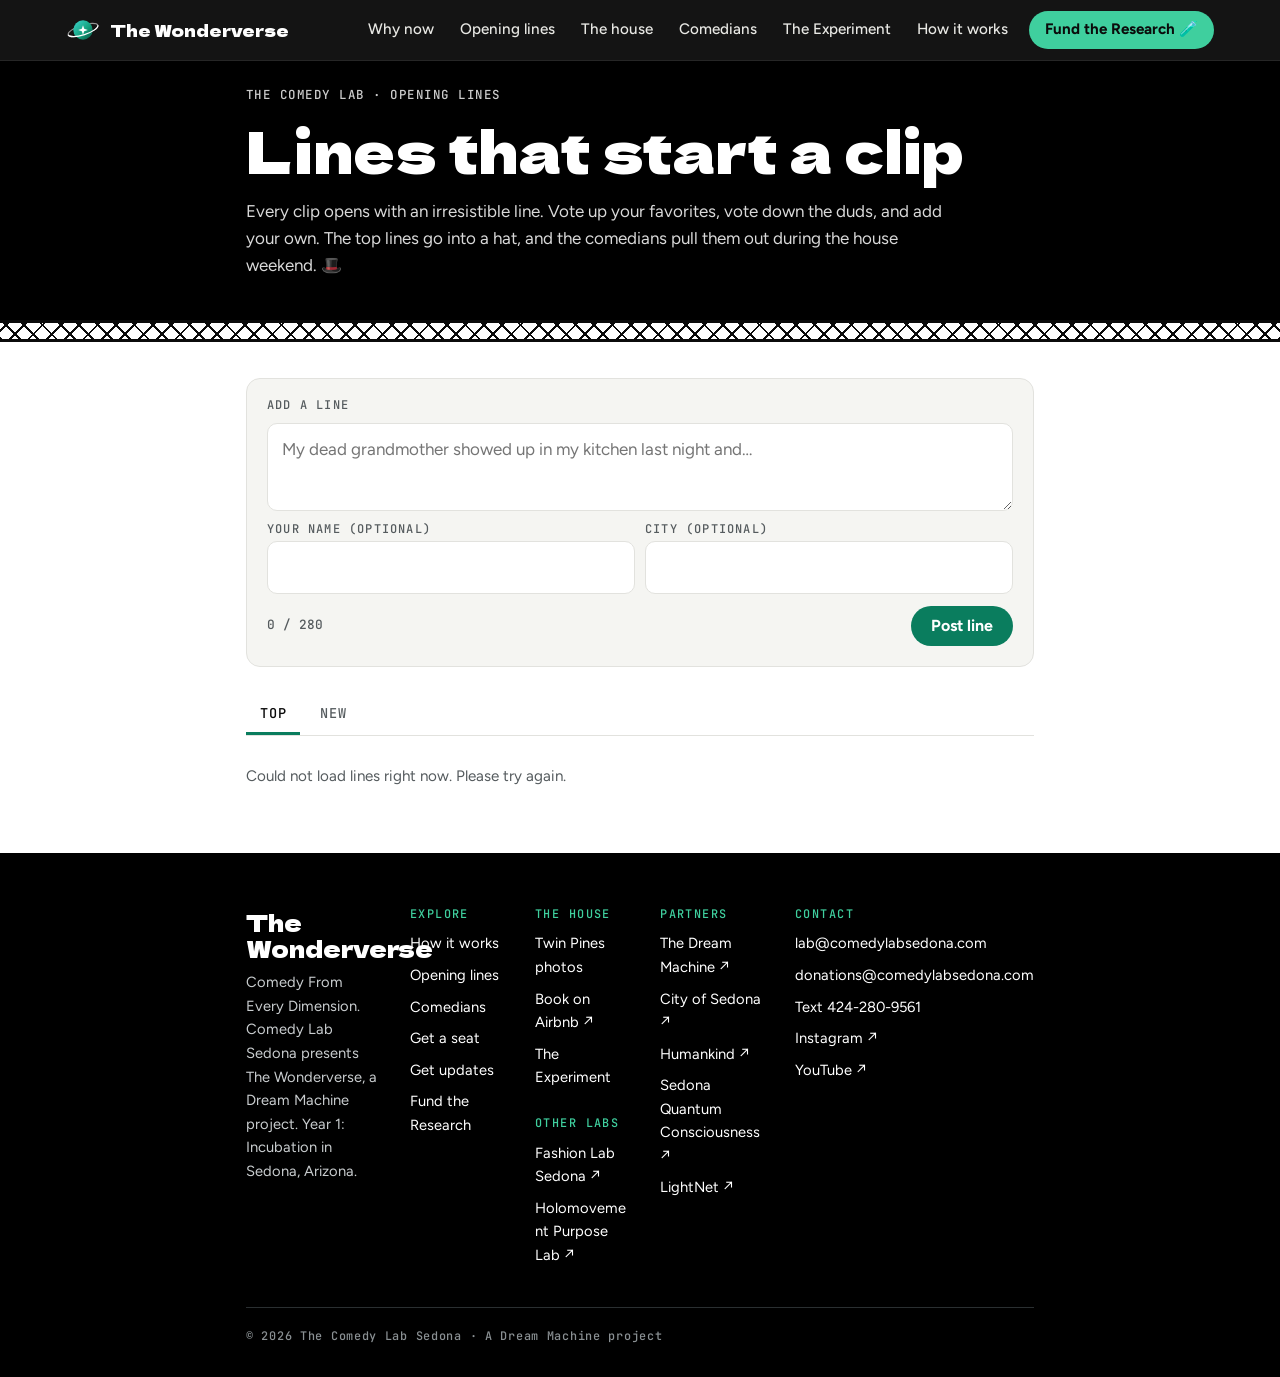
<file: site/lines.html>
<!doctype html>
<html lang="en">
<head>
<meta charset="utf-8">
<link rel="icon" type="image/png" sizes="64x64" href="assets/img/favicon-64.png">
<link rel="apple-touch-icon" href="assets/img/apple-touch-icon.png">
<script src="assets/js/favicon.js" defer></script>
<script src="assets/js/nav.js" defer></script>
<meta name="viewport" content="width=device-width,initial-scale=1,viewport-fit=cover">
<title>Opening Lines · The Wonderverse</title>
<meta name="description" content="Vote on the lines that start a Comedy Lab clip, and add your own.">
<meta property="og:title" content="Opening Lines | The Wonderverse">
<meta property="og:description" content="Vote up the lines you want the comedians to play with, or add your own.">
<meta property="og:image" content="https://comedylabsedona.com/assets/img/og-card.jpg?v=2">
<meta property="og:url" content="https://comedylabsedona.com/lines.html">
<script>
/* Google Analytics 4: paste the Measurement ID (G-XXXXXXX) to switch it on. */
(function(){var GA_ID='';if(!GA_ID)return;var s=document.createElement('script');s.async=true;s.src='https://www.googletagmanager.com/gtag/js?id='+GA_ID;document.head.appendChild(s);window.dataLayer=window.dataLayer||[];window.gtag=function(){dataLayer.push(arguments)};gtag('js',new Date());gtag('config',GA_ID);})();
</script>
<link rel="preconnect" href="https://fonts.googleapis.com">
<link rel="stylesheet" href="https://fonts.googleapis.com/css2?family=Dela+Gothic+One&family=Figtree:wght@400;500;700&family=JetBrains+Mono:wght@500&display=swap">
<style>
body{margin:0}[hidden]{display:none!important}
:root{
  --bg:#FFFFFF; --surface:#F5F5F2; --fg:#0B0B0B; --muted:#555B5E;
  --rock:#0A7D5E; --brass:#A9874E; --line:#E2E2DE; --down:#8A3B3B;
  --display:"Dela Gothic One","Arial Black",Impact,sans-serif;
  --body:"Figtree","Segoe UI",system-ui,sans-serif;
  --mono:"JetBrains Mono",ui-monospace,Menlo,monospace;
}
@media (prefers-color-scheme: dark){:root:not([data-theme="light"]){
  --bg:#0B0B0B; --surface:#161616; --fg:#F4F4F2; --muted:#A9AEB0;
  --rock:#3FCF9E; --brass:#C9A66B; --line:#2A2F31; --down:#E08A8A; color-scheme:dark}}
:root[data-theme="dark"]{
  --bg:#0B0B0B; --surface:#161616; --fg:#F4F4F2; --muted:#A9AEB0;
  --rock:#3FCF9E; --brass:#C9A66B; --line:#2A2F31; --down:#E08A8A; color-scheme:dark}
*{box-sizing:border-box}
body{background:var(--bg);color:var(--fg);font:400 1.0625rem/1.6 var(--body)}
a{color:var(--rock);text-underline-offset:3px}
.wrap{max-width:820px;margin:0 auto;padding-left:max(16px,env(safe-area-inset-left,0px));padding-right:max(16px,env(safe-area-inset-right,0px))}
h1,h2{font-family:var(--display);font-weight:400;line-height:1.05;text-wrap:balance;margin:0}
p{margin:0;max-width:65ch}
.eyebrow{font:500 .78rem/1 var(--mono);letter-spacing:.12em;text-transform:uppercase;color:var(--brass)}

.top{background:#000;color:#FFFFFF}
.top .wrap{display:grid;gap:18px;padding-block:28px 40px}
.back{display:inline-flex;align-items:center;gap:10px;color:#FFFFFF;text-decoration:none;font:500 .8rem/1 var(--mono);letter-spacing:.08em;text-transform:uppercase}
.back svg{width:40px;height:40px}
.top h1{font-size:clamp(2.2rem,7vw,3.6rem)}
.top p{opacity:.85}
.tile-band{height:22px;background:repeating-linear-gradient(45deg,var(--fg) 0 2px,transparent 2px 13px),repeating-linear-gradient(-45deg,var(--fg) 0 2px,transparent 2px 13px),var(--bg);border-block:3px solid var(--fg)}

main .wrap{display:grid;gap:28px;padding-block:36px 64px}
footer{padding-block:32px;border-top:1px solid var(--line);color:var(--muted);font-size:.9rem}
.site-foot{background:#000;color:#C9CDCF;border-top:0;padding-block:56px 32px;font-size:.92rem}
.site-foot a{color:#FFFFFF;text-decoration:none}
.site-foot a:hover{color:#3FCF9E;text-decoration:underline}
.foot-grid{display:grid;grid-template-columns:minmax(0,1.4fr) minmax(0,1fr) minmax(0,1fr) minmax(0,1.1fr) max-content;gap:32px 28px}
.foot-title{display:block;font:400 1.5rem/1.1 var(--display);color:#FFFFFF;margin-bottom:10px}
.foot-house{display:grid;gap:28px;align-content:start}
.site-foot h4{margin:0 0 12px;font:500 .74rem/1 var(--mono);letter-spacing:.12em;text-transform:uppercase;color:#3FCF9E}
.site-foot ul{list-style:none;margin:0;padding:0;display:grid;gap:8px}
.site-foot li{overflow-wrap:anywhere}
.foot-contact a[href^="mailto:"]{white-space:nowrap}
.foot-legal{margin-top:40px;padding-top:20px;border-top:1px solid #2A2F31;font:500 .74rem/1.4 var(--mono);letter-spacing:.06em;color:#8A9093;max-width:none}
@media (max-width:1080px){.foot-grid{grid-template-columns:repeat(3,minmax(0,1fr))}}
@media (max-width:900px){.foot-grid{grid-template-columns:repeat(2,minmax(0,1fr))}.foot-brand,.foot-contact{grid-column:1/-1}}
</style>
<link rel="stylesheet" href="assets/css/lines.css">
</head>
<body>
<header class="top"><div class="wrap">
  <a class="back" href="./#prompts">
    <svg viewBox="0 0 140 140" aria-hidden="true"><defs><linearGradient id="dm" x1="0" y1="0" x2="1" y2="1"><stop offset="0" stop-color="#3FD6CF"/><stop offset=".55" stop-color="#14A37F"/><stop offset="1" stop-color="#0A4F3E"/></linearGradient></defs><ellipse cx="70" cy="70" rx="64" ry="20" fill="none" stroke="#FFFFFF" stroke-width="5" opacity=".55" transform="rotate(-18 70 70)"/><circle cx="70" cy="70" r="40" fill="url(#dm)"/><path d="M6 70A64 20 0 0 0 134 70" fill="none" stroke="#FFFFFF" stroke-width="5" transform="rotate(-18 70 70)"/></svg>
    ← The Wonderverse
  </a>
  <div class="eyebrow" style="color:#FFFFFF;opacity:.8">The Comedy Lab · Opening lines</div>
  <h1>Lines that start a clip</h1>
  <p>Every clip opens with an irresistible line. Vote up your favorites, vote down the duds, and add your own. The top lines go into a hat, and the comedians pull them out during the house weekend. 🎩</p>
</div></header>
<div class="tile-band" aria-hidden="true"></div>

<main><div class="wrap">
  <form class="add" id="add" autocomplete="on">
    <label for="text">Add a line</label>
    <textarea id="text" name="text" maxlength="280" required placeholder="My dead grandmother showed up in my kitchen last night and…"></textarea>
    <div class="row">
      <div style="display:grid;gap:6px"><label for="name">Your name (optional)</label><input id="name" name="name" maxlength="60"></div>
      <div style="display:grid;gap:6px"><label for="city">City (optional)</label><input id="city" name="city" maxlength="60"></div>
    </div>
    <div class="add-foot"><span class="count" id="count">0 / 280</span><button class="btn" type="submit">Post line</button></div>
    <p class="msg" id="msg" role="status" hidden></p>
  </form>

  <div class="tabs" role="tablist" aria-label="Sort lines">
    <button role="tab" aria-selected="true" data-sort="top">Top</button>
    <button role="tab" aria-selected="false" data-sort="new">New</button>
  </div>
  <p class="lw-note" id="preview" hidden>Preview mode: votes and lines are saved only in this browser until the shared database is connected.</p>
  <ol class="list" id="list" aria-live="polite"></ol>
</div></main>

<footer class="site-foot"><div class="wrap">
  <div class="foot-grid">
    <div class="foot-brand">
      <b class="foot-title">The Wonderverse</b>
      <p>Comedy From Every Dimension. Comedy Lab Sedona presents The Wonderverse, a Dream Machine project. Year 1: Incubation in Sedona, Arizona.</p>
    </div>
    <nav aria-label="Explore"><h4>Explore</h4><ul>
      <li><a href="./#how">How it works</a></li>
      <li><a href="./#prompts">Opening lines</a></li>
      <li><a href="./#comedians">Comedians</a></li>
      <li><a href="seat.html">Get a seat</a></li>
      <li><a href="./#updates">Get updates</a></li>
      <li><a href="fund.html">Fund the Research</a></li>
    </ul></nav>
    <div class="foot-house"><nav aria-label="The house"><h4>The house</h4><ul>
      <li><a href="./#house">Twin Pines photos</a></li>
      <li><a href="https://www.airbnb.com/rooms/805076411524991297" target="_blank" rel="noopener">Book on Airbnb ↗</a></li>
      <li><a href="./#experiment">The Experiment</a></li>
    </ul></nav>
    <nav aria-label="Other Labs" class="foot-other"><h4>Other Labs</h4><ul>
      <li><a href="https://fashionlabsedona.com" target="_blank" rel="noopener">Fashion Lab Sedona ↗</a></li>
      <li><a href="https://www.lightnet.org/labs/purpose" target="_blank" rel="noopener">Holomovement Purpose Lab ↗</a></li>
    </ul></nav></div>
    <nav aria-label="Partners"><h4>Partners</h4><ul>
      <li><a href="https://thedreammachine.org" target="_blank" rel="noopener">The Dream Machine ↗</a></li>
      <li><a href="https://www.sedonaaz.gov" target="_blank" rel="noopener">City of Sedona ↗</a></li>
      <li><a href="https://humankind.center" target="_blank" rel="noopener">Humankind ↗</a></li>
      <li><a href="https://sedonaqc.org/" target="_blank" rel="noopener">Sedona Quantum Consciousness ↗</a></li>
      <li><a href="https://lightnet.org" target="_blank" rel="noopener">LightNet ↗</a></li>
    </ul></nav>
    <nav class="foot-contact" aria-label="Contact and follow"><h4>Contact</h4><ul>
      <li><a href="mailto:lab@comedylabsedona.com">lab<wbr>@comedylabsedona.com</a></li>
      <li><a href="mailto:donations@comedylabsedona.com">donations<wbr>@comedylabsedona.com</a></li>
      <li><a href="sms:+14242809561">Text 424-280-9561</a></li>
      <li><a href="https://instagram.com/comedylabsedona" target="_blank" rel="noopener">Instagram ↗</a></li>
      <li><a href="https://www.youtube.com/@comedylabsedona" target="_blank" rel="noopener">YouTube ↗</a></li>
    </ul></nav>
  </div>
  <p class="foot-legal">© 2026 The Comedy Lab Sedona · A Dream Machine project</p>
</div></footer>

<script src="assets/js/lines-config.js"></script>
<script src="assets/js/lines.js"></script>
<script src="assets/js/fun.js"></script>
</body>
</html>
</file>
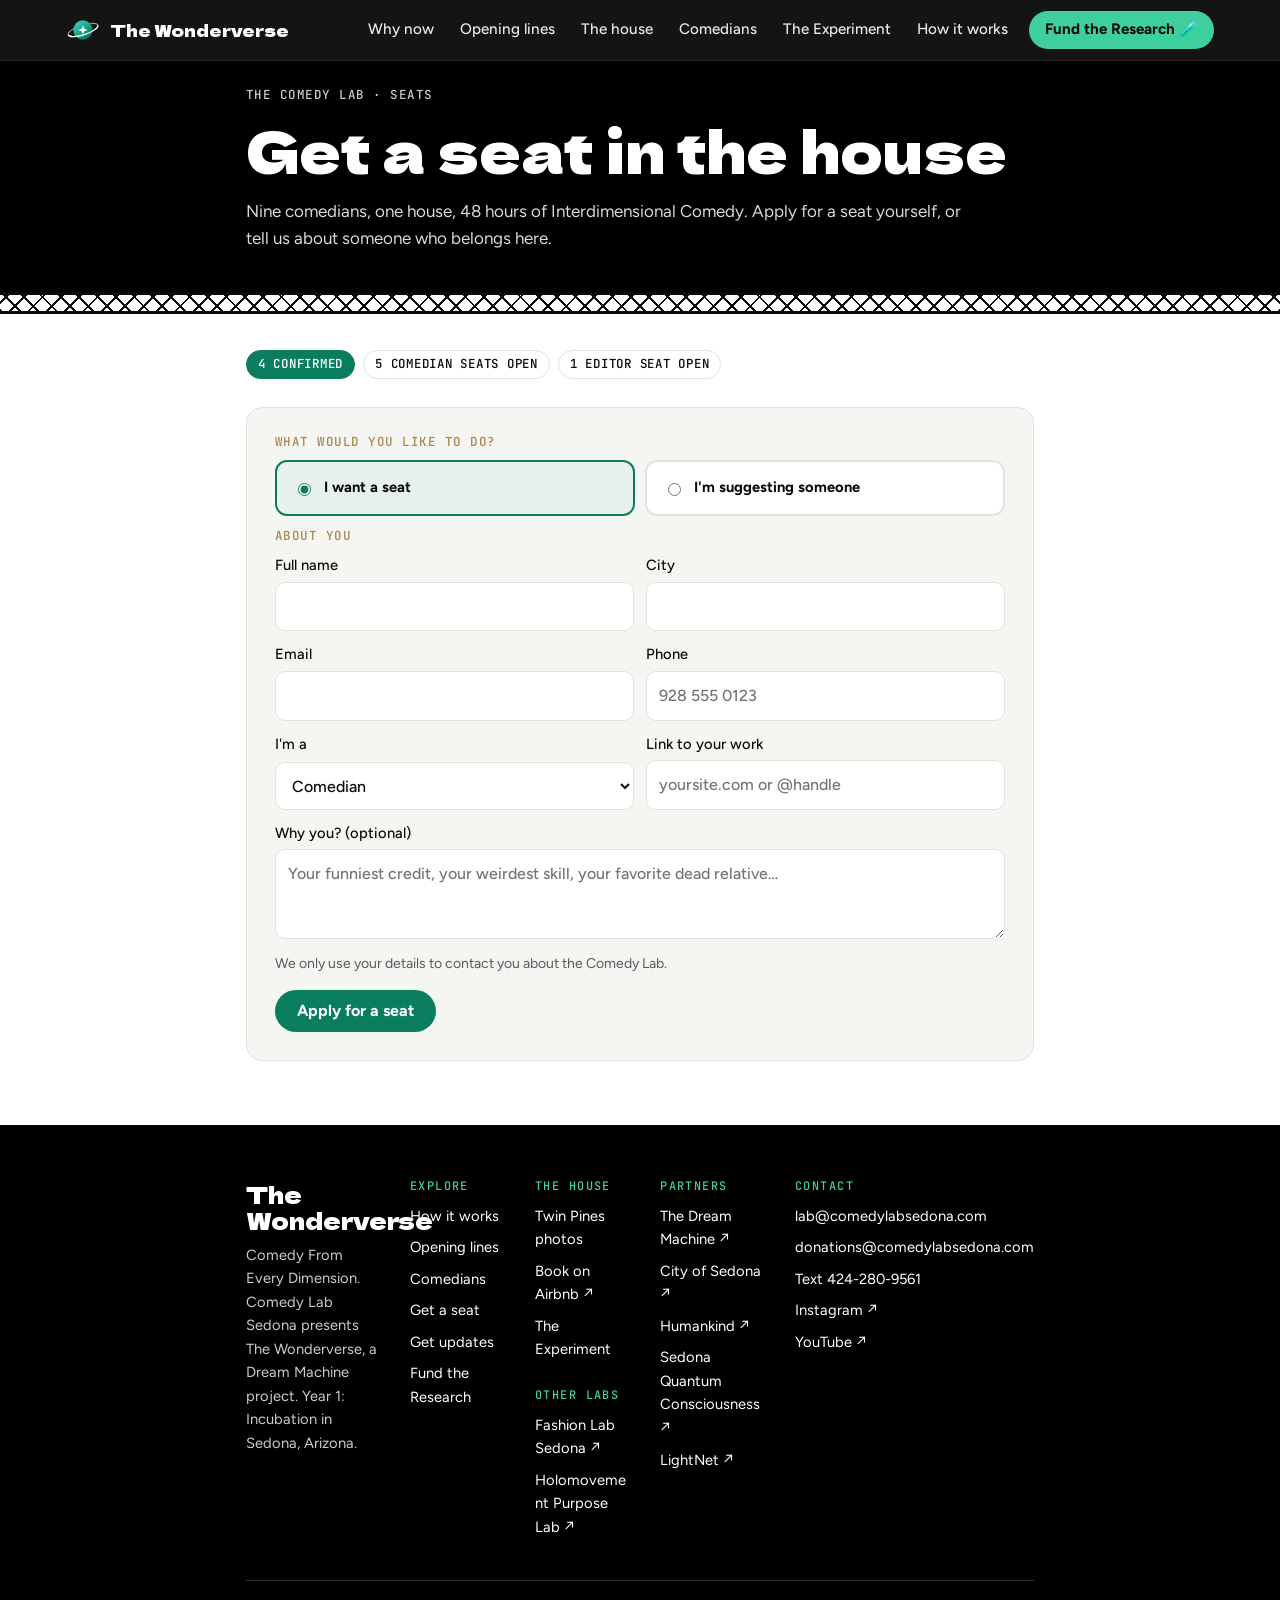
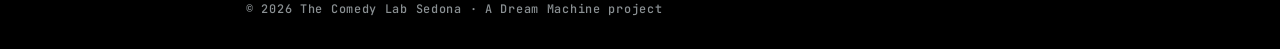
<file: site/seat.html>
<!doctype html>
<html lang="en">
<head>
<meta charset="utf-8">
<link rel="icon" type="image/png" sizes="64x64" href="assets/img/favicon-64.png">
<link rel="apple-touch-icon" href="assets/img/apple-touch-icon.png">
<script src="assets/js/favicon.js" defer></script>
<script src="assets/js/nav.js" defer></script>
<meta name="viewport" content="width=device-width,initial-scale=1,viewport-fit=cover">
<title>Seats · The Wonderverse</title>
<meta name="description" content="Apply for a seat in the Comedy Lab house, or suggest a comedian, editor or makeup artist.">
<meta property="og:title" content="Get a seat in the house | The Wonderverse">
<meta property="og:description" content="Nine comedians, one house, 48 hours. Apply for a seat or suggest someone.">
<meta property="og:image" content="https://comedylabsedona.com/assets/img/og-card.jpg?v=2">
<meta property="og:url" content="https://comedylabsedona.com/seat.html">
<script>
/* Google Analytics 4: paste the Measurement ID (G-XXXXXXX) to switch it on. */
(function(){var GA_ID='';if(!GA_ID)return;var s=document.createElement('script');s.async=true;s.src='https://www.googletagmanager.com/gtag/js?id='+GA_ID;document.head.appendChild(s);window.dataLayer=window.dataLayer||[];window.gtag=function(){dataLayer.push(arguments)};gtag('js',new Date());gtag('config',GA_ID);})();
</script>
<link rel="preconnect" href="https://fonts.googleapis.com">
<link rel="stylesheet" href="https://fonts.googleapis.com/css2?family=Dela+Gothic+One&family=Figtree:wght@400;500;700&family=JetBrains+Mono:wght@500&display=swap">
<style>
body{margin:0}[hidden]{display:none!important}
:root{
  --bg:#FFFFFF; --surface:#F5F5F2; --fg:#0B0B0B; --muted:#555B5E;
  --rock:#0A7D5E; --brass:#A9874E; --line:#E2E2DE; --down:#8A3B3B;
  --display:"Dela Gothic One","Arial Black",Impact,sans-serif;
  --body:"Figtree","Segoe UI",system-ui,sans-serif;
  --mono:"JetBrains Mono",ui-monospace,Menlo,monospace;
}
@media (prefers-color-scheme: dark){:root:not([data-theme="light"]){
  --bg:#0B0B0B; --surface:#161616; --fg:#F4F4F2; --muted:#A9AEB0;
  --rock:#3FCF9E; --brass:#C9A66B; --line:#2A2F31; --down:#E08A8A; color-scheme:dark}}
:root[data-theme="dark"]{
  --bg:#0B0B0B; --surface:#161616; --fg:#F4F4F2; --muted:#A9AEB0;
  --rock:#3FCF9E; --brass:#C9A66B; --line:#2A2F31; --down:#E08A8A; color-scheme:dark}
*{box-sizing:border-box}
body{background:var(--bg);color:var(--fg);font:400 1.0625rem/1.6 var(--body)}
a{color:var(--rock);text-underline-offset:3px}
.wrap{max-width:820px;margin:0 auto;padding-left:max(16px,env(safe-area-inset-left,0px));padding-right:max(16px,env(safe-area-inset-right,0px))}
h1,h2{font-family:var(--display);font-weight:400;line-height:1.05;text-wrap:balance;margin:0}
p{margin:0;max-width:65ch}
.eyebrow{font:500 .78rem/1 var(--mono);letter-spacing:.12em;text-transform:uppercase;color:var(--brass)}

.top{background:#000;color:#FFFFFF}
.top .wrap{display:grid;gap:18px;padding-block:28px 40px}
.back{display:inline-flex;align-items:center;gap:10px;color:#FFFFFF;text-decoration:none;font:500 .8rem/1 var(--mono);letter-spacing:.08em;text-transform:uppercase}
.back svg{width:40px;height:40px}
.top h1{font-size:clamp(2.2rem,7vw,3.6rem)}
.top p{opacity:.85}
.tile-band{height:22px;background:repeating-linear-gradient(45deg,var(--fg) 0 2px,transparent 2px 13px),repeating-linear-gradient(-45deg,var(--fg) 0 2px,transparent 2px 13px),var(--bg);border-block:3px solid var(--fg)}

main .wrap{display:grid;gap:28px;padding-block:36px 64px}
footer{padding-block:32px;border-top:1px solid var(--line);color:var(--muted);font-size:.9rem}

.intro{display:grid;gap:12px}
.panel{background:var(--surface);border:1px solid var(--line);border-radius:16px;padding:clamp(18px,4vw,28px);display:grid;gap:18px;min-width:0}
form{display:grid;gap:14px}
fieldset{border:0;padding:0;margin:0;display:grid;gap:12px;min-width:0}
legend{font:500 .78rem/1 var(--mono);letter-spacing:.12em;text-transform:uppercase;color:var(--brass);margin-bottom:12px;padding:0}
label{display:grid;gap:4px;font-weight:500;font-size:.92rem}
input,select,textarea{font:inherit;font-size:1rem;padding:11px 12px;border-radius:10px;border:1px solid var(--line);background:var(--bg);color:var(--fg);width:100%;min-width:0}
textarea{min-height:90px;resize:vertical}
.row2{display:grid;grid-template-columns:1fr 1fr;gap:12px}
@media (max-width:560px){.row2{grid-template-columns:1fr}}
.mode{display:grid;grid-template-columns:1fr 1fr;gap:10px}
.mode label{display:flex;gap:10px;align-items:center;padding:14px 16px;border:2px solid var(--line);border-radius:12px;background:var(--bg);cursor:pointer;font-weight:700}
.mode input{width:auto;accent-color:var(--rock)}
.mode label:has(input:checked){border-color:var(--rock);background:color-mix(in srgb,var(--rock) 10%,var(--bg))}
@media (max-width:560px){.mode{grid-template-columns:1fr}}
.btn{justify-self:start;font:700 1rem/1 var(--body);padding:13px 22px;border-radius:999px;border:0;background:var(--rock);color:var(--bg);cursor:pointer}
.btn:disabled{opacity:.5}
.signup__trap{position:absolute;left:-9999px;width:1px;height:1px;opacity:0}
.signup__done{font-weight:700;color:var(--rock);margin:0}
.signup__err{color:var(--down);margin:0}
.small{color:var(--muted);font-size:.88rem}
.seats{display:flex;flex-wrap:wrap;gap:8px}
.seats span{font:500 .78rem/1 var(--mono);letter-spacing:.06em;text-transform:uppercase;border-radius:999px;padding:7px 11px;border:1px solid var(--line)}
.seats .on{background:var(--rock);border-color:var(--rock);color:var(--bg)}
main .wrap>*{min-width:0}
.site-foot{background:#000;color:#C9CDCF;border-top:0;padding-block:56px 32px;font-size:.92rem}
.site-foot a{color:#FFFFFF;text-decoration:none}
.site-foot a:hover{color:#3FCF9E;text-decoration:underline}
.foot-grid{display:grid;grid-template-columns:minmax(0,1.4fr) minmax(0,1fr) minmax(0,1fr) minmax(0,1.1fr) max-content;gap:32px 28px}
.foot-title{display:block;font:400 1.5rem/1.1 var(--display);color:#FFFFFF;margin-bottom:10px}
.foot-house{display:grid;gap:28px;align-content:start}
.site-foot h4{margin:0 0 12px;font:500 .74rem/1 var(--mono);letter-spacing:.12em;text-transform:uppercase;color:#3FCF9E}
.site-foot ul{list-style:none;margin:0;padding:0;display:grid;gap:8px}
.site-foot li{overflow-wrap:anywhere}
.foot-contact a[href^="mailto:"]{white-space:nowrap}
.foot-legal{margin-top:40px;padding-top:20px;border-top:1px solid #2A2F31;font:500 .74rem/1.4 var(--mono);letter-spacing:.06em;color:#8A9093;max-width:none}
@media (max-width:1080px){.foot-grid{grid-template-columns:repeat(3,minmax(0,1fr))}}
@media (max-width:900px){.foot-grid{grid-template-columns:repeat(2,minmax(0,1fr))}.foot-brand,.foot-contact{grid-column:1/-1}}
</style>
</head>
<body>
<header class="top"><div class="wrap">
  <a class="back" href="./#comedians">
    <svg viewBox="0 0 140 140" aria-hidden="true"><defs><linearGradient id="dm" x1="0" y1="0" x2="1" y2="1"><stop offset="0" stop-color="#3FD6CF"/><stop offset=".55" stop-color="#14A37F"/><stop offset="1" stop-color="#0A4F3E"/></linearGradient></defs><ellipse cx="70" cy="70" rx="64" ry="20" fill="none" stroke="#FFFFFF" stroke-width="5" opacity=".55" transform="rotate(-18 70 70)"/><circle cx="70" cy="70" r="40" fill="url(#dm)"/><path d="M6 70A64 20 0 0 0 134 70" fill="none" stroke="#FFFFFF" stroke-width="5" transform="rotate(-18 70 70)"/></svg>
    ← The Wonderverse
  </a>
  <div class="eyebrow" style="color:#FFFFFF;opacity:.8">The Comedy Lab · Seats</div>
  <h1>Get a seat in the house</h1>
  <p>Nine comedians, one house, 48 hours of Interdimensional Comedy. Apply for a seat yourself, or tell us about someone who belongs here.</p>
</div></header>
<div class="tile-band" aria-hidden="true"></div>

<main><div class="wrap">
  <div class="intro">
    <div class="seats" aria-label="Seat status"><span class="on">4 confirmed</span><span>5 comedian seats open</span><span>1 editor seat open</span></div>
  </div>
  <div class="panel">
    <form class="mailform" id="seat" data-subject="Comedy Lab: seat application" aria-label="Apply for a seat or suggest someone">
      <fieldset>
        <legend>What would you like to do?</legend>
        <div class="mode">
          <label><input type="radio" name="Type" value="Applying for myself" checked> I want a seat</label>
          <label><input type="radio" name="Type" value="Suggesting someone"> I'm suggesting someone</label>
        </div>
      </fieldset>

      <fieldset data-for="self">
        <legend>About you</legend>
        <div class="row2">
          <label for="s-name">Full name<input id="s-name" name="Name" required maxlength="80" autocomplete="name"></label>
          <label for="s-city">City<input id="s-city" name="City" required maxlength="80" autocomplete="address-level2"></label>
        </div>
        <div class="row2">
          <label for="s-email">Email<input id="s-email" name="email" type="email" required maxlength="200" autocomplete="email"></label>
          <label for="s-phone">Phone<input id="s-phone" name="Phone" type="tel" required maxlength="25" autocomplete="tel" placeholder="928 555 0123"></label>
        </div>
        <div class="row2">
          <label for="s-role">I'm a<select id="s-role" name="Role"><option>Comedian</option><option>Editor</option><option>Hair/makeup/costumes</option><option>Something else</option></select></label>
          <label for="s-link">Link to your work<input id="s-link" name="Link to work" data-url inputmode="url" maxlength="300" placeholder="yoursite.com or @handle"></label>
        </div>
        <label for="s-why">Why you? (optional)<textarea id="s-why" name="Why" maxlength="1000" placeholder="Your funniest credit, your weirdest skill, your favorite dead relative…"></textarea></label>
      </fieldset>

      <fieldset data-for="nominate" hidden>
        <legend>Who are you suggesting?</legend>
        <div class="row2">
          <label for="n-name">Their name<input id="n-name" name="Nominee name" required maxlength="80"></label>
          <label for="n-city">Their city<input id="n-city" name="Nominee city" maxlength="80"></label>
        </div>
        <div class="row2">
          <label for="n-email">Their email (if you have it)<input id="n-email" name="Nominee email" type="email" maxlength="200"></label>
          <label for="n-phone">Their phone (if you have it)<input id="n-phone" name="Nominee phone" type="tel" maxlength="25"></label>
        </div>
        <div class="row2">
          <label for="n-role">They're a<select id="n-role" name="Nominee role"><option>Comedian</option><option>Editor</option><option>Hair/makeup/costumes</option><option>Something else</option></select></label>
          <label for="n-link">Link to their work<input id="n-link" name="Nominee link" data-url inputmode="url" maxlength="300" placeholder="their site, YouTube or @handle"></label>
        </div>
        <label for="n-why">Why should they get a seat?<textarea id="n-why" name="Why them" maxlength="1000"></textarea></label>
      </fieldset>

      <fieldset data-for="nominate" hidden>
        <legend>About you</legend>
        <div class="row2">
          <label for="y-name">Your name<input id="y-name" name="Name" required maxlength="80" autocomplete="name"></label>
          <label for="y-email">Your email<input id="y-email" name="email" type="email" required maxlength="200" autocomplete="email"></label>
        </div>
        <label for="y-phone">Your phone<input id="y-phone" name="Phone" type="tel" required maxlength="25" autocomplete="tel"></label>
      </fieldset>

      <input class="signup__trap" type="text" name="_honey" value="" tabindex="-1" autocomplete="off" aria-hidden="true">
      <p class="small">We only use your details to contact you about the Comedy Lab.</p>
      <button class="btn" type="submit">Send it</button>
      <p class="signup__done" role="status" hidden>Got it! The team reads every one and will be in touch.</p>
      <p class="signup__err" role="status" hidden>That didn't send. Please try again, or DM us on Instagram @comedylabsedona.</p>
    </form>
  </div>
</div></main>

<footer class="site-foot"><div class="wrap">
  <div class="foot-grid">
    <div class="foot-brand">
      <b class="foot-title">The Wonderverse</b>
      <p>Comedy From Every Dimension. Comedy Lab Sedona presents The Wonderverse, a Dream Machine project. Year 1: Incubation in Sedona, Arizona.</p>
    </div>
    <nav aria-label="Explore"><h4>Explore</h4><ul>
      <li><a href="./#how">How it works</a></li>
      <li><a href="./#prompts">Opening lines</a></li>
      <li><a href="./#comedians">Comedians</a></li>
      <li><a href="seat.html">Get a seat</a></li>
      <li><a href="./#updates">Get updates</a></li>
      <li><a href="fund.html">Fund the Research</a></li>
    </ul></nav>
    <div class="foot-house"><nav aria-label="The house"><h4>The house</h4><ul>
      <li><a href="./#house">Twin Pines photos</a></li>
      <li><a href="https://www.airbnb.com/rooms/805076411524991297" target="_blank" rel="noopener">Book on Airbnb ↗</a></li>
      <li><a href="./#experiment">The Experiment</a></li>
    </ul></nav>
    <nav aria-label="Other Labs" class="foot-other"><h4>Other Labs</h4><ul>
      <li><a href="https://fashionlabsedona.com" target="_blank" rel="noopener">Fashion Lab Sedona ↗</a></li>
      <li><a href="https://www.lightnet.org/labs/purpose" target="_blank" rel="noopener">Holomovement Purpose Lab ↗</a></li>
    </ul></nav></div>
    <nav aria-label="Partners"><h4>Partners</h4><ul>
      <li><a href="https://thedreammachine.org" target="_blank" rel="noopener">The Dream Machine ↗</a></li>
      <li><a href="https://www.sedonaaz.gov" target="_blank" rel="noopener">City of Sedona ↗</a></li>
      <li><a href="https://humankind.center" target="_blank" rel="noopener">Humankind ↗</a></li>
      <li><a href="https://sedonaqc.org/" target="_blank" rel="noopener">Sedona Quantum Consciousness ↗</a></li>
      <li><a href="https://lightnet.org" target="_blank" rel="noopener">LightNet ↗</a></li>
    </ul></nav>
    <nav class="foot-contact" aria-label="Contact and follow"><h4>Contact</h4><ul>
      <li><a href="mailto:lab@comedylabsedona.com">lab<wbr>@comedylabsedona.com</a></li>
      <li><a href="mailto:donations@comedylabsedona.com">donations<wbr>@comedylabsedona.com</a></li>
      <li><a href="sms:+14242809561">Text 424-280-9561</a></li>
      <li><a href="https://instagram.com/comedylabsedona" target="_blank" rel="noopener">Instagram ↗</a></li>
      <li><a href="https://www.youtube.com/@comedylabsedona" target="_blank" rel="noopener">YouTube ↗</a></li>
    </ul></nav>
  </div>
  <p class="foot-legal">© 2026 The Comedy Lab Sedona · A Dream Machine project</p>
</div></footer>

<script>
/* Show the fields for "I want a seat" or "I'm suggesting someone".
   Hidden fields are disabled so they are neither required nor sent. */
(function(){
  var form=document.getElementById('seat');
  function set(mode){
    form.querySelectorAll('fieldset[data-for]').forEach(function(f){
      var on=f.dataset.for===mode; f.hidden=!on;
      f.querySelectorAll('input,select,textarea').forEach(function(i){i.disabled=!on});
    });
    form.dataset.subject=mode==='self'?'Comedy Lab: seat application':'Comedy Lab: seat suggestion';
    form.querySelector('.btn').textContent=mode==='self'?'Apply for a seat':'Send my suggestion';
  }
  form.querySelectorAll('input[name="Type"]').forEach(function(r){
    r.addEventListener('change',function(){set(r.value==='Applying for myself'?'self':'nominate')});
  });
  var start=/[?&]mode=suggest/.test(location.search)?'nominate':'self';
  if(start==='nominate')form.querySelector('input[value="Suggesting someone"]').checked=true;
  set(start);
  form.addEventListener('reset',function(){setTimeout(function(){set(form.querySelector('input[name="Type"]:checked').value==='Applying for myself'?'self':'nominate')})});
})();
</script>
<script src="assets/js/main.js"></script>
<script src="assets/js/fun.js"></script>
</body>
</html>
</file>
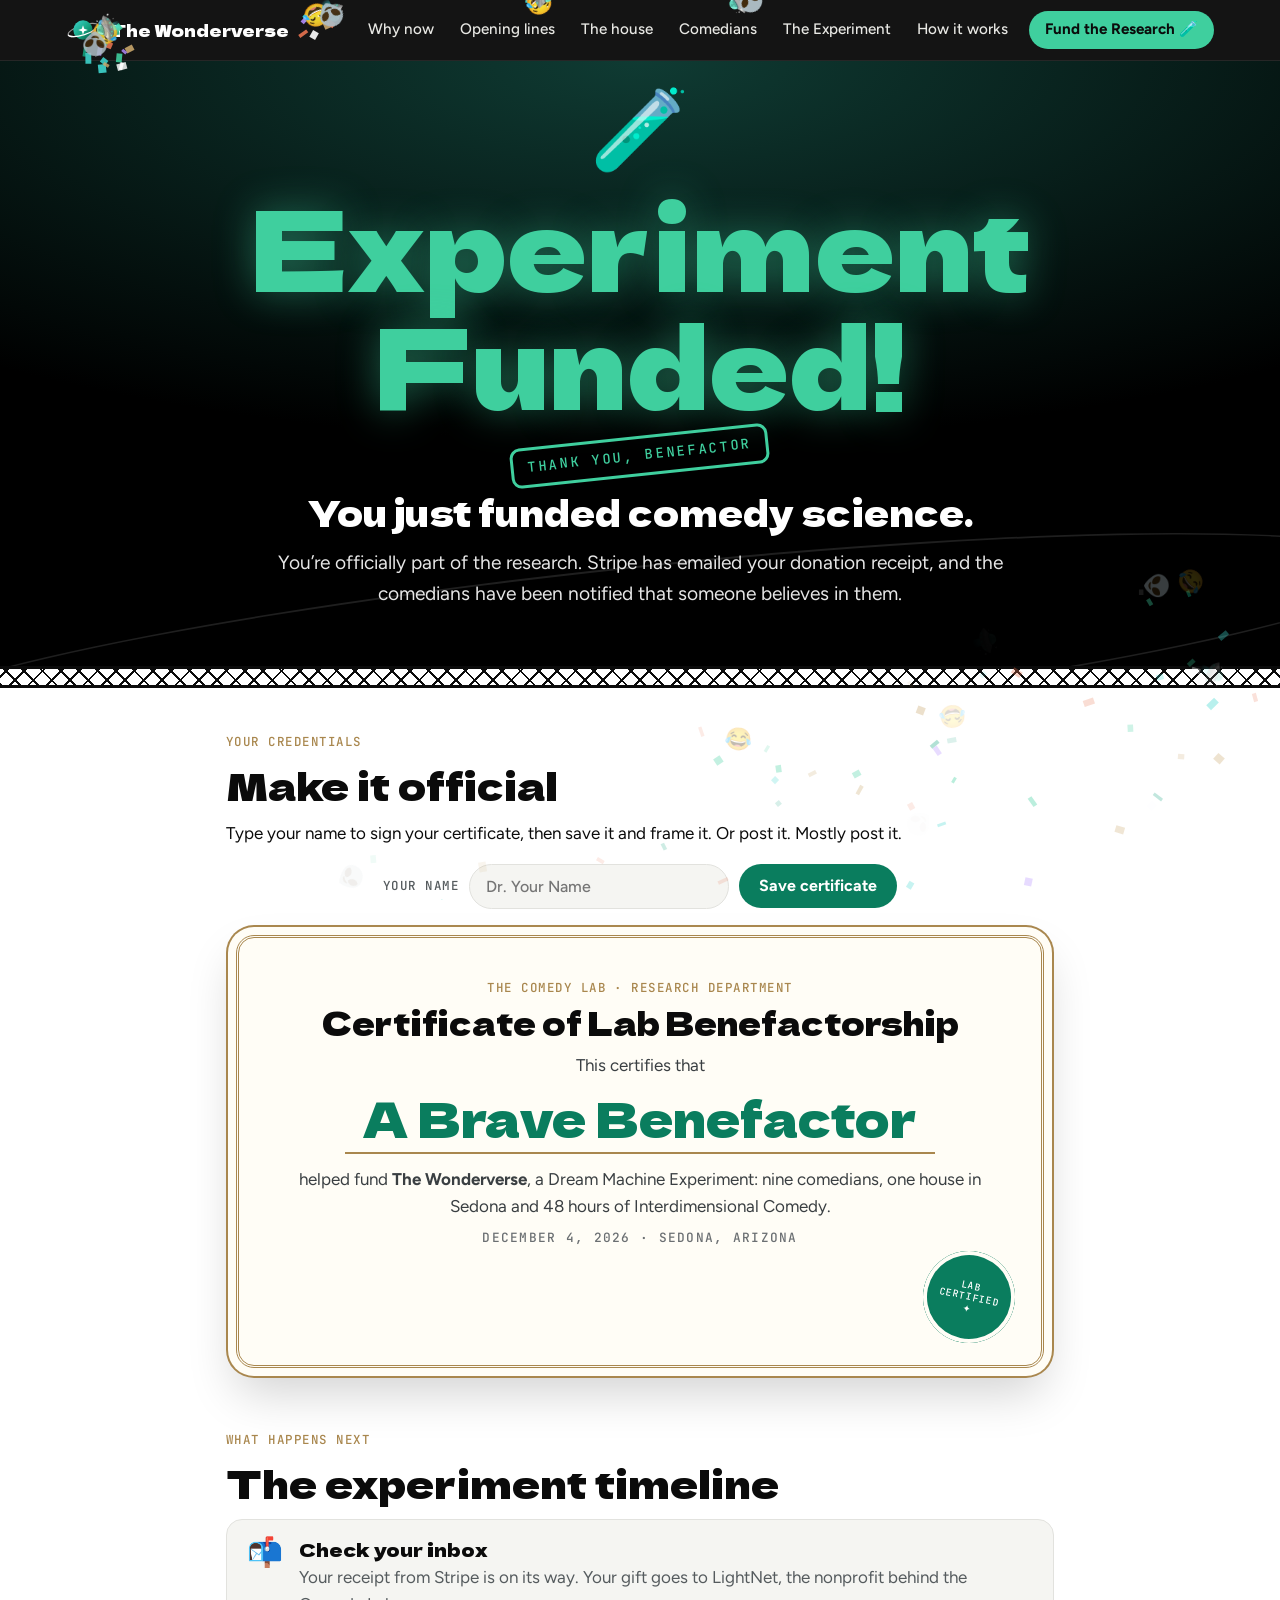
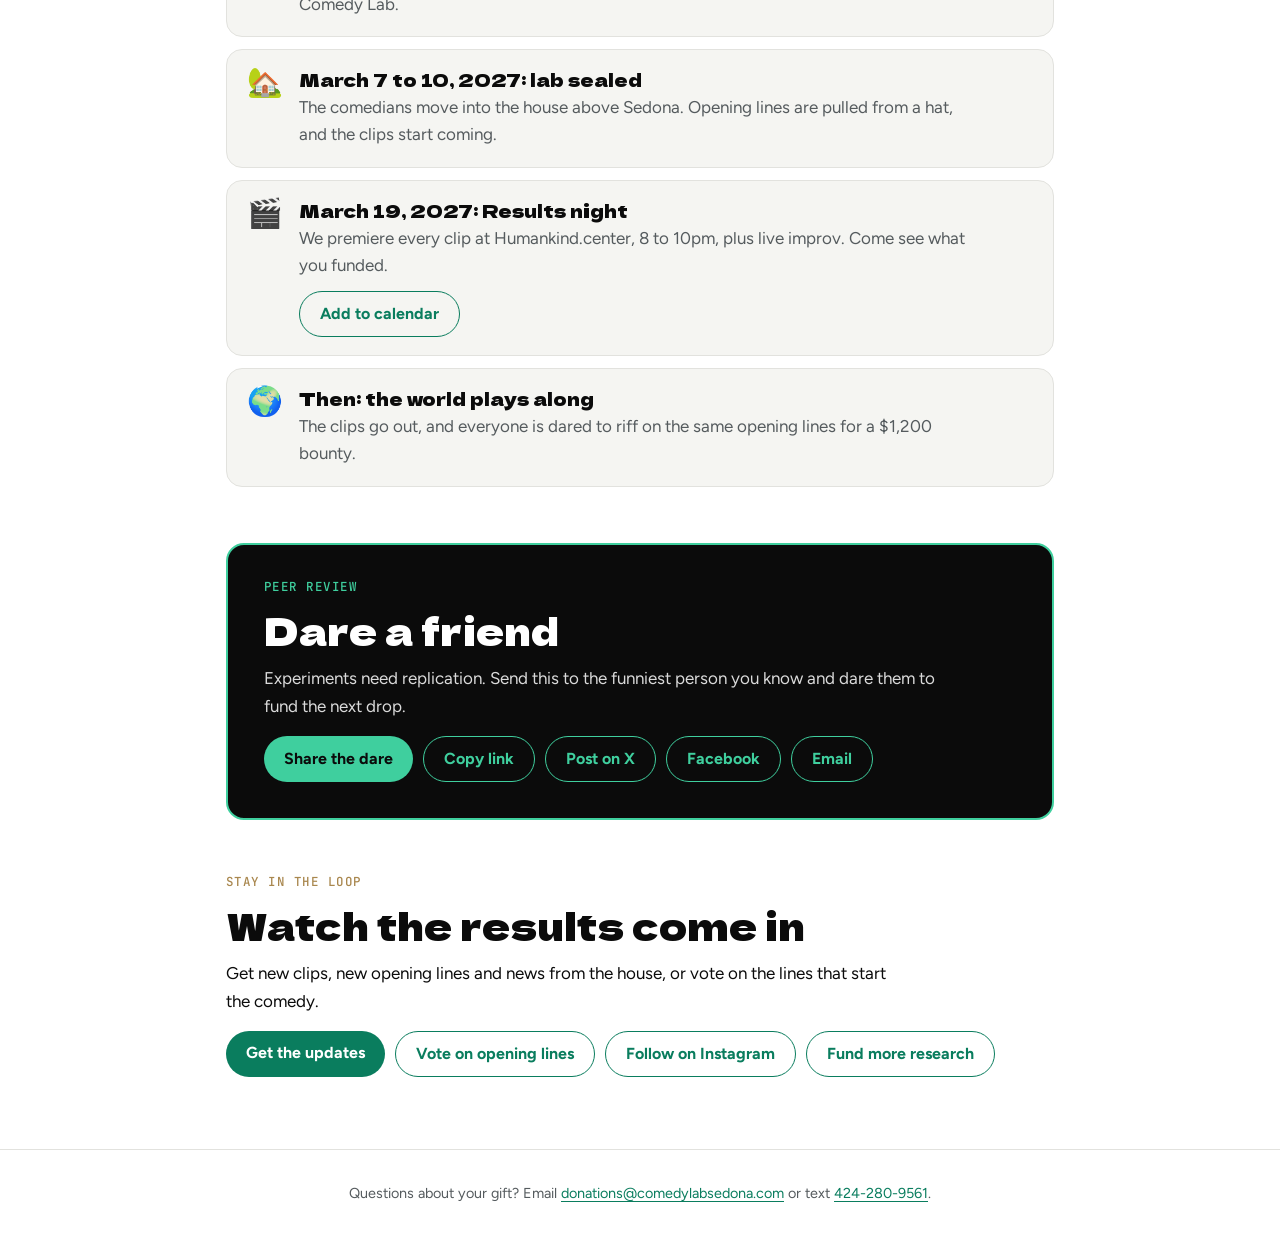
<file: site/thanks.html>
<!doctype html>
<html lang="en">
<head>
<meta charset="utf-8">
<link rel="icon" type="image/png" sizes="64x64" href="assets/img/favicon-64.png">
<link rel="apple-touch-icon" href="assets/img/apple-touch-icon.png">
<script src="assets/js/favicon.js" defer></script>
<script src="assets/js/nav.js" defer></script>
<meta name="viewport" content="width=device-width,initial-scale=1,viewport-fit=cover">
<title>Experiment Funded · The Wonderverse</title>
<meta name="robots" content="noindex">
<meta name="description" content="Thank you for funding the Comedy Lab.">
<link rel="preconnect" href="https://fonts.googleapis.com">
<link rel="stylesheet" href="https://fonts.googleapis.com/css2?family=Dela+Gothic+One&family=Figtree:wght@400;500;700&family=JetBrains+Mono:wght@500&display=swap">
<style>
body{margin:0}[hidden]{display:none!important}
:root{
  --bg:#FFFFFF; --surface:#F5F5F2; --fg:#0B0B0B; --muted:#555B5E;
  --rock:#0A7D5E; --brass:#A9874E; --line:#E2E2DE;
  --display:"Dela Gothic One","Arial Black",Impact,sans-serif;
  --body:"Figtree","Segoe UI",system-ui,sans-serif;
  --mono:"JetBrains Mono",ui-monospace,Menlo,monospace;
}
@media (prefers-color-scheme: dark){:root:not([data-theme="light"]){
  --bg:#0B0B0B; --surface:#161616; --fg:#F4F4F2; --muted:#A9AEB0;
  --rock:#3FCF9E; --brass:#C9A66B; --line:#2A2F31; color-scheme:dark}}
:root[data-theme="dark"]{
  --bg:#0B0B0B; --surface:#161616; --fg:#F4F4F2; --muted:#A9AEB0;
  --rock:#3FCF9E; --brass:#C9A66B; --line:#2A2F31; color-scheme:dark}
*{box-sizing:border-box}
body{background:var(--bg);color:var(--fg);font:400 1.0625rem/1.6 var(--body)}
a{color:var(--rock);text-underline-offset:3px}
.wrap{max-width:860px;margin:0 auto;padding-left:max(16px,env(safe-area-inset-left,0px));padding-right:max(16px,env(safe-area-inset-right,0px))}
h1,h2,h3{font-family:var(--display);font-weight:400;line-height:1.05;text-wrap:balance;margin:0}
p{margin:0;max-width:62ch}
.eyebrow{font:500 .78rem/1 var(--mono);letter-spacing:.12em;text-transform:uppercase;color:var(--brass)}
.btn{display:inline-block;text-decoration:none;font:700 1rem/1 var(--body);padding:14px 20px;border-radius:999px;border:0;background:var(--rock);color:var(--bg);cursor:pointer;text-align:center}
.btn.ghost{background:transparent;border:1.5px solid var(--rock);color:var(--rock)}
.row{display:flex;flex-wrap:wrap;gap:10px}

/* Hero */
.hero{position:relative;overflow:hidden;background:radial-gradient(120% 90% at 50% 0%,#0F3B33 0%,#000 70%);color:#FFFFFF;text-align:center}
.hero .wrap{display:grid;justify-items:center;gap:16px;padding-block:28px 56px}
.stamp{display:inline-block;font:500 .85rem/1 var(--mono);letter-spacing:.2em;text-transform:uppercase;color:#3FCF9E;border:3px solid #3FCF9E;border-radius:10px;padding:10px 14px;transform:rotate(-6deg);animation:stamp .6s cubic-bezier(.2,1.6,.4,1) .2s both}
@keyframes stamp{from{transform:rotate(-6deg) scale(2.4);opacity:0}to{transform:rotate(-6deg) scale(1);opacity:1}}
.hero h1{font-size:clamp(3rem,13vw,7rem);color:#3FCF9E;text-shadow:0 0 40px rgba(63,207,158,.45)}
.hero .sub{font:400 clamp(1.4rem,4.5vw,2.2rem)/1.15 var(--display);opacity:1}
.hero p{font-size:1.2rem;opacity:.9;margin-inline:auto}
.flask{font-size:clamp(3rem,10vw,5rem);line-height:1;animation:bub 2.6s ease-in-out infinite}
@keyframes bub{0%,100%{transform:translateY(0) rotate(-4deg)}50%{transform:translateY(-10px) rotate(4deg)}}
.orbit{position:absolute;inset:auto -10% -60px;height:160px;border:2px solid rgba(255,255,255,.12);border-radius:50%;transform:rotate(-6deg);pointer-events:none}
@media (prefers-reduced-motion:reduce){.stamp,.flask{animation:none}}
.tile-band{height:22px;background:repeating-linear-gradient(45deg,var(--fg) 0 2px,transparent 2px 13px),repeating-linear-gradient(-45deg,var(--fg) 0 2px,transparent 2px 13px),var(--bg);border-block:3px solid var(--fg)}

main .wrap{display:grid;gap:56px;padding-block:48px 72px}
section{display:grid;gap:16px}
section h2{font-size:clamp(1.7rem,4.5vw,2.4rem)}

/* Certificate */
.cert{position:relative;background:#FFFDF6;color:#0B0B0B;border-radius:18px;padding:clamp(22px,5vw,44px) clamp(22px,5vw,44px) clamp(96px,16vw,120px);text-align:center;border:3px double #A9874E;box-shadow:0 0 0 8px #FFFDF6,0 0 0 10px #A9874E,0 24px 48px rgba(0,0,0,.18);display:grid;gap:12px;justify-items:center;margin:10px}
.cert .eyebrow{color:#A9874E}
.cert h3{font-size:clamp(1.4rem,4vw,2rem)}
.cert .who{font:400 clamp(1.8rem,6vw,3rem)/1.1 var(--display);color:#0A7D5E;border-bottom:2px solid #A9874E;padding:0 18px 8px;min-width:60%;overflow-wrap:anywhere}
.cert p{color:#3A3F42;margin-inline:auto}
.cert .seal{position:absolute;right:clamp(10px,3vw,26px);bottom:clamp(10px,3vw,22px);width:clamp(64px,12vw,92px);height:clamp(64px,12vw,92px);border-radius:50%;background:#0A7D5E;color:#FFFFFF;display:grid;place-items:center;text-align:center;font:500 .6rem/1.2 var(--mono);letter-spacing:.08em;text-transform:uppercase;transform:rotate(12deg);box-shadow:inset 0 0 0 4px #FFFDF6,inset 0 0 0 6px #0A7D5E}
.cert .date{font:500 .8rem/1 var(--mono);letter-spacing:.1em;color:#6B6F72;text-transform:uppercase}
.name-row{display:flex;flex-wrap:wrap;gap:10px;align-items:center;justify-content:center}
.name-row input{font:500 1rem var(--body);padding:12px 16px;border-radius:999px;border:1.5px solid var(--line);background:var(--surface);color:var(--fg);min-width:min(100%,260px)}

/* Next steps */
.steps{list-style:none;margin:0;padding:0;display:grid;gap:12px}
.steps li{display:grid;grid-template-columns:auto 1fr;gap:16px;align-items:start;padding:18px 20px;border:1px solid var(--line);border-radius:16px;background:var(--surface)}
.steps .ico{font-size:1.8rem;line-height:1}
.steps b{display:block;font:400 1.15rem/1.2 var(--display);margin-bottom:4px}
.steps p{color:var(--muted)}

/* Share */
.dare{background:#0B0B0B;color:#FFFFFF;border-radius:18px;padding:clamp(22px,4vw,36px);border:2px solid #3FCF9E}
.dare h2{color:#FFFFFF}
.dare p{opacity:.85}
.dare .btn{background:#3FCF9E;color:#0B0B0B}
.dare .btn.ghost{background:transparent;color:#3FCF9E;border-color:#3FCF9E}
.copied{color:#3FCF9E;font-weight:700}

footer{padding-block:32px;border-top:1px solid var(--line);color:var(--muted);font-size:.9rem;text-align:center}
</style>
</head>
<body>
<header class="hero">
  <div class="orbit" aria-hidden="true"></div>
  <div class="wrap">
    <div class="flask" aria-hidden="true">🧪</div>
    <h1>Experiment Funded!</h1>
    <span class="stamp">Thank you, benefactor</span>
    <p class="sub">You just funded comedy science.</p>
    <p> You’re officially part of the research. Stripe has emailed your donation receipt, and the comedians have been notified that someone believes in them.</p>
  </div>
</header>
<div class="tile-band" aria-hidden="true"></div>

<main><div class="wrap">

  <section aria-labelledby="cert-h">
    <div class="eyebrow">Your credentials</div>
    <h2 id="cert-h">Make it official</h2>
    <p>Type your name to sign your certificate, then save it and frame it. Or post it. Mostly post it.</p>
    <div class="name-row"><label for="who" class="eyebrow" style="color:var(--muted)">Your name</label><input id="who" maxlength="40" placeholder="Dr. Your Name" autocomplete="name"><button class="btn" type="button" id="save-cert">Save certificate</button></div>
    <div class="cert" id="cert">
      <div class="eyebrow">The Comedy Lab · Research department</div>
      <h3>Certificate of Lab Benefactorship</h3>
      <p>This certifies that</p>
      <div class="who" id="cert-who">A Brave Benefactor</div>
      <p>helped fund <strong>The Wonderverse</strong>, a Dream Machine Experiment: nine comedians, one house in Sedona and 48 hours of Interdimensional Comedy.</p>
      <div class="date" id="cert-date"></div>
      <div class="seal" aria-hidden="true">Lab<br>certified<br>✦</div>
    </div>
  </section>

  <section aria-labelledby="next-h">
    <div class="eyebrow">What happens next</div>
    <h2 id="next-h">The experiment timeline</h2>
    <ol class="steps">
      <li><span class="ico" aria-hidden="true">📬</span><div><b>Check your inbox</b><p>Your receipt from Stripe is on its way. Your gift goes to LightNet, the nonprofit behind the Comedy Lab.</p></div></li>
      <li><span class="ico" aria-hidden="true">🏡</span><div><b>March 7 to 10, 2027: lab sealed</b><p>The comedians move into the house above Sedona. Opening lines are pulled from a hat, and the clips start coming.</p></div></li>
      <li><span class="ico" aria-hidden="true">🎬</span><div><b>March 19, 2027: Results night</b><p>We premiere every clip at Humankind.center, 8 to 10pm, plus live improv. Come see what you funded.</p>
        <div class="row" style="margin-top:12px"><a class="btn ghost" href="assets/comedy-lab-results-night.ics" download>Add to calendar</a></div></div></li>
      <li><span class="ico" aria-hidden="true">🌍</span><div><b>Then: the world plays along</b><p>The clips go out, and everyone is dared to riff on the same opening lines for a $1,200 bounty.</p></div></li>
    </ol>
  </section>

  <section class="dare" aria-labelledby="dare-h">
    <div class="eyebrow" style="color:#3FCF9E">Peer review</div>
    <h2 id="dare-h">Dare a friend</h2>
    <p>Experiments need replication. Send this to the funniest person you know and dare them to fund the next drop.</p>
    <div class="row">
      <button class="btn" type="button" id="share">Share the dare</button>
      <button class="btn ghost" type="button" id="copy">Copy link</button>
      <a class="btn ghost" id="sh-x" target="_blank" rel="noopener">Post on X</a>
      <a class="btn ghost" id="sh-fb" target="_blank" rel="noopener">Facebook</a>
      <a class="btn ghost" id="sh-mail">Email</a>
    </div>
    <p class="copied" id="copied" role="status" hidden>Link copied!</p>
  </section>

  <section aria-labelledby="loop-h">
    <div class="eyebrow">Stay in the loop</div>
    <h2 id="loop-h">Watch the results come in</h2>
    <p>Get new clips, new opening lines and news from the house, or vote on the lines that start the comedy.</p>
    <div class="row">
      <a class="btn" href="./#updates">Get the updates</a>
      <a class="btn ghost" href="lines.html">Vote on opening lines</a>
      <a class="btn ghost" href="https://instagram.com/comedylabsedona" target="_blank" rel="noopener">Follow on Instagram</a>
      <a class="btn ghost" href="fund.html">Fund more research</a>
    </div>
  </section>

</div></main>
<footer><div class="wrap">Questions about your gift? Email <a href="mailto:donations@comedylabsedona.com">donations@comedylabsedona.com</a> or text <a href="sms:+14242809561">424-280-9561</a>.</div></footer>

<script>
(function(){
  var URL_='https://comedylabsedona.com/fund.html';
  var MSG='I just funded a comedy experiment: nine comedians, one house in Sedona, 48 hours. I dare you to fund the next drop 🧪';
  var who=document.getElementById('who'),out=document.getElementById('cert-who');
  var d=new Date();document.getElementById('cert-date').textContent=d.toLocaleDateString('en-US',{year:'numeric',month:'long',day:'numeric'})+' · Sedona, Arizona';
  try{var saved=localStorage.getItem('cl-benefactor');if(saved){who.value=saved;out.textContent=saved}}catch(e){}
  who.addEventListener('input',function(){out.textContent=who.value.trim()||'A Brave Benefactor';try{localStorage.setItem('cl-benefactor',who.value.trim())}catch(e){}});

  /* Draw the certificate to a PNG for saving. */
  document.getElementById('save-cert').onclick=function(){
    var W=1600,H=1100,c=document.createElement('canvas');c.width=W;c.height=H;var x=c.getContext('2d');
    x.fillStyle='#FFFDF6';x.fillRect(0,0,W,H);
    x.strokeStyle='#A9874E';x.lineWidth=6;x.strokeRect(40,40,W-80,H-80);x.lineWidth=2;x.strokeRect(60,60,W-120,H-120);
    x.textAlign='center';x.fillStyle='#A9874E';x.font='500 26px "JetBrains Mono",monospace';x.fillText('THE COMEDY LAB  ·  RESEARCH DEPARTMENT',W/2,170);
    x.fillStyle='#0B0B0B';x.font='64px "Dela Gothic One","Arial Black",sans-serif';x.fillText('Certificate of Lab Benefactorship',W/2,270);
    x.fillStyle='#3A3F42';x.font='34px Figtree,system-ui,sans-serif';x.fillText('This certifies that',W/2,370);
    x.fillStyle='#0A7D5E';var name=out.textContent,fs=96;x.font=fs+'px "Dela Gothic One","Arial Black",sans-serif';
    while(x.measureText(name).width>W-260&&fs>40){fs-=4;x.font=fs+'px "Dela Gothic One","Arial Black",sans-serif'}
    x.fillText(name,W/2,500);x.strokeStyle='#A9874E';x.lineWidth=3;x.beginPath();x.moveTo(300,535);x.lineTo(W-300,535);x.stroke();
    x.fillStyle='#3A3F42';x.font='34px Figtree,system-ui,sans-serif';
    x.fillText('helped fund The Wonderverse, a Dream Machine Experiment:',W/2,630);
    x.fillText('nine comedians, one house in Sedona and 48 hours of Interdimensional Comedy.',W/2,682);
    x.fillStyle='#6B6F72';x.font='500 26px "JetBrains Mono",monospace';x.fillText(document.getElementById('cert-date').textContent.toUpperCase(),W/2,800);
    x.save();x.translate(W-260,H-250);x.rotate(.2);x.fillStyle='#0A7D5E';x.beginPath();x.arc(0,0,110,0,7);x.fill();
    x.strokeStyle='#FFFDF6';x.lineWidth=5;x.beginPath();x.arc(0,0,96,0,7);x.stroke();
    x.fillStyle='#FFFFFF';x.font='500 24px "JetBrains Mono",monospace';x.fillText('LAB',0,-18);x.fillText('CERTIFIED',0,14);x.fillText('✦',0,48);x.restore();
    x.font='72px serif';x.fillText('🧪',230,H-200);
    var a=document.createElement('a');a.download='comedy-lab-certificate.png';a.href=c.toDataURL('image/png');document.body.appendChild(a);a.click();a.remove();
    window.comedyLabCelebrate&&window.comedyLabCelebrate();
  };

  var enc=encodeURIComponent;
  document.getElementById('sh-x').href='https://twitter.com/intent/tweet?text='+enc(MSG)+'&url='+enc(URL_);
  document.getElementById('sh-fb').href='https://www.facebook.com/sharer/sharer.php?u='+enc(URL_);
  document.getElementById('sh-mail').href='mailto:?subject='+enc('I dare you to fund comedy science')+'&body='+enc(MSG+'\n\n'+URL_);
  var copied=document.getElementById('copied');
  function copy(){if(navigator.clipboard)navigator.clipboard.writeText(MSG+' '+URL_).then(function(){copied.hidden=false;setTimeout(function(){copied.hidden=true},2200)})}
  document.getElementById('copy').onclick=copy;
  var sh=document.getElementById('share');
  if(navigator.share)sh.onclick=function(){navigator.share({title:'Fund the Research',text:MSG,url:URL_}).catch(function(){})};
  else sh.onclick=copy;

  /* Big celebration on arrival. */
  function party(){window.comedyLabCelebrate&&window.comedyLabCelebrate()}
  setTimeout(party,350);setTimeout(party,1600);
})();
</script>
<script src="assets/js/fun.js"></script>
</body>
</html>
</file>
<file: site/assets/css/lines.css>
/* Opening Lines widget, shared by lines.html and the home page. */
.add{display:grid;gap:12px;padding:20px;border:1px solid var(--line);border-radius:14px;background:var(--surface)}
.add label{font:500 .75rem/1 var(--mono);letter-spacing:.1em;text-transform:uppercase;color:var(--muted)}
.add textarea,.add input{width:100%;font:inherit;color:var(--fg);background:var(--bg);border:1px solid var(--line);border-radius:10px;padding:12px 14px}
.add textarea{min-height:88px;resize:vertical}
.add textarea:focus,.add input:focus{outline:2px solid var(--rock);outline-offset:1px}
.row{display:grid;grid-template-columns:1fr 1fr;gap:10px}
@media (max-width:520px){.row{grid-template-columns:1fr}}
.add-foot{display:flex;flex-wrap:wrap;align-items:center;justify-content:space-between;gap:10px}
.count{font:500 .8rem/1 var(--mono);color:var(--muted)}
.add .btn{font:700 1rem/1 var(--body);padding:12px 20px;border-radius:999px;border:0;background:var(--rock);color:var(--bg);cursor:pointer}
.add .btn:disabled{opacity:.5;cursor:not-allowed}
.msg{font-size:.92rem;color:var(--rock)}
.msg.err{color:var(--down)}

.tabs{display:flex;gap:6px;border-bottom:1px solid var(--line)}
.tabs button{font:500 .85rem/1 var(--mono);letter-spacing:.06em;text-transform:uppercase;background:none;border:0;border-bottom:3px solid transparent;color:var(--muted);padding:12px 14px;cursor:pointer}
.tabs button[aria-selected="true"]{color:var(--fg);border-bottom-color:var(--rock)}

.list{list-style:none;margin:0;padding:0;display:grid;gap:12px}
.line{display:grid;grid-template-columns:56px 1fr;gap:14px;align-items:start;padding:16px 18px 16px 10px;border:1px solid var(--line);border-radius:14px;background:var(--surface)}
.vote{display:grid;justify-items:center;gap:2px}
.vote button{width:40px;height:34px;display:grid;place-items:center;background:none;border:0;border-radius:8px;color:var(--muted);cursor:pointer}
.vote button:hover{background:color-mix(in srgb,var(--fg) 8%,transparent)}
.vote button:focus-visible{outline:2px solid var(--rock)}
.vote button svg{width:22px;height:22px}
.vote .up[aria-pressed="true"]{color:var(--rock)}
.vote .down[aria-pressed="true"]{color:var(--down)}
.vote b{font:700 1rem/1 var(--mono);font-variant-numeric:tabular-nums;min-width:3ch;text-align:center}
.line q{display:block;font-size:clamp(1.05rem,2.4vw,1.25rem);font-weight:500;line-height:1.4;quotes:"\201C" "\201D";overflow-wrap:anywhere}
.by{margin-top:8px;font:500 .78rem/1.4 var(--mono);color:var(--muted)}
.rank{font:500 .72rem/1 var(--mono);color:var(--brass);margin-right:8px}
.empty,.lw-note{color:var(--muted);font-size:.95rem}
.lw-note{padding:12px 14px;border:1px dashed var(--line);border-radius:10px}
</file>
